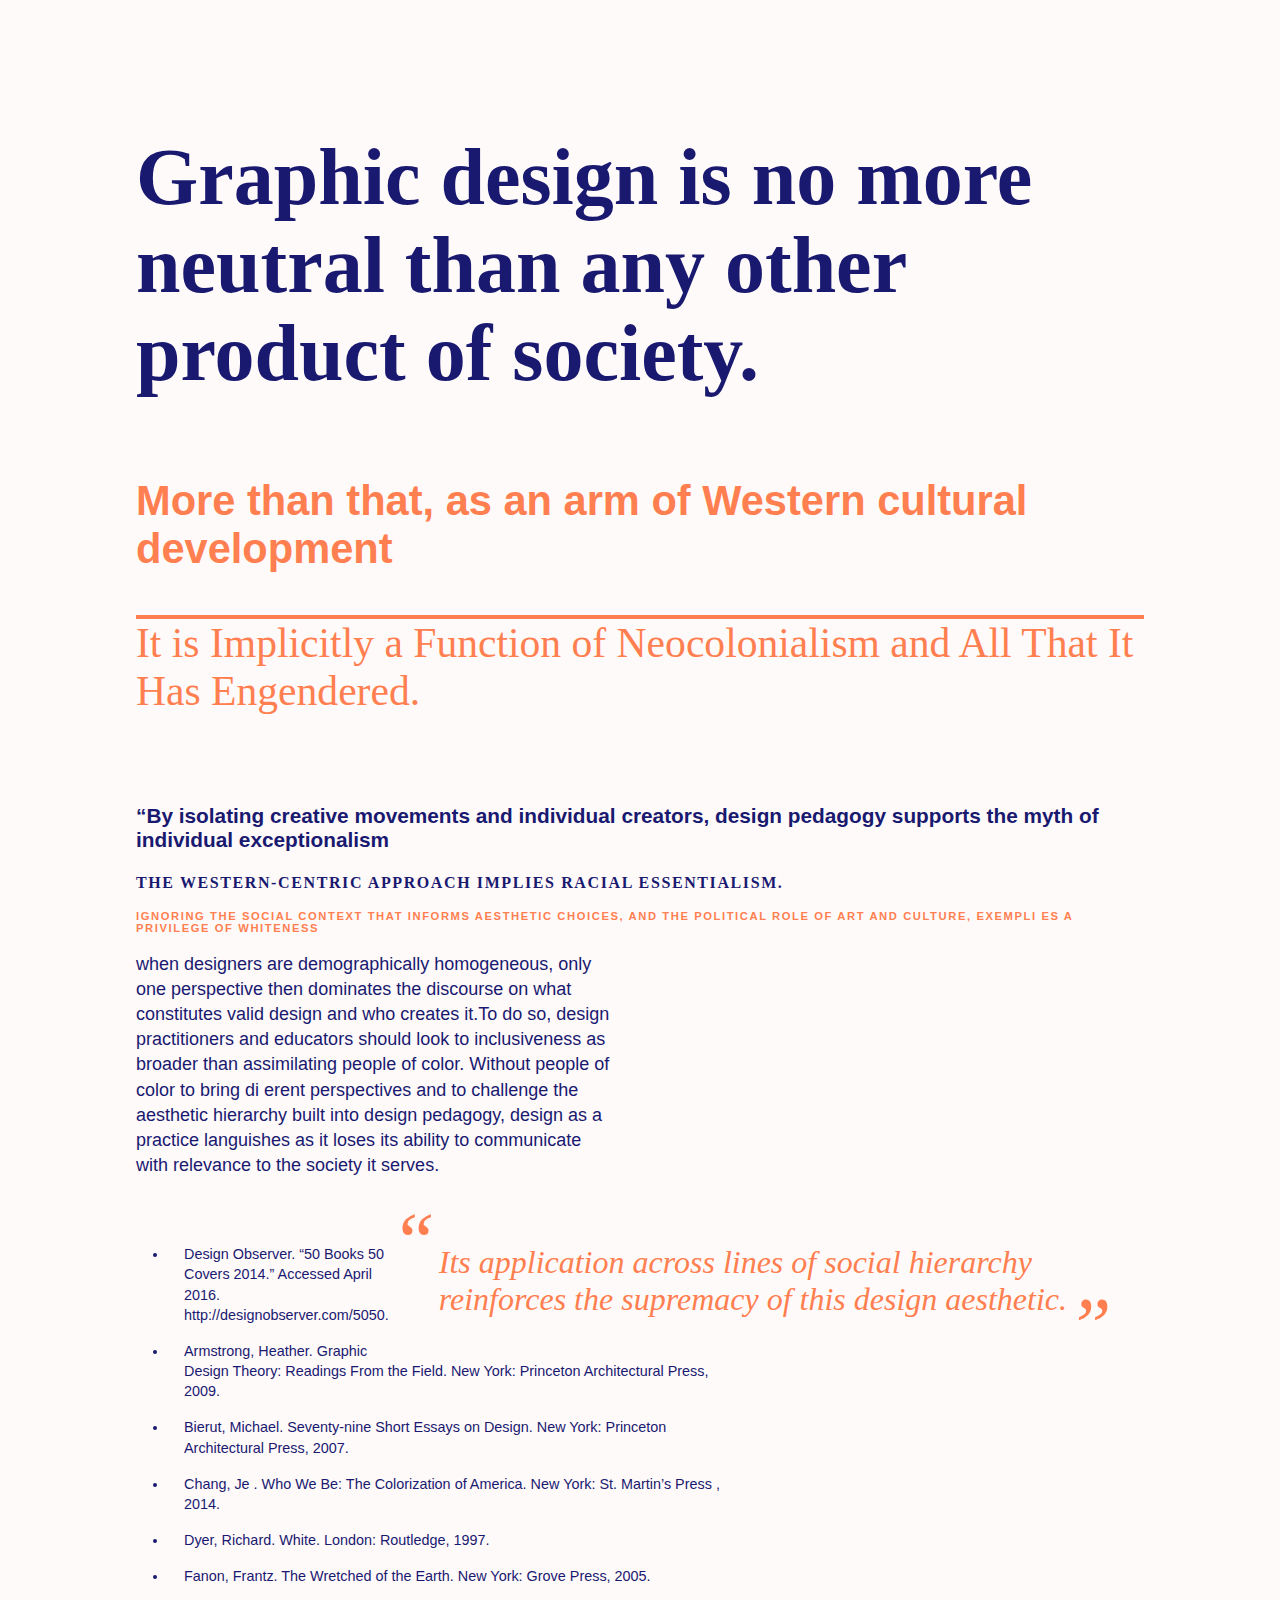
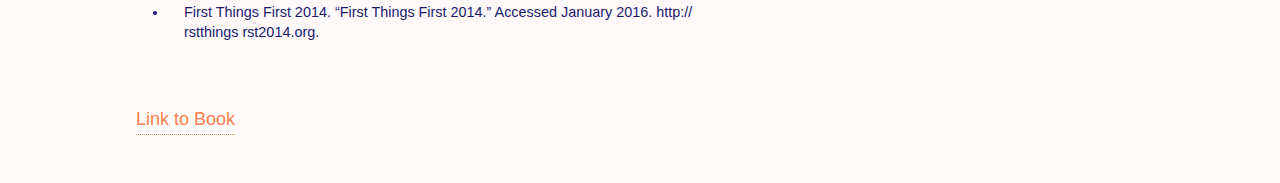
<file: index.html>
<!DOCTYPE html>
<html>
  <head>

    <title>First Project!</title>

    <!-- <link rel="stylesheet" type="text/css" href="style.css"> -->

    <style>

    .pagenum {
      position: absolute;
      right: 4px;
      text-indent: 0em;
      text-align: right;
      font-size: 70%;
      font-weight: normal;
      font-variant: normal;
      font-style: normal;
      letter-spacing: normal;
      line-height: normal;
      color: #acacac;
      border: 1px solid #acacac;
      background: #ffffff;
      padding: 1px 2px;
    }

    table {
      width:100%;
    }

    tr:hover {
      background: white;
    }

    body {
      font-family:sans-serif;
      font-size:18px;
      padding:5vh 10vw;
      background: snow;
      color:midnightblue;
    }

    h1,h2,h3,h4,h5,h6 {
      margin:0;
    }

    h1,h3,h5 {
      font-family:"Georgia", serif;
    }

    h1 {
      font-size:5rem;
      line-height: 1.1;
      margin:1em 0;

    }

    h2 {
      font-size:2.6rem;
      margin: 0;
      margin:1em 0;
      color:coral;

    }

    h3 {
      font-size:2.6rem;
      color:coral;
      margin:0em 0 1em 0;
      font-weight: normal;
      border-top: .1em solid;
      padding-bottom: 1em;
      display:inline-block;

    }

    h4 {
      font-size:1.3rem;
      margin: .3em 0 1em 0;
    }

    h5 {
      font-size:1rem;
      text-transform: uppercase;
      letter-spacing: .1rem;
      line-height: 1.3rem;
      margin:1em 0 1em 0;
    }

    h6 {
      font-size:.7rem;
      text-transform: uppercase;
      letter-spacing: .1rem;
      color:coral;

      margin:1em 0 1em 0;

    }

    p,li {
      line-height: 1.4;
    }

    p {
      max-width: 30rem;
    }

    ul {

    }

    li {
      font-size: .9rem;
      max-width: 34rem;
    }

    a {
      color:coral;
      text-decoration: none;
      padding-bottom: .3em;
      border-bottom: 1px dotted;
      transition: 300ms;
    }

    a:hover {
      color:midnightblue;
      padding-bottom: .6em;
      border-bottom: 1px solid;
    }

    blockquote {
      font-size: 2rem;
      font-family: serif;
      font-style: italic;
      margin-top: 3rem;
      color:coral;
      float:right;
      width:66%;
    }

    blockquote:before {
      content:"\201C";
      /*https://www.evotech.net/articles/testjsentities.html*/
      position: absolute;
      margin-left:-3rem;
      margin-top: -3rem;
      font-size: 5rem;
    }

    blockquote:after {
      content:"\201D";
      /*https://www.evotech.net/articles/testjsentities.html*/
      position: absolute;
      margin-right:-3rem;
      margin-top: 0rem;
      font-size: 5rem;
    }

    li {
      margin: 1rem 0 1rem 0;
      padding-left: 1rem;
    }

    ul {
      padding:2rem;
    }

    .highlight {
      border-bottom: .5rem solid;
      color:coral;
    }

    .chapter {
      margin-top:24em;
      margin-bottom:3em;
    }


    </style>

  </head>

  <body>

    <h1>Graphic design is no more neutral than any other product of society.</h1>

    <h2>More than that, as an arm of Western cultural development</h2>

    <h3>It is Implicitly a Function of Neocolonialism and All That It Has Engendered.</h3>

    <h4>“By isolating creative movements and individual creators, design pedagogy supports the myth of individual exceptionalism</h4>

    <h5>The Western-centric approach implies racial essentialism.</h5>

    <h6>Ignoring the social context that informs aesthetic choices, and the political role of art and culture, exempli es a privilege of whiteness</h6>

    <p>when designers are demographically homogeneous, only one perspective then dominates the discourse on what constitutes valid design and who creates it.To do so, design practitioners and educators should look to inclusiveness as broader than assimilating people of color. Without people of color to bring di erent perspectives and to challenge the aesthetic hierarchy built into design pedagogy, design as a practice languishes as it loses its ability to communicate with relevance to the society it serves.</p>

    <blockquote>Its application across lines of social hierarchy reinforces the supremacy of this design aesthetic.</blockquote>

    <ul>
      <li>Design Observer. “50 Books 50 Covers 2014.” Accessed April 2016. http://designobserver.com/5050.</li>
      <li>Armstrong, Heather. Graphic Design Theory: Readings From the Field. New York: Princeton Architectural Press, 2009.</li>
      <li>Bierut, Michael. Seventy-nine Short Essays on Design. New York: Princeton Architectural Press, 2007.</li>
      <li>Chang, Je . Who We Be: The Colorization of America. New York: St. Martin’s Press , 2014.</li>
      <li>Dyer, Richard. White. London: Routledge, 1997.</li>
      <li>Fanon, Frantz. The Wretched of the Earth. New York: Grove Press, 2005.</li>
      <li>First Things First 2014. “First Things First 2014.” Accessed January 2016. http:// rstthings rst2014.org.</li>
    </ul>

    <a href="book.html">Link to Book</a>

  </body>

</html>
</file>
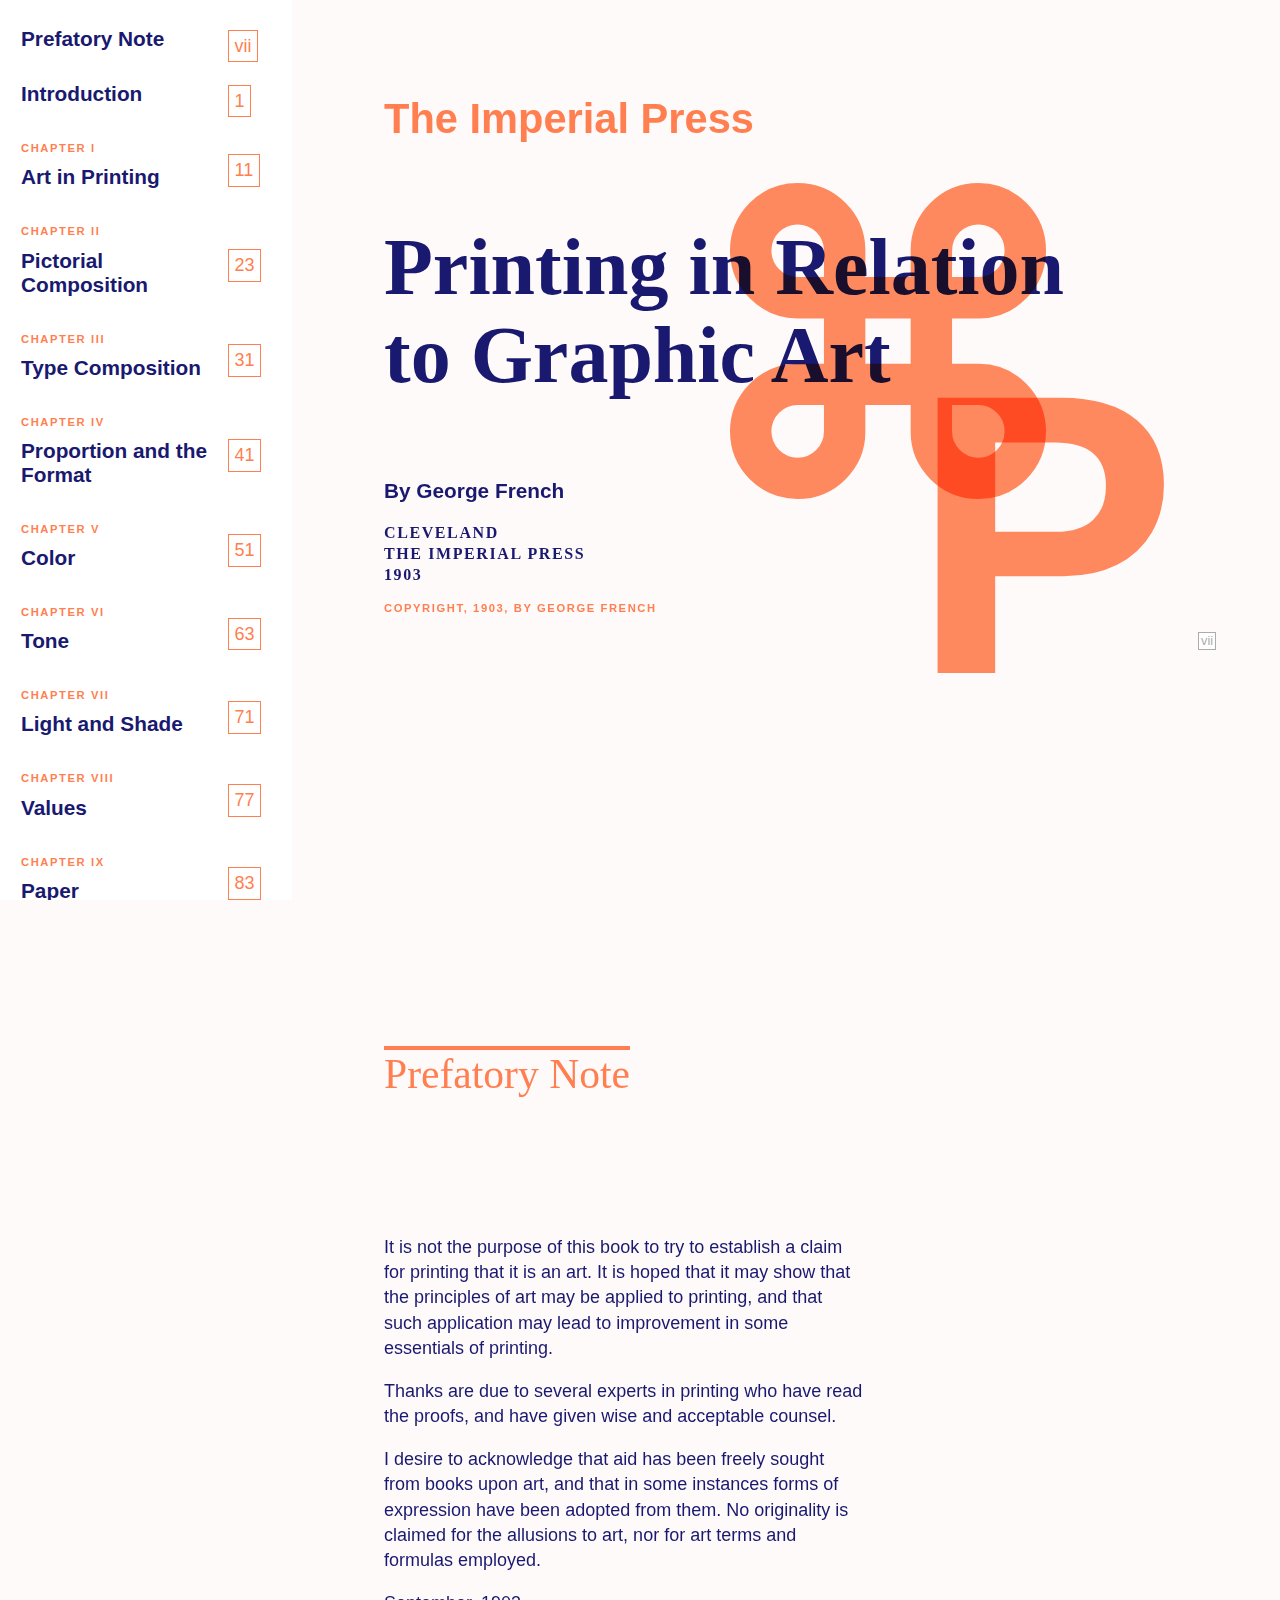
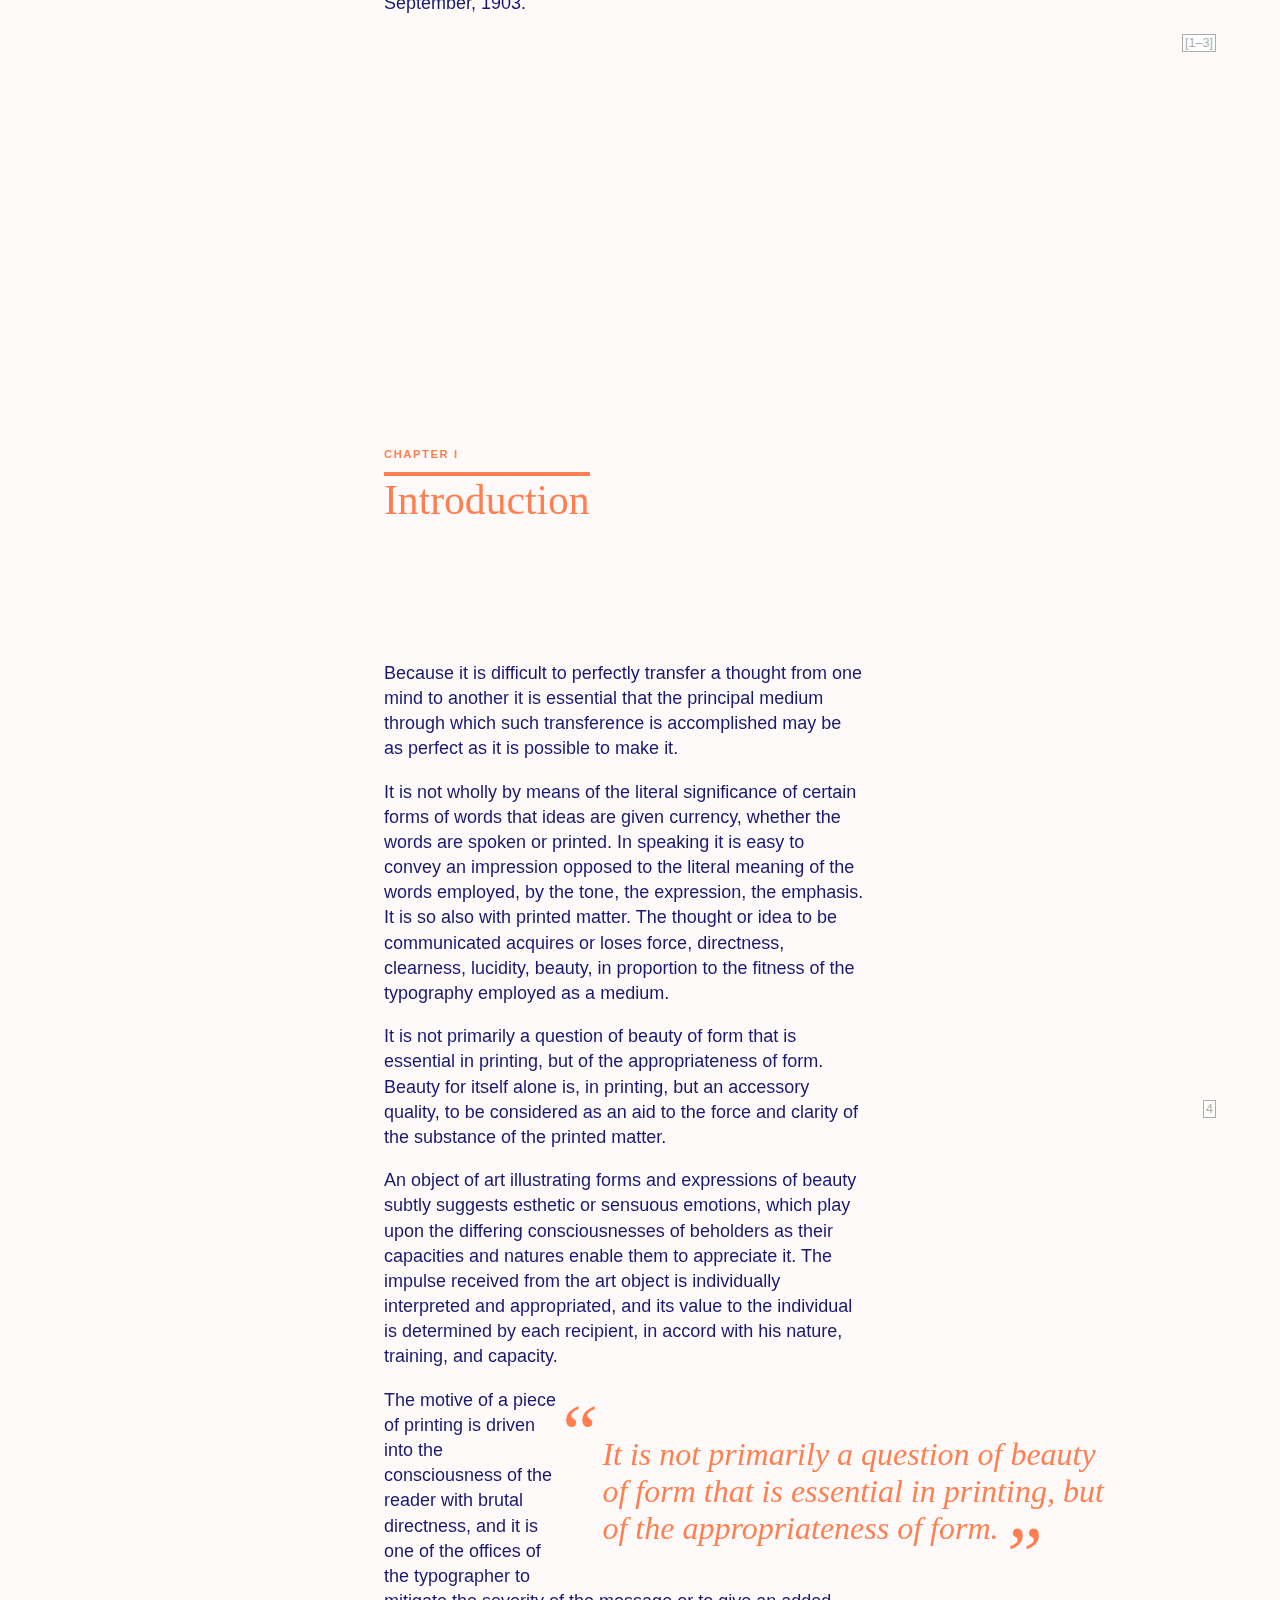
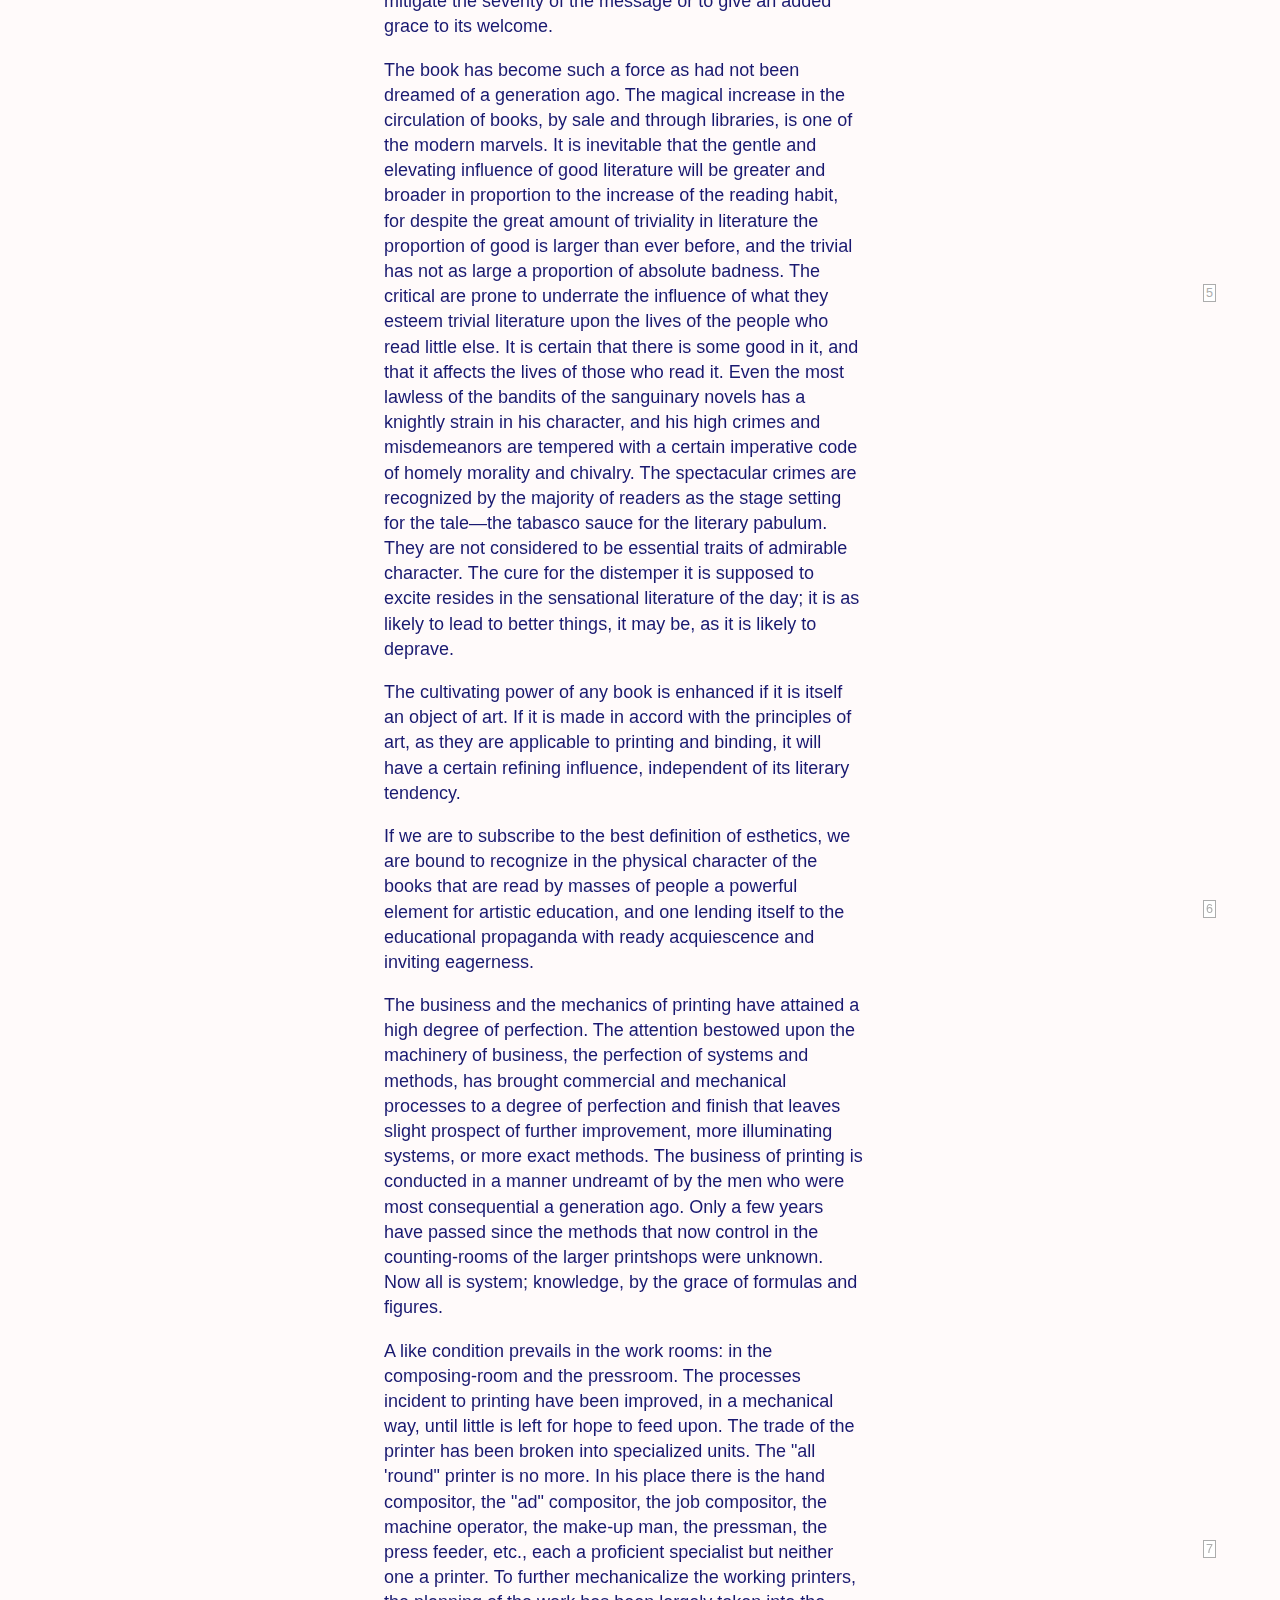
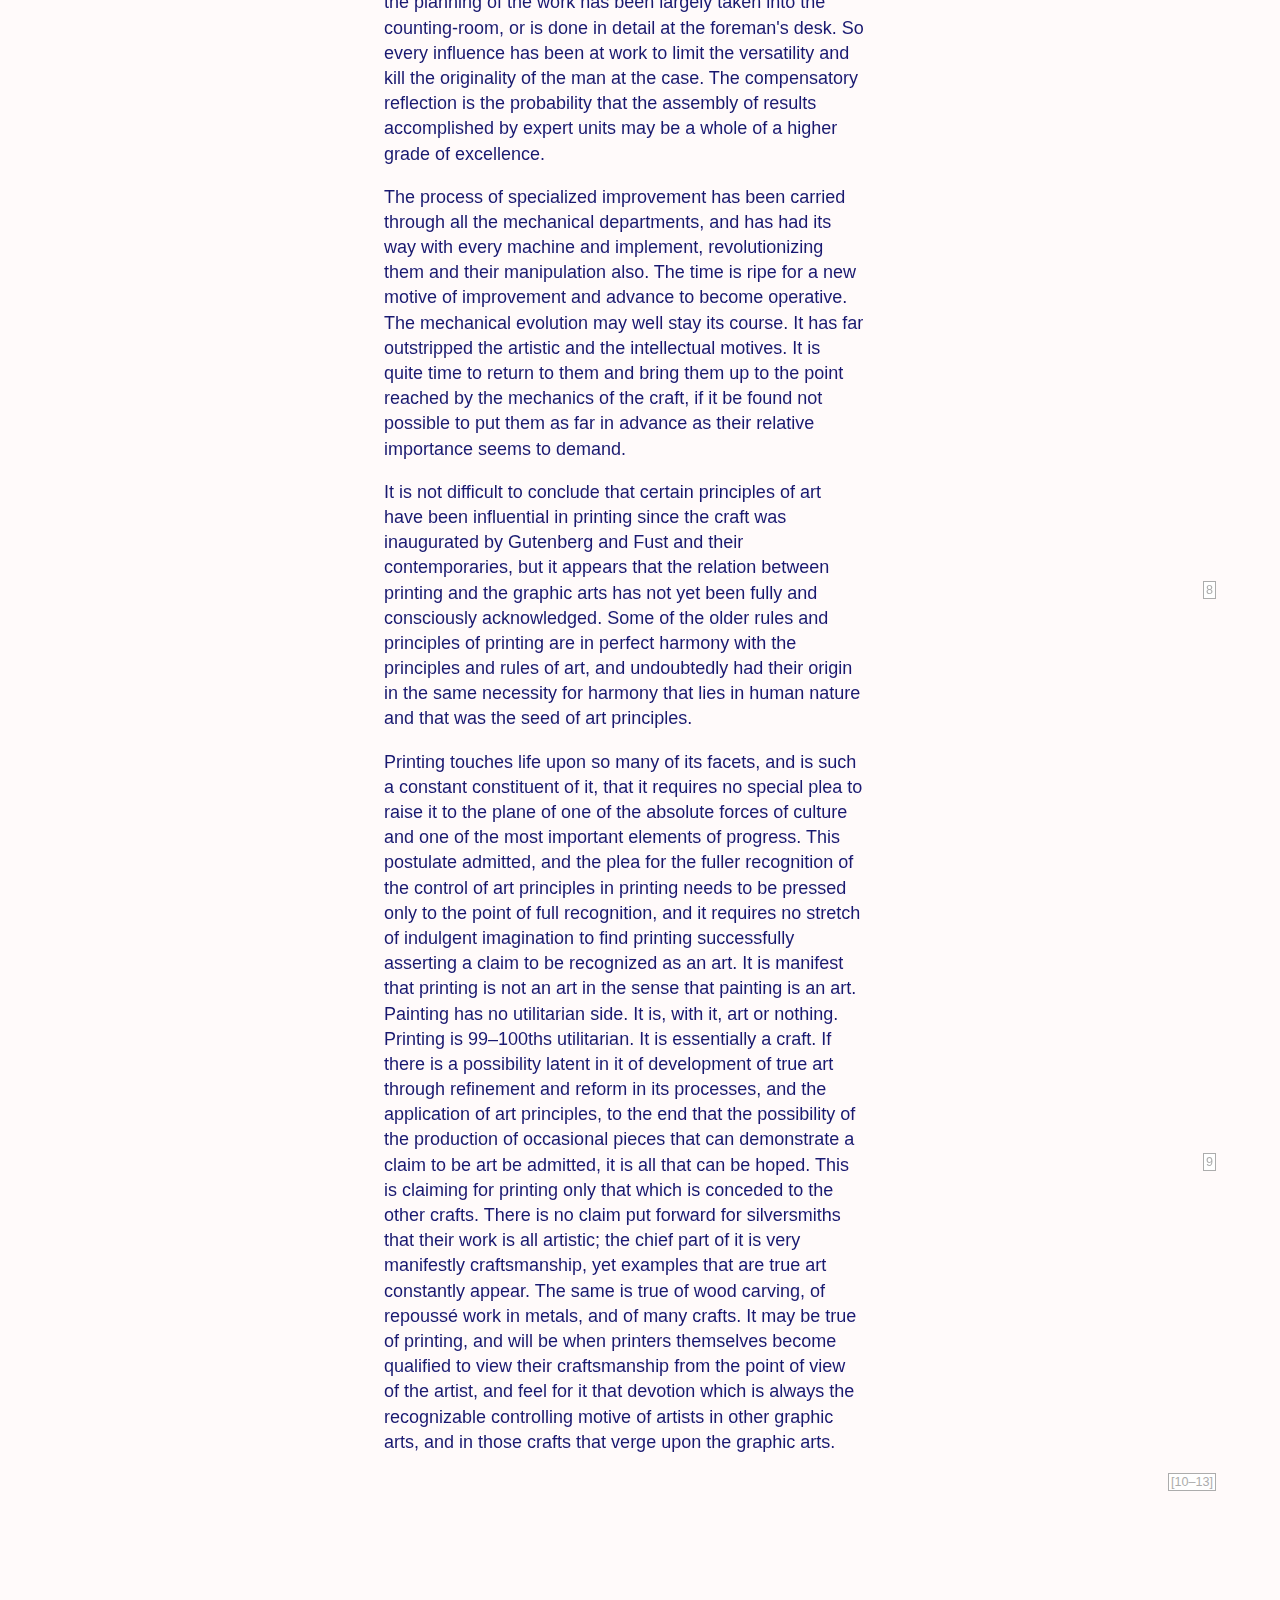
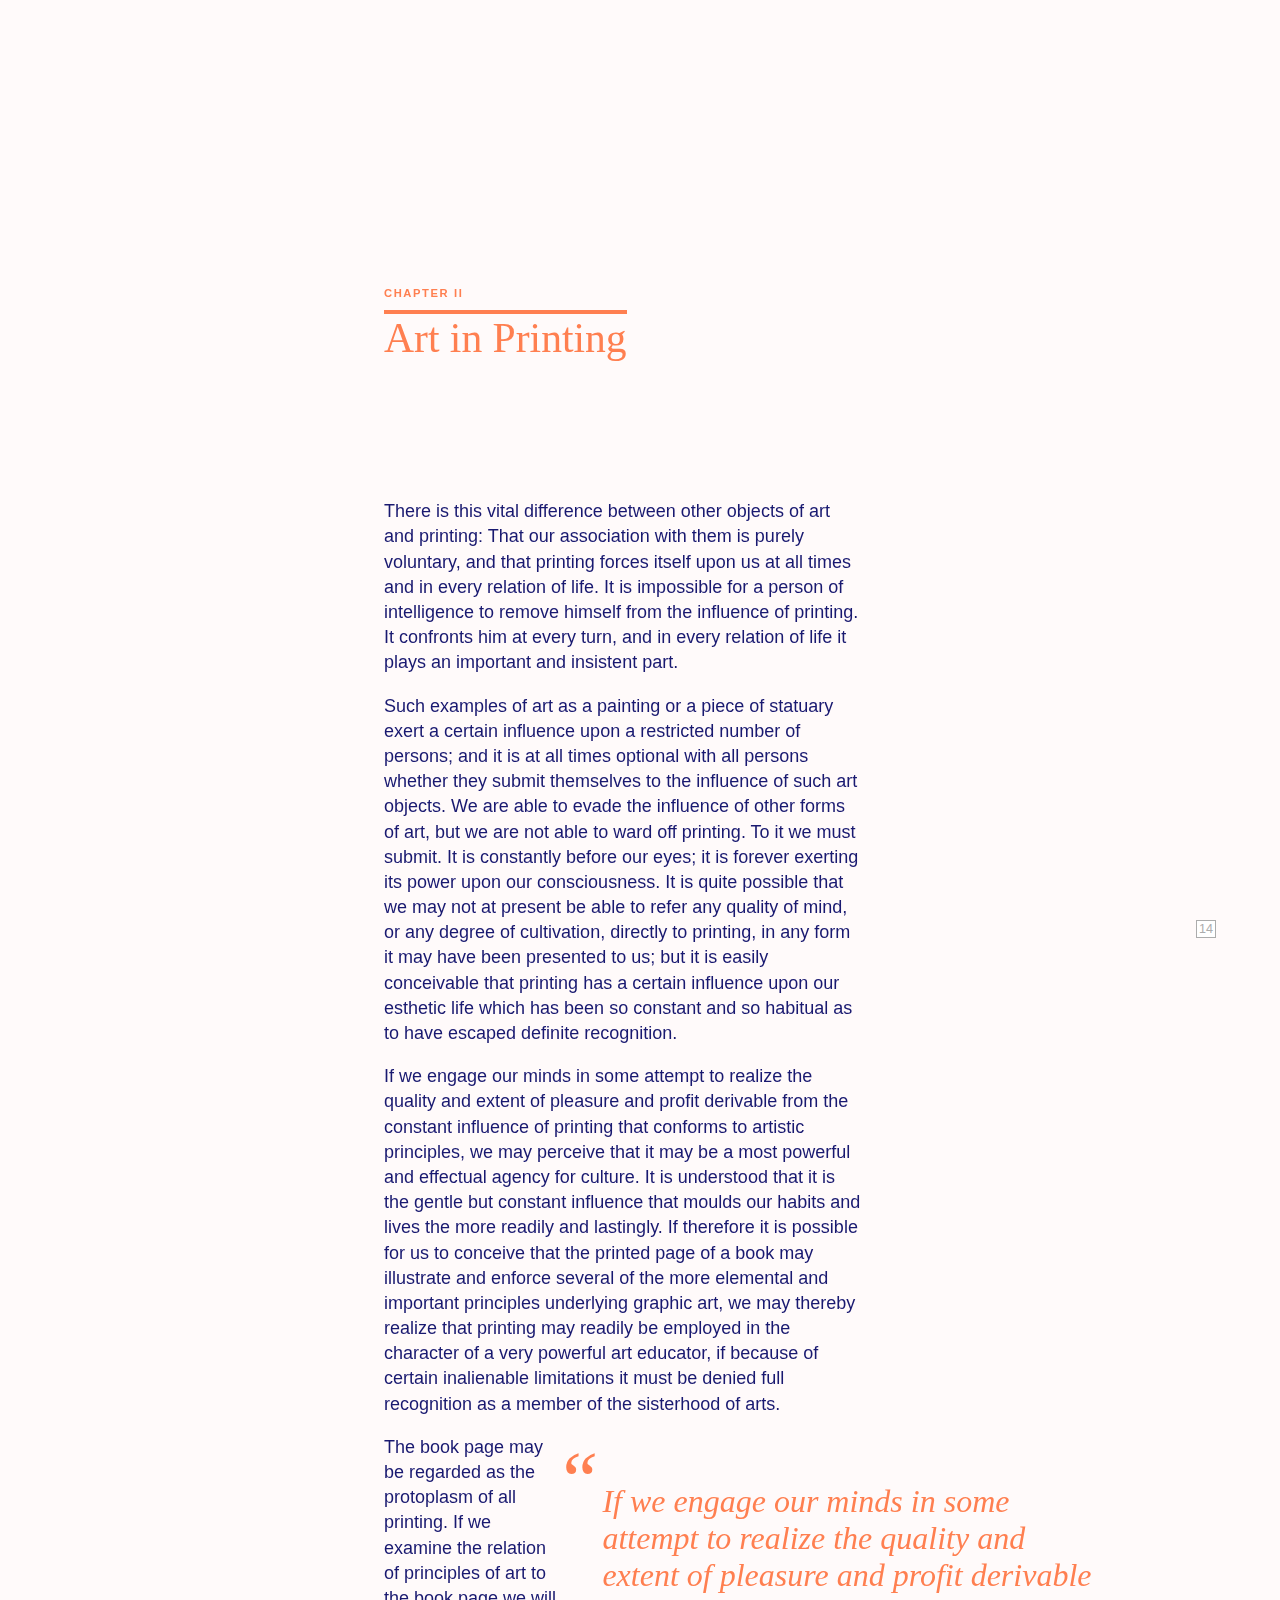
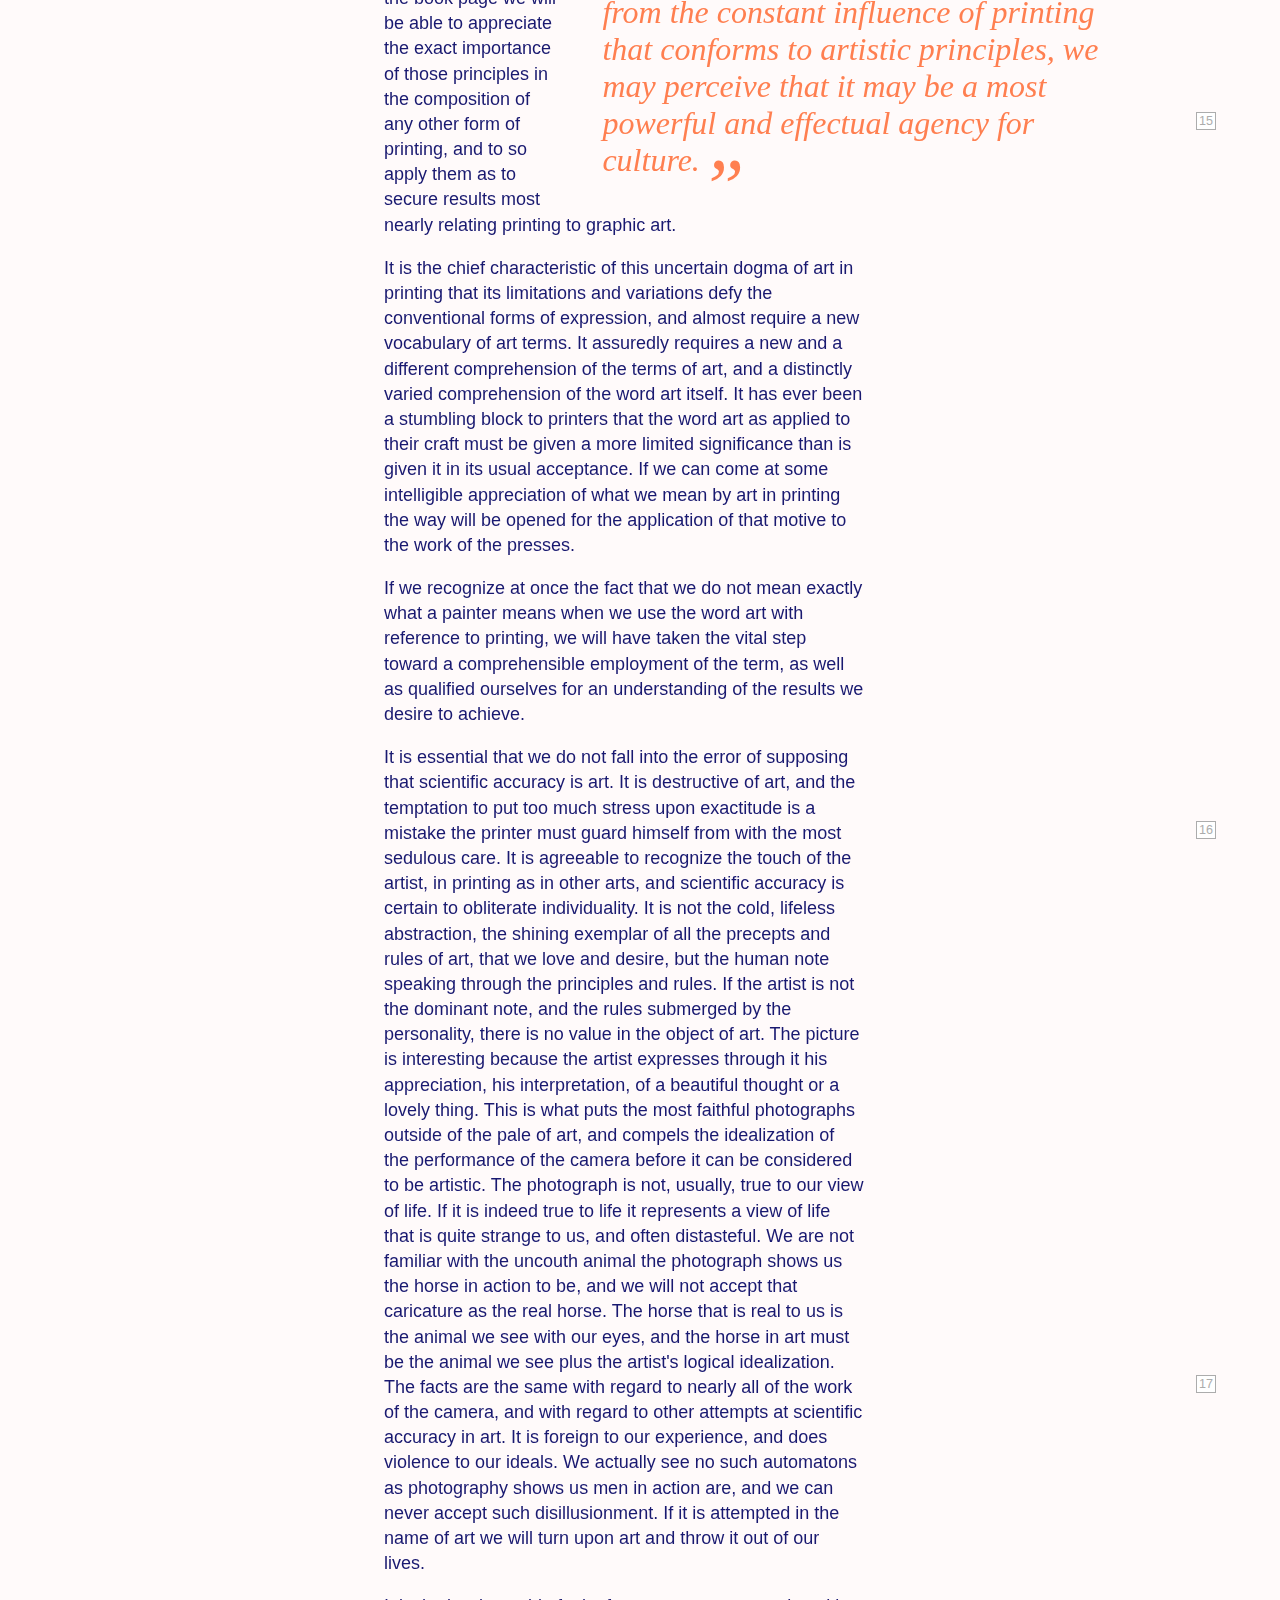
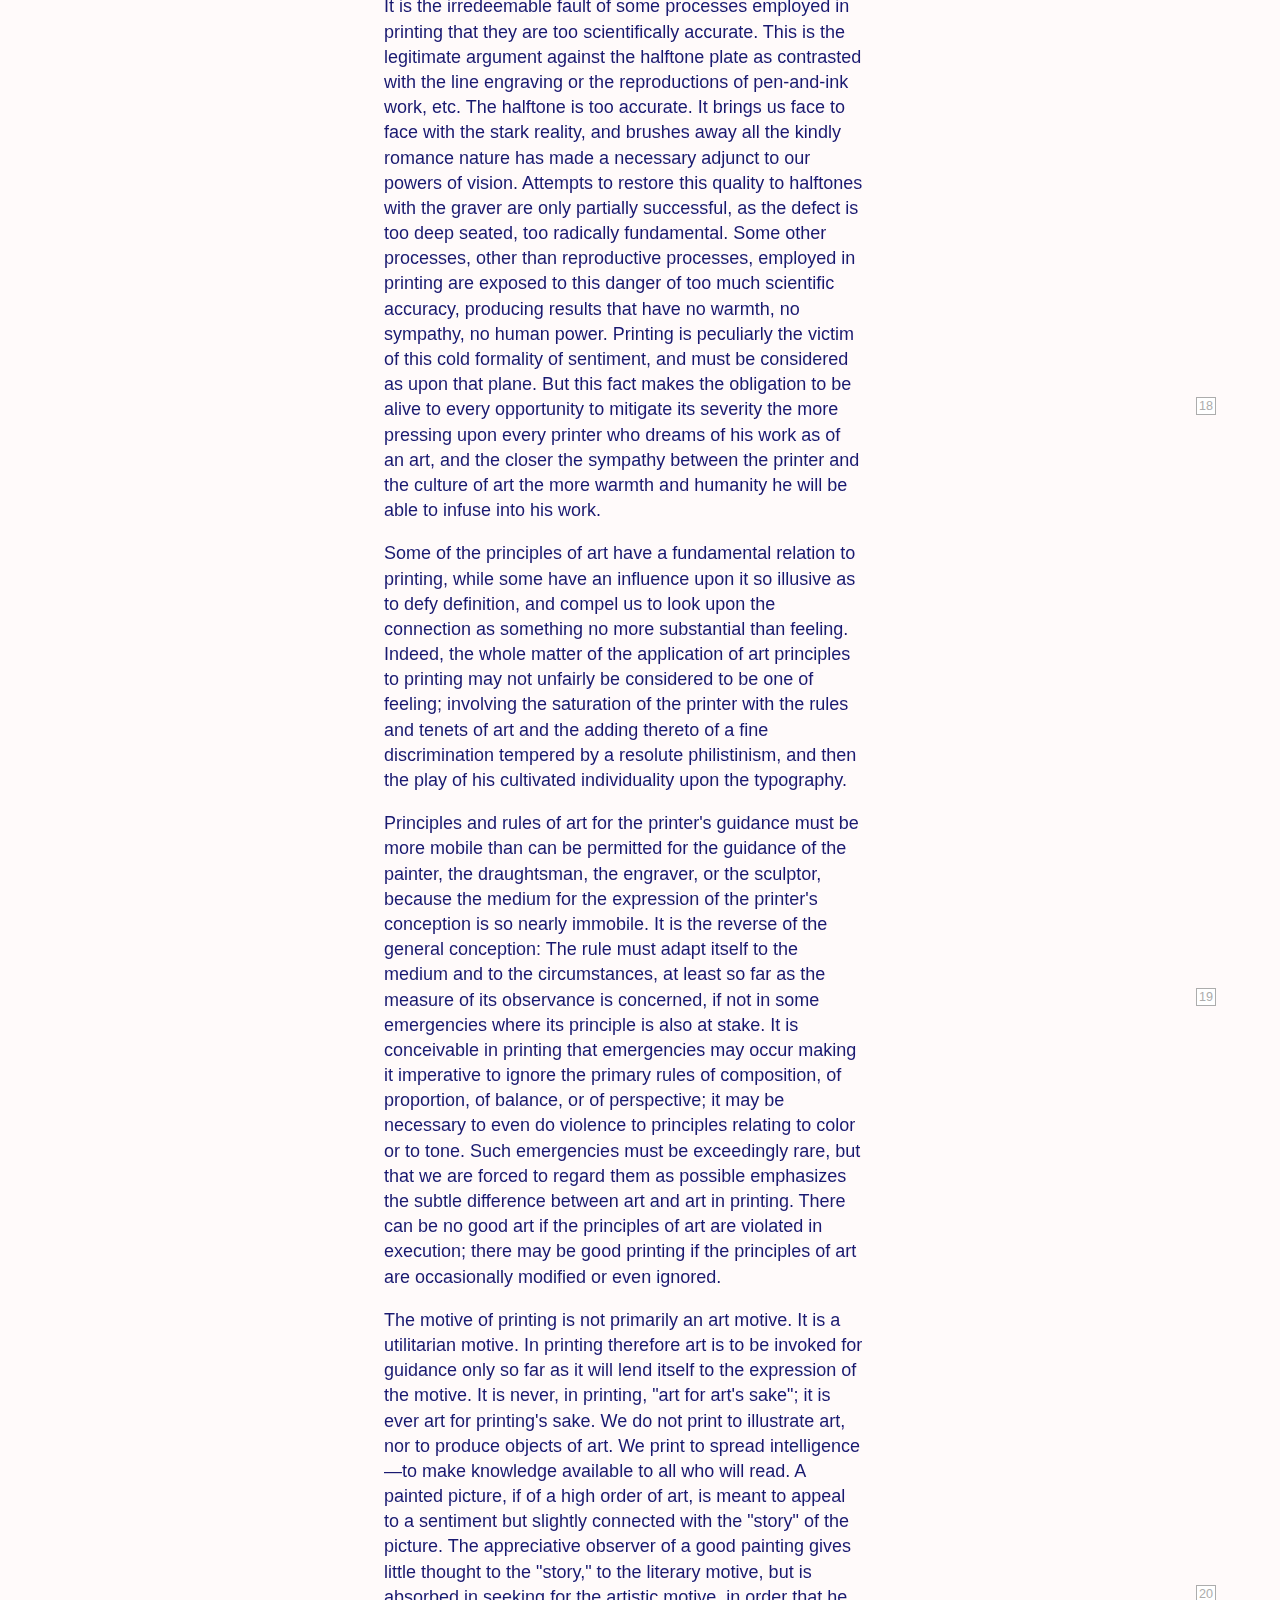
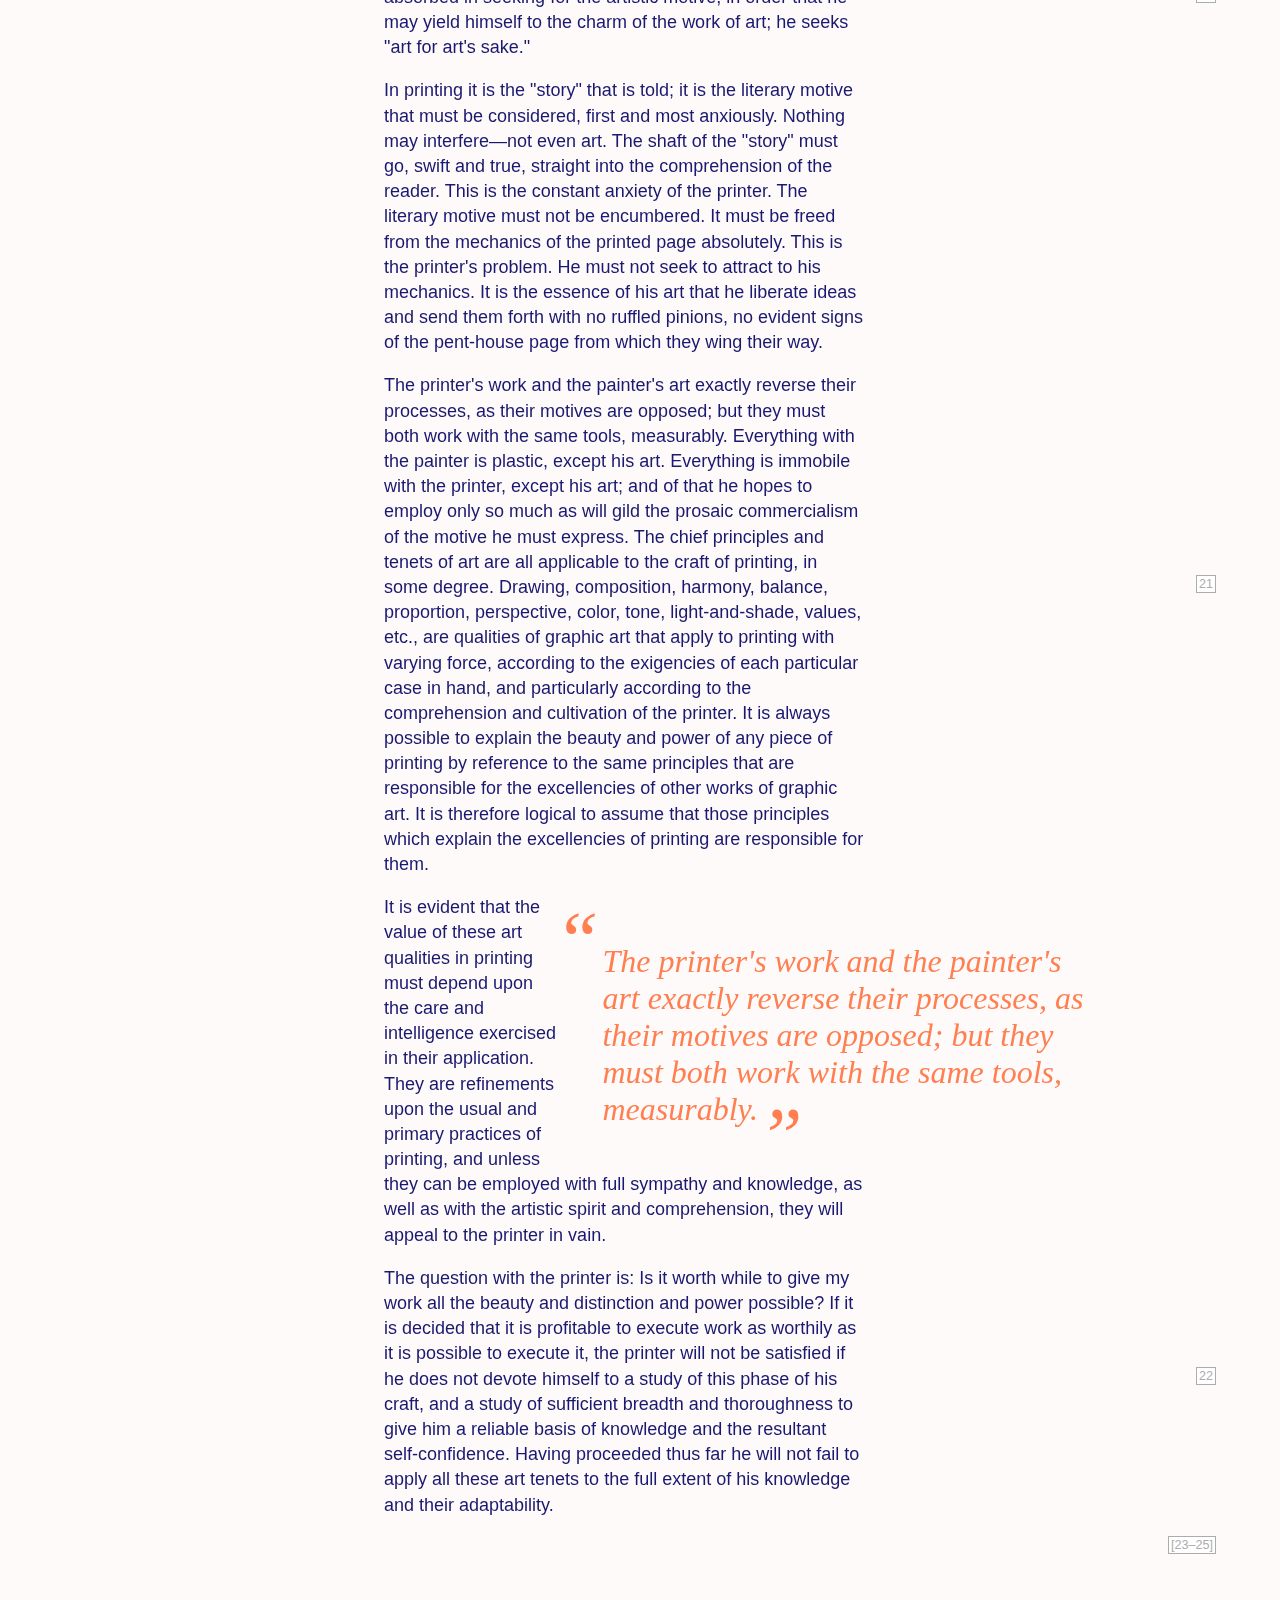
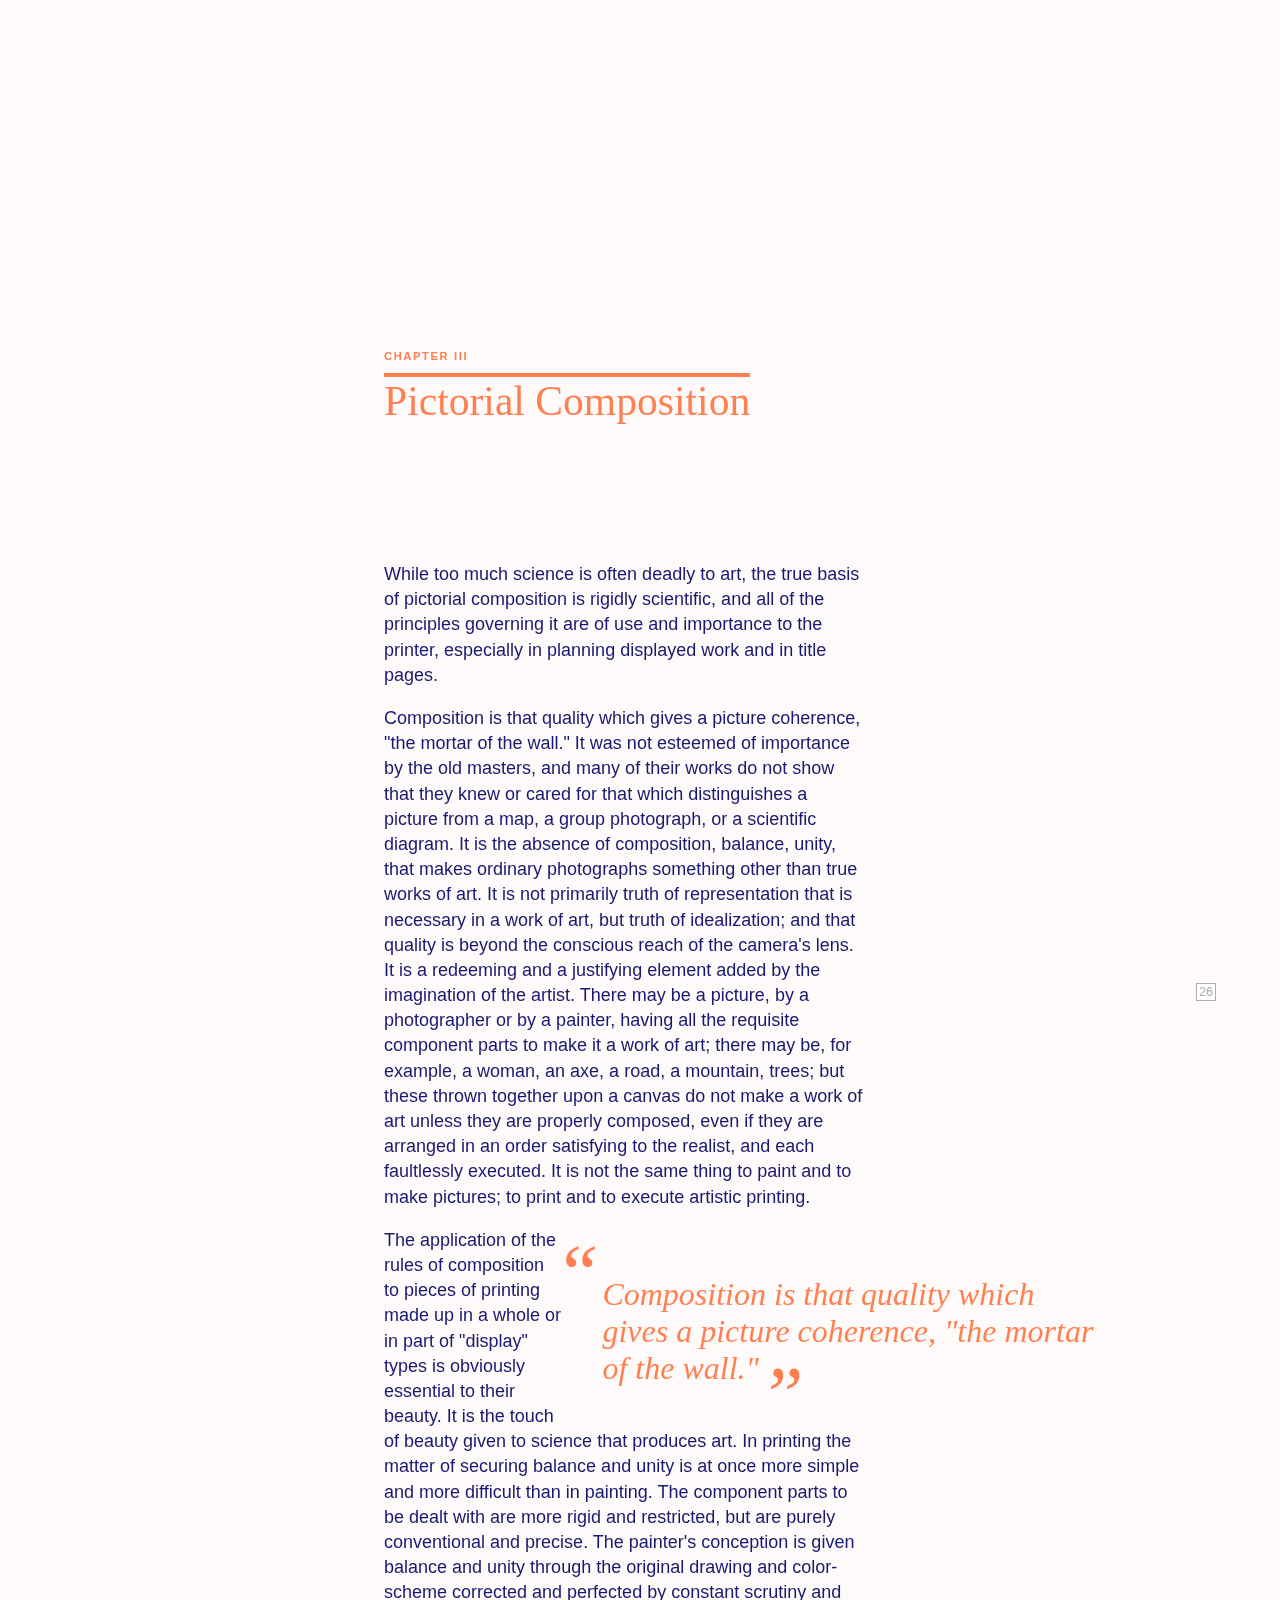
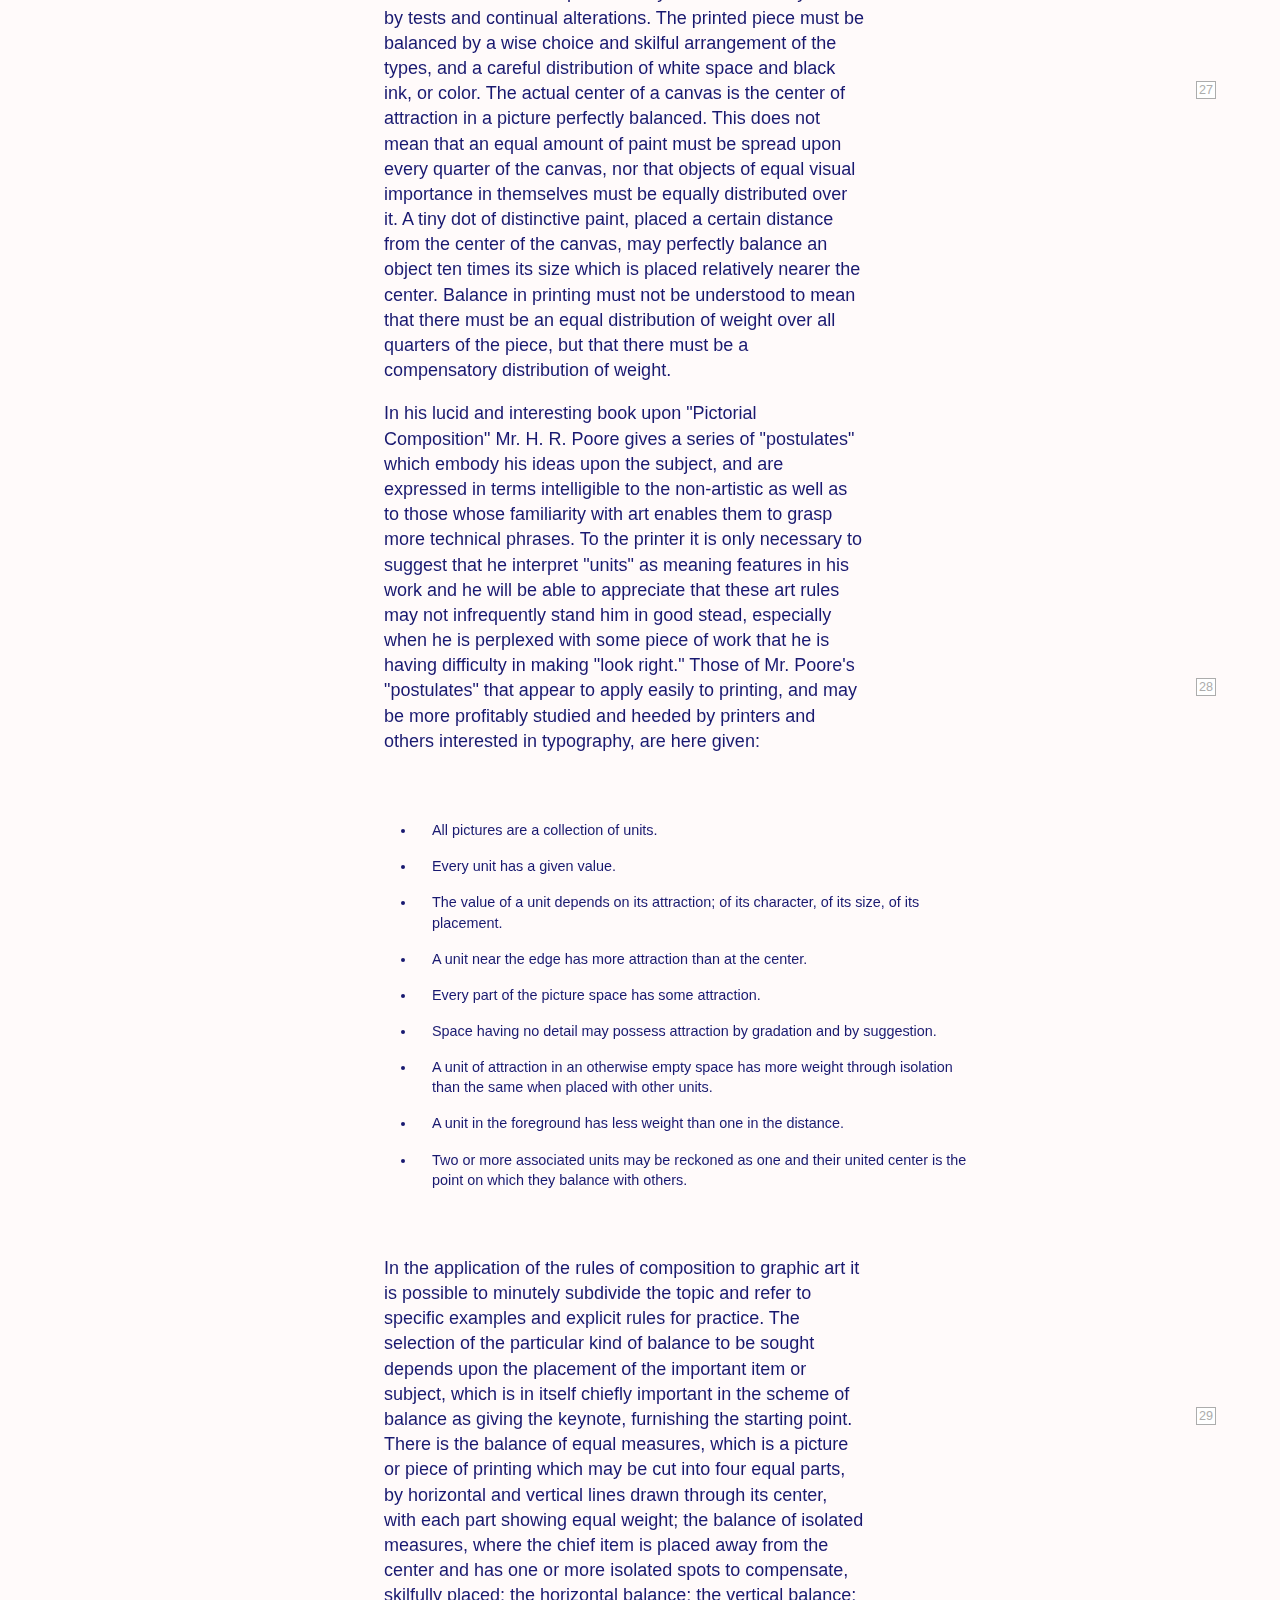
<file: book-style.html>
<!DOCTYPE html PUBLIC "-//W3C//DTD XHTML 1.0 Strict//EN" "http://www.w3.org/TR/xhtml1/DTD/xhtml1-strict.dtd">
<!-- saved from url=(0056)http://www.gutenberg.org/files/54349/54349-h/54349-h.htm -->
<html xmlns="http://www.w3.org/1999/xhtml" xml:lang="en" lang="en"><head><meta http-equiv="Content-Type" content="text/html; charset=UTF-8">

    <title>The Project Gutenberg eBook of Printing in Relation to Graphic Art, by George French</title>

    <!-- Place your Stylesheet Between HERE -->
      <link rel="stylesheet" type="text/css" href="style.css">
    <!-- and HERE -->

    <style type="text/css">
    /* Page-specific Styles */
    .pagenum {
      position: absolute;
      right: 5vw;
      text-indent: 0em;
      text-align: right;
      font-size: 70%;
      font-weight: normal;
      font-variant: normal;
      font-style: normal;
      letter-spacing: normal;
      line-height: normal;
      color: #acacac;
      border: 1px solid #acacac;
      background: #ffffff;
      padding: 1px 2px;
    }

    table {
      width:100%;
    }

   </style>

</head>

<body>








<h2>The Imperial Press</h2>


<h1>
Printing in Relation
to Graphic Art</h1>

<h4>
By George French</h4>


<h5>
Cleveland <br>
The Imperial Press<br>
1903
</h5>


<h6>
Copyright, 1903, by George French
</h6>


<div class="navigation">


  <table summary="Contents">
    <tbody>
    <tr>
      <td class="tdl"><h4>Prefatory Note</h4></td>
      <td class="tdr"><a href="#pref">vii</a></td></tr>
    <tr>
      <td class="tdl"><h4>Introduction</h4></td>
      <td class="tdr"><a href="#intro">1</a></td></tr>
    <tr>
      <td class="tdl2"><h6>Chapter I</h6>
      <h4>Art in Printing</h4>
      <td class="tdr"><a href="#ch_1">11</a></td></tr>

    <tr>
      <td class="tdl2"><h6>Chapter II</h6>
      <h4>Pictorial Composition</h4>
      <td class="tdr"><a href="#ch_2">23</a></td></tr>

    <tr>
      <td class="tdl2"><h6>Chapter III</h6>
      <h4>Type Composition</h4>
      <td class="tdr"><a href="#ch_3">31</a></td></tr>

    <tr>
      <td class="tdl2"><h6>Chapter IV</h6>
      <h4>Proportion and the Format</h4>
      <td class="tdr"><a href="#ch_4">41</a></td></tr>

    <tr>
      <td class="tdl2"><h6>Chapter V</h6>
      <h4>Color</h4>
      <td class="tdr"><a href="#ch_5">51</a></td></tr>

    <tr>
      <td class="tdl2"><h6>Chapter VI</h6>
      <h4>Tone</h4>
      <td class="tdr"><a href="#ch_6">63</a></td></tr>

    <tr>
      <td class="tdl2"><h6>Chapter VII</h6>
      <h4>Light and Shade</h4>
      <td class="tdr"><a href="#ch_7">71</a></td></tr>

    <tr>
      <td class="tdl2"><h6>Chapter VIII</h6>
      <h4>Values</h4>
      <td class="tdr"><a href="#ch_8">77</a></td></tr>

    <tr>
      <td class="tdl2"><h6>Chapter IX</h6>
      <h4>Paper</h4>
      <td class="tdr"><a href="#ch_9">83</a></td></tr>

    <tr>
      <td class="tdl2"><h6>Chapter X</h6>
      <h4>Style</h4>
      <td class="tdr"><a href="#ch_10">93</a></td></tr>

    <tr>
      <td class="tdl2"><h6>Chapter XI</h6>
      <h4>The Binding</h4>
      <td class="tdr"><a href="#ch_11">105</a></td></tr>

    <tr>
      <td class="tdl2"><h6>Chapter XII</h6>
      <h4>Specifications</h4>
      <td class="tdr"><a href="#ch_12">115</a></td></tr>
  </tbody></table>

</div>

<p><span class="pagenum"><a name="Page_vii" id="Page_vii">vii</a></span></p>

<div class="chapter">
<h3 id="pref">Prefatory Note</h3>
</div>

<p>It is not the purpose of this book to try to
establish a claim for printing that it is an art.
It is hoped that it may show that the principles
of art may be applied to printing, and that
such application may lead to improvement in
some essentials of printing.</p>

<p>Thanks are due to several experts in printing
who have read the proofs, and have given
wise and acceptable counsel.</p>

<p>I desire to acknowledge that aid has been
freely sought from books upon art, and that in
some instances forms of expression have been
adopted from them. No originality is claimed
for the allusions to art, nor for art terms and
formulas employed.</p>

<p>
September, 1903.</p>



<p><span class="pagenum"><a name="Page_1" id="Page_1">[1–3]</a></span></p>

<div class="chapter">
  <h6>Chapter I</h6>
<h3 id="intro">Introduction</h3>
</div>

<div class="p1">
<p class="in0 drop-cap"><span class="smcap">Because</span> it is difficult to perfectly
transfer a thought from
one mind to another it is essential
that the principal medium
through which such transference
is accomplished may be as perfect as it is possible
to make it.</p>

<p>It is not wholly by means of the literal significance
of certain forms of words that ideas
are given currency, whether the words are
spoken or printed. In speaking it is easy to
convey an impression opposed to the literal
meaning of the words employed, by the tone,
the expression, the emphasis. It is so also with
printed matter. The thought or idea to be communicated
acquires or loses force, directness,
clearness, lucidity, beauty, in proportion to the
fitness of the typography employed as a medium.</p>

<p>It is not primarily a question of beauty of
form that is essential in printing, but of the
appropriateness of form. Beauty for itself alone
is, in printing, but an accessory quality, to be<span class="pagenum"><a name="Page_4" id="Page_4">4</a></span>
considered as an aid to the force and clarity of
the substance of the printed matter.</p>

<p>An object of art illustrating forms and expressions
of beauty subtly suggests esthetic or
sensuous emotions, which play upon the differing
consciousnesses of beholders as their capacities
and natures enable them to appreciate
it. The impulse received from the art object is
individually interpreted and appropriated, and
its value to the individual is determined by each
recipient, in accord with his nature, training,
and capacity.</p>

<blockquote>It is not primarily a question of beauty of
form that is essential in printing, but of the
appropriateness of form.</blockquote>

<p>The motive of a piece of printing is driven
into the consciousness of the reader with brutal
directness, and it is one of the offices of the
typographer to mitigate the severity of the message
or to give an added grace to its welcome.</p>

<p>The book has become such a force as had
not been dreamed of a generation ago. The
magical increase in the circulation of books, by
sale and through libraries, is one of the modern
marvels. It is inevitable that the gentle and
elevating influence of good literature will be
greater and broader in proportion to the increase
of the reading habit, for despite the great
amount of triviality in literature the proportion
of good is larger than ever before, and the
trivial has not as large a proportion of absolute
badness. The critical are prone to underrate<span class="pagenum"><a name="Page_5" id="Page_5">5</a></span>
the influence of what they esteem trivial literature
upon the lives of the people who read
little else. It is certain that there is some good
in it, and that it affects the lives of those who
read it. Even the most lawless of the bandits
of the sanguinary novels has a knightly strain
in his character, and his high crimes and misdemeanors
are tempered with a certain imperative
code of homely morality and chivalry.
The spectacular crimes are recognized by the
majority of readers as the stage setting for the
tale—the tabasco sauce for the literary pabulum.
They are not considered to be essential
traits of admirable character. The cure for the
distemper it is supposed to excite resides in the
sensational literature of the day; it is as likely
to lead to better things, it may be, as it is likely
to deprave.</p>

<p>The cultivating power of any book is enhanced
if it is itself an object of art. If it is made
in accord with the principles of art, as they are
applicable to printing and binding, it will have
a certain refining influence, independent of its
literary tendency.</p>

<p>If we are to subscribe to the best definition
of esthetics, we are bound to recognize in the
physical character of the books that are read
by masses of people a powerful element for artistic
education, and one lending itself to the<span class="pagenum"><a name="Page_6" id="Page_6">6</a></span>
educational propaganda with ready acquiescence
and inviting eagerness.</p>

<p>The business and the mechanics of printing
have attained a high degree of perfection. The
attention bestowed upon the machinery of
business, the perfection of systems and methods,
has brought commercial and mechanical
processes to a degree of perfection and finish
that leaves slight prospect of further improvement,
more illuminating systems, or more exact
methods. The business of printing is conducted
in a manner undreamt of by the men who
were most consequential a generation ago. Only
a few years have passed since the methods that
now control in the counting-rooms of the larger
printshops were unknown. Now all is system;
knowledge, by the grace of formulas and
figures.</p>

<p>A like condition prevails in the work rooms:
in the composing-room and the pressroom.
The processes incident to printing have been
improved, in a mechanical way, until little is
left for hope to feed upon. The trade of the
printer has been broken into specialized units.
The "all 'round" printer is no more. In his
place there is the hand compositor, the "ad"
compositor, the job compositor, the machine
operator, the make-up man, the pressman, the
press feeder, etc., each a proficient specialist<span class="pagenum"><a name="Page_7" id="Page_7">7</a></span>
but neither one a printer. To further mechanicalize
the working printers, the planning of the
work has been largely taken into the counting-room,
or is done in detail at the foreman's
desk. So every influence has been at work to
limit the versatility and kill the originality of
the man at the case. The compensatory reflection
is the probability that the assembly of
results accomplished by expert units may be a
whole of a higher grade of excellence.</p>

<p>The process of specialized improvement has
been carried through all the mechanical departments,
and has had its way with every machine
and implement, revolutionizing them and their
manipulation also. The time is ripe for a new
motive of improvement and advance to become
operative. The mechanical evolution may well
stay its course. It has far outstripped the artistic
and the intellectual motives. It is quite
time to return to them and bring them up to
the point reached by the mechanics of the craft,
if it be found not possible to put them as far
in advance as their relative importance seems
to demand.</p>

<p>It is not difficult to conclude that certain
principles of art have been influential in printing
since the craft was inaugurated by Gutenberg
and Fust and their contemporaries, but
it appears that the relation between printing<span class="pagenum"><a name="Page_8" id="Page_8">8</a></span>
and the graphic arts has not yet been fully and
consciously acknowledged. Some of the older
rules and principles of printing are in perfect
harmony with the principles and rules of art,
and undoubtedly had their origin in the same
necessity for harmony that lies in human nature
and that was the seed of art principles.</p>

<p>Printing touches life upon so many of its facets,
and is such a constant constituent of it, that
it requires no special plea to raise it to the
plane of one of the absolute forces of culture
and one of the most important elements of
progress. This postulate admitted, and the plea
for the fuller recognition of the control of art
principles in printing needs to be pressed only
to the point of full recognition, and it requires
no stretch of indulgent imagination to find
printing successfully asserting a claim to be recognized
as an art. It is manifest that printing
is not an art in the sense that painting is an art.
Painting has no utilitarian side. It is, with it,
art or nothing. Printing is 99–100ths utilitarian.
It is essentially a craft. If there is a possibility
latent in it of development of true art through
refinement and reform in its processes, and
the application of art principles, to the end
that the possibility of the production of occasional
pieces that can demonstrate a claim to
be art be admitted, it is all that can be hoped.<span class="pagenum"><a name="Page_9" id="Page_9">9</a></span>
This is claiming for printing only that which
is conceded to the other crafts. There is no
claim put forward for silversmiths that their
work is all artistic; the chief part of it is very
manifestly craftsmanship, yet examples that
are true art constantly appear. The same is
true of wood carving, of repoussé work in metals,
and of many crafts. It may be true of printing,
and will be when printers themselves become
qualified to view their craftsmanship from
the point of view of the artist, and feel for it
that devotion which is always the recognizable
controlling motive of artists in other graphic
arts, and in those crafts that verge upon the
graphic arts.</p>



<p><span class="pagenum"><a name="Page_10" id="Page_10">[10–13]</a></span></p>

<div class="chapter">
  <h6>Chapter II</h6>
<h3 id="ch_1">Art in Printing</h3>
</div>

<div class="p1">
<p>There is this vital difference
between other objects of art
and printing: That our association
with them is purely
voluntary, and that printing
forces itself upon us at all times and in every
relation of life. It is impossible for a person of
intelligence to remove himself from the influence
of printing. It confronts him at every
turn, and in every relation of life it plays an
important and insistent part.</p>

<p>Such examples of art as a painting or a piece
of statuary exert a certain influence upon a
restricted number of persons; and it is at all
times optional with all persons whether they
submit themselves to the influence of such art
objects. We are able to evade the influence of
other forms of art, but we are not able to ward
off printing. To it we must submit. It is constantly
before our eyes; it is forever exerting
its power upon our consciousness. It is quite
possible that we may not at present be able
to refer any quality of mind, or any degree of<span class="pagenum"><a name="Page_14" id="Page_14">14</a></span>
cultivation, directly to printing, in any form it
may have been presented to us; but it is easily
conceivable that printing has a certain influence
upon our esthetic life which has been so constant
and so habitual as to have escaped definite
recognition.</p>

<p>If we engage our minds in some attempt to
realize the quality and extent of pleasure and
profit derivable from the constant influence of
printing that conforms to artistic principles, we
may perceive that it may be a most powerful
and effectual agency for culture. It is understood
that it is the gentle but constant influence
that moulds our habits and lives the more
readily and lastingly. If therefore it is possible
for us to conceive that the printed page of a
book may illustrate and enforce several of the
more elemental and important principles underlying
graphic art, we may thereby realize
that printing may readily be employed in the
character of a very powerful art educator, if because
of certain inalienable limitations it must
be denied full recognition as a member of the
sisterhood of arts.</p>

<blockquote>If we engage our minds in some attempt to
realize the quality and extent of pleasure and
profit derivable from the constant influence of
printing that conforms to artistic principles, we
may perceive that it may be a most powerful
and effectual agency for culture.</blockquote>

<p>The book page may be regarded as the protoplasm
of all printing. If we examine the relation
of principles of art to the book page we
will be able to appreciate the exact importance
of those principles in the composition of any<span class="pagenum"><a name="Page_15" id="Page_15">15</a></span>
other form of printing, and to so apply them
as to secure results most nearly relating printing
to graphic art.</p>

<p>It is the chief characteristic of this uncertain
dogma of art in printing that its limitations
and variations defy the conventional forms of
expression, and almost require a new vocabulary
of art terms. It assuredly requires a new
and a different comprehension of the terms of
art, and a distinctly varied comprehension of
the word art itself. It has ever been a stumbling
block to printers that the word art as
applied to their craft must be given a more
limited significance than is given it in its usual
acceptance. If we can come at some intelligible
appreciation of what we mean by art in printing
the way will be opened for the application
of that motive to the work of the presses.</p>

<p>If we recognize at once the fact that we do
not mean exactly what a painter means when
we use the word art with reference to printing,
we will have taken the vital step toward a comprehensible
employment of the term, as well
as qualified ourselves for an understanding of
the results we desire to achieve.</p>

<p>It is essential that we do not fall into the error
of supposing that scientific accuracy is art.
It is destructive of art, and the temptation to
put too much stress upon exactitude is a mistake<span class="pagenum"><a name="Page_16" id="Page_16">16</a></span>
the printer must guard himself from with
the most sedulous care. It is agreeable to recognize
the touch of the artist, in printing as
in other arts, and scientific accuracy is certain
to obliterate individuality. It is not the cold,
lifeless abstraction, the shining exemplar of all
the precepts and rules of art, that we love and
desire, but the human note speaking through
the principles and rules. If the artist is not the
dominant note, and the rules submerged by
the personality, there is no value in the object
of art. The picture is interesting because the
artist expresses through it his appreciation, his
interpretation, of a beautiful thought or a lovely
thing. This is what puts the most faithful
photographs outside of the pale of art, and compels
the idealization of the performance of the
camera before it can be considered to be artistic.
The photograph is not, usually, true to
our view of life. If it is indeed true to life it represents
a view of life that is quite strange to us,
and often distasteful. We are not familiar with
the uncouth animal the photograph shows us
the horse in action to be, and we will not accept
that caricature as the real horse. The horse that
is real to us is the animal we see with our eyes,
and the horse in art must be the animal we see
plus the artist's logical idealization. The facts
are the same with regard to nearly all of the<span class="pagenum"><a name="Page_17" id="Page_17">17</a></span>
work of the camera, and with regard to other
attempts at scientific accuracy in art. It is foreign
to our experience, and does violence to
our ideals. We actually see no such automatons
as photography shows us men in action are,
and we can never accept such disillusionment.
If it is attempted in the name of art we will
turn upon art and throw it out of our lives.</p>

<p>It is the irredeemable fault of some processes
employed in printing that they are too
scientifically accurate. This is the legitimate argument
against the halftone plate as contrasted
with the line engraving or the reproductions
of pen-and-ink work, etc. The halftone is too
accurate. It brings us face to face with the stark
reality, and brushes away all the kindly romance
nature has made a necessary adjunct to
our powers of vision. Attempts to restore this
quality to halftones with the graver are only
partially successful, as the defect is too deep
seated, too radically fundamental. Some other
processes, other than reproductive processes,
employed in printing are exposed to this danger
of too much scientific accuracy, producing
results that have no warmth, no sympathy, no
human power. Printing is peculiarly the victim
of this cold formality of sentiment, and must
be considered as upon that plane. But this fact
makes the obligation to be alive to every<span class="pagenum"><a name="Page_18" id="Page_18">18</a></span>
opportunity to mitigate its severity the more
pressing upon every printer who dreams of his
work as of an art, and the closer the sympathy
between the printer and the culture of art the
more warmth and humanity he will be able to
infuse into his work.</p>

<p>Some of the principles of art have a fundamental
relation to printing, while some have
an influence upon it so illusive as to defy definition,
and compel us to look upon the connection
as something no more substantial than
feeling. Indeed, the whole matter of the application
of art principles to printing may not
unfairly be considered to be one of feeling; involving
the saturation of the printer with the
rules and tenets of art and the adding thereto
of a fine discrimination tempered by a resolute
philistinism, and then the play of his cultivated
individuality upon the typography.</p>

<p>Principles and rules of art for the printer's
guidance must be more mobile than can be
permitted for the guidance of the painter, the
draughtsman, the engraver, or the sculptor, because
the medium for the expression of the
printer's conception is so nearly immobile. It
is the reverse of the general conception: The
rule must adapt itself to the medium and to
the circumstances, at least so far as the measure
of its observance is concerned, if not in some<span class="pagenum"><a name="Page_19" id="Page_19">19</a></span>
emergencies where its principle is also at stake.
It is conceivable in printing that emergencies
may occur making it imperative to ignore the
primary rules of composition, of proportion,
of balance, or of perspective; it may be necessary
to even do violence to principles relating
to color or to tone. Such emergencies must be
exceedingly rare, but that we are forced to regard
them as possible emphasizes the subtle
difference between art and art in printing. There
can be no good art if the principles of art are
violated in execution; there may be good printing
if the principles of art are occasionally modified
or even ignored.</p>

<p>The motive of printing is not primarily an
art motive. It is a utilitarian motive. In printing
therefore art is to be invoked for guidance
only so far as it will lend itself to the expression
of the motive. It is never, in printing,
"art for art's sake"; it is ever art for printing's
sake. We do not print to illustrate art, nor to
produce objects of art. We print to spread intelligence—to
make knowledge available to
all who will read. A painted picture, if of a high
order of art, is meant to appeal to a sentiment
but slightly connected with the "story" of the
picture. The appreciative observer of a good
painting gives little thought to the "story," to
the literary motive, but is absorbed in seeking<span class="pagenum"><a name="Page_20" id="Page_20">20</a></span>
for the artistic motive, in order that he may
yield himself to the charm of the work of art;
he seeks "art for art's sake."</p>

<p>In printing it is the "story" that is told;
it is the literary motive that must be considered,
first and most anxiously. Nothing may
interfere—not even art. The shaft of the
"story" must go, swift and true, straight into
the comprehension of the reader. This is the
constant anxiety of the printer. The literary
motive must not be encumbered. It must be
freed from the mechanics of the printed page
absolutely. This is the printer's problem. He
must not seek to attract to his mechanics. It
is the essence of his art that he liberate ideas
and send them forth with no ruffled pinions,
no evident signs of the pent-house page from
which they wing their way.</p>

<p>The printer's work and the painter's art exactly
reverse their processes, as their motives
are opposed; but they must both work with the
same tools, measurably. Everything with the
painter is plastic, except his art. Everything is
immobile with the printer, except his art; and
of that he hopes to employ only so much as
will gild the prosaic commercialism of the motive
he must express. The chief principles and
tenets of art are all applicable to the craft of
printing, in some degree. Drawing, composition,<span class="pagenum"><a name="Page_21" id="Page_21">21</a></span>
harmony, balance, proportion, perspective,
color, tone, light-and-shade, values, etc.,
are qualities of graphic art that apply to printing
with varying force, according to the exigencies
of each particular case in hand, and
particularly according to the comprehension
and cultivation of the printer. It is always possible
to explain the beauty and power of any
piece of printing by reference to the same principles
that are responsible for the excellencies
of other works of graphic art. It is therefore
logical to assume that those principles which
explain the excellencies of printing are responsible
for them.</p>

<blockquote>The printer's work and the painter's art exactly
reverse their processes, as their motives
are opposed; but they must both work with the
same tools, measurably.</blockquote>

<p>It is evident that the value of these art qualities
in printing must depend upon the care
and intelligence exercised in their application.
They are refinements upon the usual and primary
practices of printing, and unless they can
be employed with full sympathy and knowledge,
as well as with the artistic spirit and comprehension,
they will appeal to the printer in
vain.</p>

<p>The question with the printer is: Is it worth
while to give my work all the beauty and distinction
and power possible? If it is decided
that it is profitable to execute work as worthily
as it is possible to execute it, the printer will
not be satisfied if he does not devote himself<span class="pagenum"><a name="Page_22" id="Page_22">22</a></span>
to a study of this phase of his craft, and a study
of sufficient breadth and thoroughness to give
him a reliable basis of knowledge and the resultant
self-confidence. Having proceeded thus
far he will not fail to apply all these art tenets
to the full extent of his knowledge and their
adaptability.</p>



<p><span class="pagenum"><a name="Page_23" id="Page_23">[23–25]</a></span></p>

<div class="chapter">
  <h6>Chapter III</h6>
<h3 id="ch_2">Pictorial Composition</h3>
</div>

<div class="p1">
<p>While too much science is
often deadly to art, the true
basis of pictorial composition
is rigidly scientific, and
all of the principles governing
it are of use and importance to the printer,
especially in planning displayed work and in
title pages.</p>

<p>Composition is that quality which gives a
picture coherence, "the mortar of the wall."
It was not esteemed of importance by the old
masters, and many of their works do not show
that they knew or cared for that which distinguishes
a picture from a map, a group photograph,
or a scientific diagram. It is the absence
of composition, balance, unity, that makes ordinary
photographs something other than true
works of art. It is not primarily truth of representation
that is necessary in a work of art,
but truth of idealization; and that quality is beyond
the conscious reach of the camera's lens.
It is a redeeming and a justifying element added
by the imagination of the artist. There may<span class="pagenum"><a name="Page_26" id="Page_26">26</a></span>
be a picture, by a photographer or by a painter,
having all the requisite component parts to
make it a work of art; there may be, for example,
a woman, an axe, a road, a mountain,
trees; but these thrown together upon a canvas
do not make a work of art unless they are
properly composed, even if they are arranged
in an order satisfying to the realist, and each
faultlessly executed. It is not the same thing
to paint and to make pictures; to print and to
execute artistic printing.</p>

<blockquote>Composition is that quality which gives a
picture coherence, "the mortar of the wall."</blockquote>

<p>The application of the rules of composition
to pieces of printing made up in a whole or in
part of "display" types is obviously essential
to their beauty. It is the touch of beauty given
to science that produces art. In printing the
matter of securing balance and unity is at once
more simple and more difficult than in painting.
The component parts to be dealt with are
more rigid and restricted, but are purely conventional
and precise. The painter's conception
is given balance and unity through the
original drawing and color-scheme corrected
and perfected by constant scrutiny and by tests
and continual alterations. The printed piece
must be balanced by a wise choice and skilful
arrangement of the types, and a careful distribution
of white space and black ink, or color.
The actual center of a canvas is the center<span class="pagenum"><a name="Page_27" id="Page_27">27</a></span>
of attraction in a picture perfectly balanced.
This does not mean that an equal amount of
paint must be spread upon every quarter of
the canvas, nor that objects of equal visual importance
in themselves must be equally distributed
over it. A tiny dot of distinctive paint,
placed a certain distance from the center of the
canvas, may perfectly balance an object ten
times its size which is placed relatively nearer
the center. Balance in printing must not be understood
to mean that there must be an equal
distribution of weight over all quarters of the
piece, but that there must be a compensatory
distribution of weight.</p>

<p>In his lucid and interesting book upon "Pictorial
Composition" Mr. H. R. Poore gives
a series of "postulates" which embody his ideas
upon the subject, and are expressed in terms
intelligible to the non-artistic as well as to those
whose familiarity with art enables them to
grasp more technical phrases. To the printer
it is only necessary to suggest that he interpret
"units" as meaning features in his work
and he will be able to appreciate that these art
rules may not infrequently stand him in good
stead, especially when he is perplexed with
some piece of work that he is having difficulty
in making "look right." Those of Mr. Poore's
"postulates" that appear to apply easily to<span class="pagenum"><a name="Page_28" id="Page_28">28</a></span>
printing, and may be more profitably studied
and heeded by printers and others interested
in typography, are here given:</p>

<ul>
<li>All pictures are a collection of units.</li>

<li>Every unit has a given value.</li>

<li>The value of a unit depends on its attraction;
of its character, of its size, of its placement.</li>

<li>A unit near the edge has more attraction than
at the center.</li>

<li>Every part of the picture space has some attraction.</li>

<li>Space having no detail may possess attraction
by gradation and by suggestion.</li>

<li>A unit of attraction in an otherwise empty
space has more weight through isolation than
the same when placed with other units.</li>

<li>A unit in the foreground has less weight
than one in the distance.</li>

<li>Two or more associated units may be reckoned
as one and their united center is the point
on which they balance with others.</li>
</ul>

<p>In the application of the rules of composition
to graphic art it is possible to minutely subdivide
the topic and refer to specific examples
and explicit rules for practice. The selection of
the particular kind of balance to be sought depends
upon the placement of the important
item or subject, which is in itself chiefly important
in the scheme of balance as giving the keynote,<span class="pagenum"><a name="Page_29" id="Page_29">29</a></span>
furnishing the starting point. There is the
balance of equal measures, which is a picture
or piece of printing which may be cut into four
equal parts, by horizontal and vertical lines
drawn through its center, with each part showing
equal weight; the balance of isolated measures,
where the chief item is placed away from
the center and has one or more isolated spots
to compensate, skilfully placed; the horizontal
balance; the vertical balance; the formal
balance; the balance by opposition of light and
dark measures; balance by gradation; balance
of isolation, and other varieties of balance more
technical and more especially adapted to the
painter's uses. Each of these variants of the
basic rules of composition may be of special
value to the printer, if he studies the subject
sufficiently to gain a clear comprehension of
how each applies in printing.</p>

<blockquote>In the application of the rules of composition
to graphic art it is possible to minutely subdivide
the topic and refer to specific examples
and explicit rules for practice.</blockquote>

<p>This is one of the art subjects that the practical
printer may deem of too slight consequence
to merit his careful attention. But if it is
desired to produce printing of power—power
to pleasurably attract the eye of those persons
who possess either an instinctive or a cultivated
taste for art—it is essential that the work adhere
closely to the rules governing pictorial
composition. The eye is a relentless judge.
Here, as in all printing, the esthetic motive<span class="pagenum"><a name="Page_30" id="Page_30">30</a></span>
is identical with the business consideration.
There is a double motive for the best printing,
the esthetic and the business motive, and it is
impossible to separate them, or consider either
apart from the other. It is unnecessary to attempt
to evade the force and meaning of the
new appreciation of the basis of good printing,
as it leads so surely to financial as well as esthetic
betterment, and should be congenial to
the tastes of every printer who has advanced in
his craft beyond the standards of the wood-sawyer.</p>



<p><span class="pagenum"><a name="Page_31" id="Page_31">[31–33]</a></span></p>

<div class="chapter">
  <h6>Chapter IV</h6>
<h3 id="ch_3">Type Composition</h3>
</div>

<div class="p1">
<p>The composition of type is the
first task an apprentice is required
to undertake when he
goes to "learn the trade," and
his ideas regarding its importance
rarely rise above the level of the drudgery
of his early days at the case. But little of the
effort to improve the quality of printing has as
yet extended back to this primary proceeding,
the setting of the type, yet in this fundamental
operation lies the possibility for very great improvement
and distinction, and for lamentable
failure.</p>

<p>Progress in typography has been slower, and
it has reached a less advanced position, than
have other branches of the printing craft. Presswork
for example has become so nearly perfect
as to leave little room for the exercise of the
critic's art; and the choice and manipulation of
paper leaves little hope for radical advance.
Type is set as it was set one, two, three generations
ago, for the most part. A few printers
have given this subject special study, and are<span class="pagenum"><a name="Page_34" id="Page_34">34</a></span>
executing book pages that are the wonder and
despair of the craft. Their distinction has been
rather easily won. It is quite possible to detect
the source of it, and not difficult to draw the
same results from the same fount.</p>

<p>It has become a habit to accept the composed
page of type as the foundation upon
which to erect a fine piece of printing. The
real foundation lies somewhat further back.
There can scarcely be distinction in a printed
piece unless its source is in the successive steps
of progress that antedate the composition of
the type. The final artistic result must be clearly
conceived in the mind of the printer before
he drops one type into the stick. His scheme
must be fully developed, and it must be consistent
in all its details.</p>

<p>The type for a piece of printing should be
selected to give adequate expression to the literary
motive, to properly emphasize the subject
matter, with the view to the production of
a handsome and worthy piece of printing. To
secure this latter quality in printing is the primary
object of the typesetter, and therein lies
the proof of his skill and of his taste. Whether
the type selected is the best possible for a
given piece of work may be a debatable question,
but however it succeeds or fails in this
particular, the printer may manipulate it in<span class="pagenum"><a name="Page_35" id="Page_35">35</a></span>
such a manner as will result in a consistent and
artistic example of typography. He may use
the sizes which should be in conjunction; he
may avoid the common anachronism of lower-case
and capital-letter lines in the same piece;
he may place his white space so that it will not
only be agreeably proportioned to the black or
other color of the print but so that it will be
as important an element of strength as the ink-covered
surface; he may adjust the margins.</p>

<p>These points are all vital, but none of them
more so than the use of lower-case and capital-letter
lines in conjunction. The capital letters
of the ordinary font of type do not lend themselves
gracefully to the making of complete
words. They are not designed for such work.
The lower-case letters are designed to stand together,
but it is impossible to combine many
capital letters without making noticeable gaps
and breaks and some awkward connections. But
the objection to capital-letter lines in conjunction
with lower-case lines does not rest chiefly
upon this point. There are fonts of type from
which capital-letter lines scarcely subject to the
criticism suggested may be set. The objection
is not urged against capital-letter lines in a prohibitive
sense, but because their intrusion in a
company of lower-case lines destroys harmony.
A like deplorable effect is produced by the use<span class="pagenum"><a name="Page_36" id="Page_36">36</a></span>
of inharmonious series of type for the same
piece of typography. The war of styles of type
is as destructive to artistic effect as the poorest
execution can be. In the old days the apprentice
was taught to alternate lower-case and capital-letter
lines in job printing, and avoid using
two lines of the same series in conjunction.</p>

<p>No one of the small refinements which are
now being applied to composition has worked
so radical an improvement as the newer ideas
relative to spacing, and the perception that the
spacing between words, the leading between
lines, and the degree of blackness of the face
of the letter, must have a balanced relation.
This has operated to abolish the conventional
em quadrat after the period, and to produce a
page of type-matter which lends itself readily
to securing tone and optical comfort.</p>

<p>The activity and the fecundity of the type
founders in producing new type faces has operated,
in the first instance, to furnish new excuse
for discord. Then a reaction began, and the
liberality of the founders in making complete
lines and elaborate series of type faces is suggesting
uniformity in scheme and supplying
material for consistent execution. The elaborate
specimen books are scarcely a temptation
to restraint however, nor do they tempt to classicism.
Too much type at the hand of the printer<span class="pagenum"><a name="Page_37" id="Page_37">37</a></span>
is a positive detriment. Until quite recently a
very large proportion of the new faces had no
warrant for existence. They were abortions,
based upon the fantastic ideas of designers who
exhibited little knowledge of art or of history.
The more recent product of the foundries is
much more creditable, and it appears that the
designing of type has been taken in hand by
artists of capacity, who are actuated by motives
worthy of their ambitions and guided by historical
research that is true in aim if not always
profound.</p>

<p>The typographic tendency is distinctly toward
better things. It lags, however. It is not
on the level of the other processes of printing.
We are yet compelled to admit that presswork
is far ahead of composition in development, as
is the facility for compounding and handling
inks and the selection and the manipulation
of paper.</p>

<p>In this vitally fundamental matter we have
made little real progress. The disciples of better
things are not honored with a following.
They are regarded with mild interest by a few
of the more progressive ones, with distinct disapproval
by the many conservatives, and with
utter indifference by the mass. Yet they will
win. That there is impending a considerable reform
in the composition of type is certain, and<span class="pagenum"><a name="Page_38" id="Page_38">38</a></span>
the reform will consist in the general adoption
of the refinements now practiced by a few: In
a closer study of the matter of spacing and leading,
with a view to bringing the tone of the
page up to near the artistic requirements; in a
better balance between body type and chapter
and page headings; in a better, more consistent
and uniform management of the folio; in
order that those features may be actually the
guiding and subsidiary features in typography
that they assuredly are in the literary scheme of
the book.</p>

<p>The time is coming when a book page will
be planned to harmonize with and express the
literary motive; to promote ease and pleasure
in reading; and to satisfy the innate sense of
artistic harmony which is felt and appreciated
by the cultivated reader, even if, as must often
be the fact, he is quite unconscious of the existence
of such a demand.</p>

<p>It is upon a basis somewhat like this that
books should be planned: Make one page that
meets the requirements of art and of the literary
motive, and base the book upon it. Such is
not the general custom. It is more the fashion
to fix the size of the book and accommodate the
page to the arbitrary scheme, forcing the type
and the format to adequate proportions. There
are books that are artistically ruined by the use<span class="pagenum"><a name="Page_39" id="Page_39">39</a></span>
of type of an inharmonious face, or that may
be one size too small or too large; there are
many books that are, typographically, abortions,
because of neglect to conform to certain
very simple tenets of art, when they might as
easily have been exemplars of artistic motives
and a comfort and delight to each cultivated
reader.</p>

<p>It is doubtless because these neglected essentials
are so simple and so easily incorporated
that it is so difficult to obtain recognition
and currency for them. But we may rejoice that
books are beginning to receive some of this
kind of attention, even in the big printing factories,
where books are made very much as
barrels of flour are turned out of the great
northwestern mills, or as bags of grain are
discharged from the modern reapers marching
in clattering procession over the horizon-wide
wheat townships.</p>



<p><span class="pagenum"><a name="Page_40" id="Page_40">[40–43]</a></span></p>

<div class="chapter">
  <h6>Chapter V</h6>
<h3 id="ch_4">Proportion and the Format</h3>
</div>

<div class="p1">
  <p>It is a delicate and essential matter
to fix upon the length of the
type page, and a difficult question
to fix the margins. There is
a mass of literature bearing upon
these matters, but they cannot in every case be
decided according to arbitrary rules. It is usually
safe to be guided by the usual rules in proportioning
a page of type, and in placing the
page upon the paper. A thorough understanding
of the principles of art as they may be
applied to printing will suggest occasional infractions
of mechanical rules in the interests of
good art. Exactly what is to be the procedure
in every instance cannot be formulated into
rules, but it is always possible to explain justifiable
infractions of rules by reference to principles
of art. When it is found impossible to
thus justify departures from rule, precedent
or convention, it is evident that art would have
gained if the rules had been adhered to.</p>

<p>The treatment of the format of a book has
become somewhat of a moot question, though<span class="pagenum"><a name="Page_44" id="Page_44">44</a></span>
it is evident that the advocates of the strictly
conventional method are gradually drawing
practical printers into agreement with them,
and that their opponents rely upon the spirit
of philistinism for their chief justification, confining
their arguments largely to contradiction
unfortified by either logic or precedent. Philistinism
is not entirely evil, but the present is
not a time of such slavish conformity as to
clothe it with the appearance of a virtue. Protest
is the instinctive spirit of today. In printing
there is too much of it. We need more conformity,
if conformity be interpreted not to
mean blind adherence to precedent but a large
and active faith in the saving virtue of demonstrable
principles.</p>

<p>Proportion, balance, in a limited sense composition
as understood in art, and optics must
be considered in adjusting the format of a book.
The size and shape of the book must determine
the exact dimensions of the page and the
margins. The leaf of the ordinary book which is
generally approved is fifty per cent longer than
it is wide. This proportion is often varied, and
for different reasons, but it may be accepted as
a standard.</p>

<p>The margins of a correctly printed book are
not equal. The back margin is the narrowest,
the top a little wider than the back, the front<span class="pagenum"><a name="Page_45" id="Page_45">45</a></span>
still wider, and the bottom, or tail margin, the
widest of all. Why this scheme for margins has
grown to be authoritative, and adopted by good
bookmakers, is not entirely clear. Nearly all
the literature upon the subject is devoted to attempts
to justify the custom instead of explaining
its origin. The best justification that can
now be offered is the evident fact that the custom
is agreeable to publishers, to authors, and
to discriminating readers.</p>

<p>It is often alleged that there is some law of
optics that is in agreement with the custom,
but it might be difficult to establish such a claim
though it is not necessary to attempt to refute
it. We are accustomed to this arrangement of
the margins in the best books, and that to which
we have become accustomed requires no defense,
scarcely an explanation. It is certain that
the format of a book appeals to us as right only
where this arrangement of unequal margins
is strictly observed. It is easy to imagine that
our eyes rest more contentedly upon the pair
of pages before them when those pages incline
toward the top of the leaves and toward each
other. The eye of the bookish person is undeniably
better satisfied if the margins are proportioned
as specified. There may be grounds for
doubting the claim that the reasons for such
satisfaction are optical; there are some plausible<span class="pagenum"><a name="Page_46" id="Page_46">46</a></span>
arguments to support such a contention. It is
a question for oculists.</p>

<p>The other reasons for the evolution of the
book format into its present form are logical.
If they do not lead to the conclusion that art
has been served and justified in full they assuredly
do not lead to a contrary conclusion.
The early paper makers produced a sheet that
was uneven in shape and variable in size, and
the pressman was compelled to make large allowance
on the front and tail margins. The
back and top margins could be reckoned, as
when the sheet was folded by the print they
would be uniform. The front and tail margins
were made wide enough to allow for the unevenness
of the paper and for the trim. It was
inevitable that the allowance should be too
great, and that to preserve the proper form and
proportion for the book the front and tail margins
should occasionally be left wider than the
back and head margins. This, it may be imagined,
did much to fix the present custom.
The ancient handmade papers were thicker
on the fore edge of the sheet than in the center,
and as the bookbinder could not beat the
edges flat they had to be trimmed off.</p>

<p>In the old days books were taken more seriously
than they now are, and studious readers
desired to annotate their copies of favorite<span class="pagenum"><a name="Page_47" id="Page_47">47</a></span>
books. The front and tail margins were used
for this purpose, and they were therefore given
their larger proportion of the sheet. In the fifteenth
century this motive for wide margins
was recognized by all printers, and many of
them went so far as to provide printed annotations
for all four of the margins.</p>

<p>There were other motives for fixing the
margins as we have them. Whether the optical
and the artistic motives, purely as such, may
explain the modern format more logically than
the historical motives do, may be debatable.
The question is not vitally important. We wish
to see the format of our books made as the
best practice makes it, whether our taste is inherited
as a habit or is acquired through our
artistic cultivation.</p>

<p>Accepting therefore the dictum as it stands,
without pressing an inquiry as to its authority
or its legitimacy, it remains something of a
problem to fix the margins and place the page
of a book. When all suggestions and rules are
considered it will be found that it is not often
that the ordinary book page will submit gracefully
to variation of the rule that the length be
determined by cutting the page into two triangles,
the hypotenuse of either of which shall
be twice the width of the page. The page-heading
should be included in this measurement,<span class="pagenum"><a name="Page_48" id="Page_48">48</a></span>
but if the folio is placed at the foot, either in
bare figures or enclosed within brackets, it need
not be included. This formula must often be
disregarded, especially when the book is not to
be proportioned in conventional dimensions.
No other form is as satisfactory however, and
it is quite within the bounds of the practice of
the better bookmakers to consider it as the
approved conventional page. Whenever it is
varied the guide must be a general sense of
appropriateness, having consideration for all
the other varied elements.</p>

<p>There are other rules. One that was much
in vogue at one time, and is esteemed now by
some good printers, makes the type page one-half
more in length than its width. This rule
is restricted in its application. It will not do
for a quarto page, nor for a broad octavo. Another
rule provides that the sum of the square
inches on the back and top margins shall be
one-half the sum of the square inches on the
front and tail margins. This is difficult to apply
in practice, for obvious reasons, except as
a test to determine the correctness of margins
already fixed.</p>

<p>The margins must be adjusted with the intent
to make the two pages lying exposed to
view properly harmonize with the book leaf,
and adjust themselves to the tyrannical optical<span class="pagenum"><a name="Page_49" id="Page_49">49</a></span>
demands of the eyes of the reader. This requires
a very strict and careful adherence to
rules well understood by good printers, as well
as a courageous disregard of those rules when
the exigencies of the case demand it. There are
many other things to consider. The general
character and purpose of the book must be
taken into account, the size of type, and whether
it is to be leaded or set solid, the quality and
weight of paper, etc. A bible, guide book, or
directory, need not have wide margins, nor a
book printed on small type and thin paper; and
a book the type for which is not leaded should
be given less margin than is allowed for a page
of leaded type. While the same general scheme
for margins is applicable to nearly all good
books, of whatever shape and size, when the
contents and object do not dominate the physical
character, it is obvious that the dimensions
cannot in all cases be fixed according to the same
formulas. A quarto page must have wider margins
than an octavo, but they must bear a like
relative proportion to each other. A quarto
page must be proportioned differently than an
octavo; it must be shorter by about one-seventh.</p>

<blockquote>The general
character and purpose of the book must be
taken into account, the size of type, and whether
it is to be leaded or set solid, the quality and
weight of paper, etc.</blockquote>

<p>The width of the margins must in some degree
depend upon the amount of white in the
page of type, upon the tone of the type page.
This involves the character of the type face<span class="pagenum"><a name="Page_50" id="Page_50">50</a></span>
quite as much as the spacing and leading given
it, as some type faces have such light lines as
to give the page a very light tone, even when
the type is set solid and the spacing is close,
other types have such heavy lines as to demand
wide spacing, leading, and wide margins,
to bring the tone down to a proper degree of
grayness.</p>

<p>Consideration of all these questions affecting
the format, and especially the margins, of
a proposed book lead to the conclusion that it
is good practice to select the paper as the first
step in the planning of a book that is intended
to be made upon artistic lines, and upon this
foundation to build the typography and the
binding, according to the rules of harmony and
of proportion.</p>



<p><span class="pagenum"><a name="Page_51" id="Page_51">[51–53]</a></span></p>

<div class="chapter">
  <h6>Chapter VI</h6>
<h3 id="ch_5">Color</h3>
</div>

<div class="p1">
  <p>In art, color is not essential to
some forms and processes, as engraving,
etching, charcoal work,
and the various forms of crayon
work; and in printing, it is absent
from the large percentage of work done
in black and white.</p>

<p>This limitation of the application of the
word "color" in printing is quite arbitrary.
If we speak in the strictest sense we must consider
that black and white work is color work.
White is the concentration of all the rays of
the solar spectrum, the epitome of all colors;
while black is the appearance of the substance
that most nearly rejects all reflections of the
spectrum colors; and black and white are as
truly colors as are red, violet, vermilion, or any
of the other brilliant tints. Yet as it is usual
to allude to black and white as some other
qualities than color, and as they affect us so differently,
it is deemed to be more convenient
to consider them in relation to light and shade,
tone, and values, and to confine the meaning of<span class="pagenum"><a name="Page_54" id="Page_54">54</a></span>
"color" to the tints shown by the spectrum.
This is not an insignificant distinction when
employed in relation to printing, as much of
the beauty and power of the plainly printed
book page is due to the apportionment of black
and white—black type and white paper. So
when we speak of color in printing it must be
understood that the word is not used in its
broadest, nor in its most exact, sense; but in
an arbitrarily restricted sense, applying exactly
as it is applied by printers in actual practice.</p>

<p>The printer's understanding of color, his
appreciation of its usefulness and power, is approaching
toward the high esteem in which it
is held by the painter. He is coming to know
that it is a high quality of his work, and that
by it he is able to suggest several other qualities
that are vital, such as lights, shadows, perspectives,
etc.</p>

<p>There are no explicit rules for the guidance
of the printer in the use of color. There are
certain fundamental principles, and many rules
deduced from them, a thorough acquaintance
with which will enable him to avoid serious
blunders and greatly aid him in the working out
of a scheme; but that sense of rightness which
the successful artist or craftsman occasionally
experiences, cannot be won by the mere following
of the letter and the spirit of rules. How<span class="pagenum"><a name="Page_55" id="Page_55">55</a></span>
true this is becomes apparent when the work
of the best printers is examined with intelligent
care, and it seems absolute when the meager
list of great painter colorists is reviewed:
Titian, Giorgione, Tintoretto, Paul Veronese,
Rubens, Velasquez, Delacroix, and a few with
less claim to the title. All that is known about
color has been absorbed by hundreds of artists;
yet out of a great army of successful students
there have come so few good colorists that their
names can be spoken in ten seconds.</p>

<p>To effectively deal with color a fair understanding
of what science is able to tell of its
essential properties and powers is necessary as
a basis. To this may be added such of the deductions
and rules as have been formulated by
the great painters and the students.</p>

<p>The important starting point is this: To realize
that color is not a material existence, not
a substance, not a fixed fact equally appreciable
by all and equally demonstrable to all. It is a
sensation; and a sensation not of the same force
or quality for different individuals. Of itself it
depends upon the waves of the ether in space;
for us it depends upon the power and truth
of our eyes. One may truthfully see a color that
is quite another thing to another person, if there
should chance to be a difference radical enough
or defects serious enough in the eyes of either.<span class="pagenum"><a name="Page_56" id="Page_56">56</a></span>
The laws governing light are of great importance
to the colorists. There are subtleties that
have important practical application which
cannot be guessed otherwise than by direct
reference to science. In no other way can a
printer know for example what colors are complementary
or what effect a certain color will
have upon another when they are used together.</p>

<p>There are many curious facts about color
which do not appear to be regulated by laws
at all similar to those we are accustomed to apply
in other matters; that there is this universal
and radical difference is of great importance to
those who use color in printing. It is interesting
to realize that color is produced by light
waves, the different colors by waves of different
lengths, or greater frequency; that red appears
to the eye when the light wave is 1/39000 of an
inch in length, or when the frequency of the
vibration is 392 quadrillions per second, by the
American system of enumeration. It may be
also of practical money value to the printer to
know such facts, and to always be conscious of
a fact more likely to be of practical use, namely,
that the sensation of color is produced upon our
sensory nerves in a manner closely analogous
to that which produces the sensation of harmony:
by ether waves set in motion in a different
way. These sensory nerves are the most<span class="pagenum"><a name="Page_57" id="Page_57">57</a></span>
easily entered avenues to our pleasurable sensations;
far more delicate and responsive than
the different brain organs to the more obvious
consciousnesses, as personal regard and literary
appreciation, etc.</p>

<p>The printer handling color is making an
appeal of the most subtle and delicate nature,
vastly more so than is made by the type matter
that may form the body of the piece of printing
he is embellishing with color.</p>

<blockquote>There are many curious facts about color
which do not appear to be regulated by laws
at all similar to those we are accustomed to apply
in other matters; that there is this universal
and radical difference is of great importance to
those who use color in printing.</blockquote>

<p>There are three primary colors—red, yellow,
and blue—and three composite colors, which
can be formed by mixings of primary colors—green,
orange, and violet. It is of importance
to the printer to know which of these colors
are complementary and which uncomplementary.
Complementary colors are those that may
be used in close conjunction without one unfavorably
affecting the other. This is the secret
of complementary, or harmonious, colors: Will
they make white if mixed? This means a natural
and perfect union of the light rays reflected
from the color scheme upon the eye's retina,
and so passed along to the sensory nerves—the
telegraph line from the physical world to the
appreciative brain. It appears that those complementary
color schemes which can be perfectly
justified are such as reflect light rays nearest
like the rays that show us white. Red and<span class="pagenum"><a name="Page_58" id="Page_58">58</a></span>
green, the two most pronounced and vigorous
colors, are complementary. When mixed in the
proper proportions they produce white, but this
does not mean that they weaken each other
when otherwise used; when placed side by side
they enhance each other's power and brilliancy
by reflection. Their very intimate relation is
further shown by the fact that red, by itself, is
bordered by a faint halo of green, and green by
a tinge of red. Yellow and indigo also make
white by mixing, and easily reveal traces of each
other when properly manipulated. This interchange
between complementary colors is carried
still further: The shadow of a color does not
show the color itself, but the complementary
color to which it is most nearly related.</p>

<p>There is a curious law of optical mixture to
deal with—that tendency of the eye to unify
the color scheme which changes colors when
used in combination upon a piece of printing
or upon a canvas. This sometimes so changes
the expected effect of a color scheme that has
been carefully studied as to render it inadvisable
to use it. It is generally found that optical
mixture verifies the taste and judgment of
the colorist who has been faithful to the complementary
color laws, and helps him to a harmony,
rather than condemns his work. Optical
mixture is too nearly a mere name for a<span class="pagenum"><a name="Page_59" id="Page_59">59</a></span>
manifestation of the relation of complementary
colors to trouble the printer, though a consciousness
of it and its effect may at times aid
him in producing some delicate effects.</p>

<p>The reasons for desiring reliable knowledge
of these qualities of colors are clear. Brilliancy
is obtained by using complementary colors side
by side, because each gives to the other its
favorable halo of color; and dulness of coloring
follows the use of uncomplementary colors side
by side because each partially kills the other
with its unfavorable halo of color.</p>

<p>Careful observance of this law of colors will
not give perfect harmony to the color scheme,
but it will give one of the more important elements
of harmony. But there is an important
exception to be noted. The law of contrast claims
attention, though it cannot produce harmony.
Strong effects may be obtained by ignoring
these rules relative to harmony, or by boldly
employing pronounced discords and seeking
to so mitigate the discord as to tempt the
attention to divide itself between the contrasting
colors. Red and blue in the national flag
are so tempered with pure white as to subdue
their fierce antagonism. And so it may be with
other examples—there must be either some
overpowering sentiment or some skilful expedient,
like breaking the main colors into lower<span class="pagenum"><a name="Page_60" id="Page_60">60</a></span>
tints, to ease the transit from one to the other.
A good piece of color work need not be composed
of different colors. It may be composed
of different shades of the same color, or of tints
very nearly related. This requires a good workable
knowledge of perspective and of that rather
elusive and indefinite quality known in painting
as "values"; which chiefly means that each
tint employed in a piece of work shall be placed
as it would appear in nature and shall properly
harmonize with every shade or color in the
piece. Such a composition as this is difficult for
a letter-press printer, less so for a lithographer,
with exactly the kind of delicate manœuvering
that delights some painters. It involves such
fine discriminations as are necessary to show the
difference between a white handkerchief and
white snow, between a gray house and a gray
sky, between a green tree and a green mountain,
between a carnation pink and a pink muslin
gown.</p>

<p>It is well to appreciate the difference between
color and colors, and to recognize the fact that
good color does not necessarily alone mean the
degree of brightness or contrast, but is oftener
found in accordance, mellowness and richness.
Color does not always mean bright color. There
is beginning to be seen some low keyed color
work, simple in color composition. It is a good<span class="pagenum"><a name="Page_61" id="Page_61">61</a></span>
sign. It is only the masters who are able to
successfully cope with the high keyed compositions,
and the masters are, as they ever were,
scarce.</p>

<p>The wise choose, when there is a choice, such
harmonies as may be indicated by mahogany
wood and Cordova leather; Indian red instead
of brick red, peacock blue instead of sky blue,
olive green instead of grass green; golden
browns, garnet reds, Egyptian yellows, deep
tones of brown, green, and orange. These colors
are not gay, flippant nor flimsy; they are dignified
and good style; they have a quality of
beauty inherent in them—a depth; and they
may be in keeping with a motive in the printed
piece that means something other and better
than a shock to the color sense.</p>



<p><span class="pagenum"><a name="Page_62" id="Page_62">[62–65]</a></span></p>

<div class="chapter">
  <h6>Chapter VII</h6>
<h3 id="ch_6">Tone</h3>
</div>

<div class="p1">
  <p>No quality of printing is of more
general importance than tone.
It has great weight as a purely
artistic attribute, and it has a
great physiological value. If the
tone of a page of print is not right—if it does
not conform very closely to the standard set up
by the rules of art—it will not be "easy" reading,
and will severely try eyes that are not absolutely
normal and perfectly strong. Here as
elsewhere, and as is the unvarying rule, the art
standard is the standard required by hygiene
and common sense.</p>

<p>It is of the greatest importance that a printed
page shall be toned, with respect to the proportion
of visible white paper and black type,
in strict accord with the requirements of art,
which are identical with the rules that guard
healthy eyesight.</p>

<p>Tone in painting has a radically different
meaning in America from the meaning attached
to the term in England and in France, and it
appears to be less important. The American<span class="pagenum"><a name="Page_66" id="Page_66">66</a></span>
meaning of the word tone as an element in
painting is that it refers to the dominant color
of a picture; that is, as one would note that the
prevailing color of a certain picture is red, of
another yellow, of another blue. This makes
of tone a mere descriptive adjective of small
value as an aid to a critical estimate or as a guide
in creation. To the printer, this meaning of the
term would bar it out of his curriculum. The
English understanding of tone is quite different,
and it appears more worthy of acceptance. It is,
at all events, the meaning that must be accepted
by printers if they are to derive any benefit from
a study of tone as a possible aid in their craft.
The English consider tone to be "the proper
diffusion of light as it affects the intensities of
the different objects in the picture; and the
right relation of objects or colors in shadow to
the parts of them not in shadow and to the
principal light."</p>

<p>It is easier, and may be clearer, to think of
tone in a piece of type composition, or in a
black-and-white engraving prepared for printing,
somewhat as we think of tone in music.
And we find upon getting further into the subject
that it is expedient to take advantage of
the extreme comity at present existing between
England and America and let the two meanings
of tone merge into a more general one for<span class="pagenum"><a name="Page_67" id="Page_67">67</a></span>
the benefit and use of the printer in practice.
The painter's estimate of the tone of a painting
may be understood by applying a test cited by
a writer upon art: "If the canvas were placed upon
a revolving pin and whirled rapidly around,
the coloring would blend into a uniform tint."
The color tone of a painting must then be the
dominant color, modified by the subordinate
colors. If the color tone be yellow for example,
as it is in some of the good work of Dutch
artists, there must be enough yellow so that it
will be a yellow blur if the piece is spun rapidly
around.</p>

<p>In black-and-white printing tone must mean
depth of color, and diffusion of color, and the
tone can scarcely be otherwise than some shade
of gray. If it is advantageous to strive for a certain
harmony between literary motive and type
motive an appreciation of the technical meaning
of tone and the utilization of the unique
test suggested may be of great assistance to the
printer of black-and-white work.</p>

<p>The printer has to consider the tone of his
piece in a different light than the painter. The
latter has only his canvas to take account of,
and he works his canvas to its edge. The printer
has his page of type and his margins. This
blends the question of tone in a very practical
way with questions bearing upon the format—with<span class="pagenum"><a name="Page_68" id="Page_68">68</a></span>
the question of proportion for example,
and with the important question of the balance
of the margins; and while the determination
of the tone of the type page itself, irrespective
of the margins, involves one weighty question
in optics, the placing of the type page upon
the leaf involves another, quite different in nature
but none the less important from an artistic
point of view.</p>

<p>It is easily perceived that the element of tone
is of considerable importance in what is erroneously
called "plain" composition, the black-and-white
book page. In color printing it is
apparent that the knowledge of tone is of more
practical importance, as colored printed pieces
should show a decided preponderance of that
tone which best illustrates or translates the idea
that the piece is conceived for the purpose of
expressing. It may be important that a certain
piece emphatically presents to the eye a certain
shade of red. It must be just enough given over
to the red to produce the effect required—no
more, no less. There must be red everywhere,
but not too much. The simple test will show
the printer whether he is overloading his piece
with the dominant color or whether he has not
yet used enough. The color scheme must be
keyed to the required pitch of color, as a piece
of music written in a certain key must be kept<span class="pagenum"><a name="Page_69" id="Page_69">69</a></span>
free from notes belonging to another key. But
not absolutely free, of necessity; short notes of
another key, and very few of them, may be introduced.
So a touch of a radically different color
may be thrust into a composition without ruining
it, as a bit of brick red or small patch of
blue in a monotone, or a little green or yellow
in a red composition, but not enough to show
plainly when we apply the whirling test.</p>

<p>This more obvious meaning of the term tone
seems to be applicable to printing, at least to
the extent of informing and modifying the mind
of the printer. The more important significance
of the term in painting means but little to the
printer, as it deals in modifications and gradations
in color not practicable in typography,
and applying, so far as printing in general is
concerned, to engravings.</p>



<p><span class="pagenum"><a name="Page_70" id="Page_70">[70–73]</a></span></p>

<div class="chapter">
  <h6>Chapter VIII</h6>
<h3 id="ch_7">Light and Shade</h3>
</div>

<div class="p1">
  <p>Light and shade means nearly
the same as the English idea of
tone, to the printer, as it has to
do with the distribution of light
and shadow in such a manner as
will best illustrate the motive of the painter.
This important element in graphic art has its
value for the printer. It is only necessary to note
the part played by light and shade—"light-tone"—in
any work of art to conceive how important
is its office in good printing, particularly
in the printing of the modern process engravings.
Some of the older Japanese and Chinese
paintings are nearly devoid of light and shade,
and are therefore given that appearance of flatness
and false perspective which is their distinctive
characteristic. Egyptian and Assyrian
wall painting, and many Italian paintings of
the medieval period, lack this quality, and they
sharply emphasize its importance in graphic
art. In nature it is more important than in art.
We can recognize no form except by the aid
of light and shade, neither a grain of sand nor<span class="pagenum"><a name="Page_74" id="Page_74">74</a></span>
a mountain, nor any other physical thing. It
is probable that every piece of good printing
owes some of its excellence to this element of
light and shade; and as directly to tone. Light
and shade has reference to the proper proportion
of light to shadow, and of shadow to light;
not to the proper proportion of light to shade
in a composition. That is tone. Is there light
enough to supplement the shadow, and thus
bring the object illustrated into such reasonable
harmony with nature as to warrant us in accepting
it as a faithful picture of nature? Does the
composition, in other words, appear natural to
an untrained vision?</p>

<p>It is the persistent study of this question of
light and shade which has rescued the halftone
engraving from the pit of oblivion into which
it seemed destined to fall during its early days,
and placed it in the forefront of illustrative processes.
Probably the halftone of today, which
in competent hands is a superb and exact recorder
of nature, is not strikingly better in any
other detail than it was in its early days except
the one quality of light and shade. This variety
of illustration was as flat and as expressionless
as a Chinese painting until artist, engraver, and
printer conspired to give it expression and verisimilitude
by working up its capacity to bring
light and shade fully and broadly to its task.<span class="pagenum"><a name="Page_75" id="Page_75">75</a></span>
There can be no rule that will apply to this employment
of light and shade. Rules there are,
but they apply with truth only to one experience—that
which prompted their formulation.
The eye of the printer is the guide. This is the
reason why he should study this question, and
others of similar artistic value, from the point
of view of the artist, not from the viewpoint of
the printer.</p>



<p><span class="pagenum"><a name="Page_76" id="Page_76">[76–79]</a></span></p>

<div class="chapter">
  <h6>Chapter IX</h6>
<h3 id="ch_8">Values</h3>
</div>

<div class="p1">
  <p>The quality in a painting which
is known as "values" may quite
easily be regarded by the printer
as signifying to him the same
as tone. Careful study will show
him that there is a difference, and also that
value is a vital element in his work which has
for him a real significance. Value may not unfairly
be considered to be an element of tone.
It relates to the intensity of light; not the brilliancy
of color, but the capacity that resides in
color to reflect light. In color printing the value
of the most common colors ranks with yellow
first, then orange, green, red, blue, and violet.
That is, yellow is capable of reflecting more light
from the same quantity of sunlight than any
other color, and violet less than any other color.
Scientists have reckoned that chrome yellow
reflects 80 per cent of light, green 40 per cent,
etc. These figures serve no very practical purpose,
because the reflecting power of any tint
is dependent upon the other colors employed.
Colors are dependent upon each other for their<span class="pagenum"><a name="Page_80" id="Page_80">80</a></span>
value as well as for their intensity and their harmony.
It is not difficult to treat this matter of
value in a mathematical way, as is suggested by
Prof. J. C. Van Dyke: "Let the chrome yellow
with its 80 per cent of light represent a sunset
sky in the background; let the green with its
40 per cent represent the grass in the immediate
foreground; and let the orange-red with
its 60 per cent represent the sail of a Venetian
fishing vessel upon the water of the middle distance.
Now we have the three leading pitches
of light in the three planes of the picture," and
the problem would stand thus: 40:60::60:80
and the result will indicate the relative power
of the value in the picture.</p>

<p>Interesting, but not especially useful, the
"practical" printer says. No, not unless there
is recognizable in this, as in all that has been
said about art in printing, the subtle relation
between the vital elements of graphic art and
those refinements of knowledge and practice
which tend to bring printing nearer to the arts.
The connection is there, and is evident to the
seeing eye. In nature and in life the sense of
values is of such importance that without it
objects would not have relative positions; all
would be a jumble of shades and tones, objects
and colors; we would stumble, as we could not
see depressions; we would grasp an arm or the<span class="pagenum"><a name="Page_81" id="Page_81">81</a></span>
empty air, when we attempted to seize a hand;
we could not judge distances. It is upon the
extent and the thoroughness of the printer's
knowledge of this question of values that the
degree of refinement and truth he is able to
impart to a certain class of work depends, and
hence its money value to him and its intrinsic
value to his patrons.</p>



<p><span class="pagenum"><a name="Page_82" id="Page_82">[82–85]</a></span></p>

<div class="chapter">
  <h6>Chapter X</h6>
<h3 id="ch_9">Paper</h3>
</div>

<div class="p1">
  <p>Paper is as important an artistic
or esthetic element in the well-made
book as it is as a technical
element; and it is likewise to be
regarded from the point of view
of the optician and the physiologist.</p>

<p>It is possible to select a paper for any book
that will lend itself to the artistic scheme of the
book. It has not long been possible to do this.
The product of the skilled paper maker has
more than quadrupled, in artistic variety, during
the few years last past, until it is now the fault
of its designer if a book intended to be harmoniously
artistic is not as true to its motive in
paper as in typography or binding. But it is evident
that paper for a book cannot be selected
without reference to the typography, the plates,
and other mechanical features. A grade of paper
that would be appropriate for the printing of
a rugged-faced type (like Caslon) upon, would
not do at all for a conventional type, such as the
Scotch face, it might be discovered, even though
the paper, in texture and finish, seemed to be<span class="pagenum"><a name="Page_86" id="Page_86">86</a></span>
peculiarly appropriate for the literary motive.
There are certain type faces which may be printed
upon paper that is milk white, and certain
other faces that lend themselves more readily
to the production of harmonious tonal effects
when the paper has a "natural" tint, or is thrown
strongly toward a brown color. Either of these
combinations, or any similar combination, may
harmonize unfavorably with the literary motive,
or with the scheme for proportion and
balance, or with the tone and values element,
and though admirable in itself have to be finally
rejected.</p>

<p>The weight and texture of the paper have to
be considered as minutely and as carefully, and
with the same principles in full view. A delicate
and shy literary motive must not be given
the massive dignity of heavy handmade paper
and large and strong type. Such a scheme is
harrowing to a sensitive reader's nerves and
rudely subversive of the more obvious and
elemental artistic principles.</p>

<p>It is a complex and an involved process to
select the proper paper for a given piece of
printing, and the rightful decision of either of
the component elements involves the rightful
decision with reference to each of the others.
It is impossible to consider the question of paper
apart from a consideration of the typography,<span class="pagenum"><a name="Page_87" id="Page_87">87</a></span>
the illustrations, the format, and the binding;
and it is not possible to consider either of these
elements apart from the literary motive, which
must always be the foundation of the structure.</p>

<p>Paper is one of the group of coördinately
important elements in a piece of artistic printing,
and only one, and never otherwise than
strictly coördinate. It may not be considered by
itself, unless possible disaster be consciously
and deliberately invited.</p>

<p>Therefore before the specifications for a book
or other piece of printing are otherwise fixed, it
is necessary to decide upon the paper to be used.
It is one of the elements of printing over which
the printer exercises no control except the liberty
of choice. He can choose the paper he wishes
to use, but he cannot adapt it. He can adapt his
typographic plan and his color scheme, and adjust
them to the paper in such fashion as will
result in harmony for the completed work, but
his paper he is obliged to take as the paper-maker
furnishes it. For this reason, and because
the paper is actually a foundation element in
printing, it is necessary that printers know about
paper, and that those who essay to execute work
of a high standard be familiar with its history,
composition, and methods of manufacture.</p>

<p>Too much importance will not be likely to
be attached to the history of paper, for it runs<span class="pagenum"><a name="Page_88" id="Page_88">88</a></span>
parallel with the record of the advance of civilization
and learning, and it has been an indispensable
factor in that advance. When we note
the important part played by paper in the complicated
scheme of our twentieth century lives,
we may gain some faint appreciation of its place
and relative importance as a factor of life. As a
factor in printing it has been customary to place
paper first in the list. It is a safe practice, though
the versatility of the paper makers is yearly
making it less essential to do so. Yet, when all
the progress in paper making has been considered,
it paradoxically remains that the selection
of paper by the printer is not the simple
matter it was only a few years ago.</p>

<p>With the progress of the art of printing during
the last quarter of the nineteenth century
there has come complexity in all its branches.
Type has been wondrously multiplied, inks
are in greater profusion, and varieties of paper
have rapidly multiplied. The good printer of
today needs to know the history of the evolution
of type, ink, and paper, if he hopes to be
able to cope successfully with the problems
facing him.</p>

<blockquote>When we note
the important part played by paper in the complicated
scheme of our twentieth century lives,
we may gain some faint appreciation of its place
and relative importance as a factor of life.</blockquote>

<p>One reason for this particularity of knowledge
is the tendency of the laity to study the
technical phases of printing. Type founders
have courted the attention of large consumers<span class="pagenum"><a name="Page_89" id="Page_89">89</a></span>
of printed matter and of large advertisers, and
the lay knowledge of type has led to a like
result regarding paper. So that it at present
happens that the printer's patron is able to
dictate the style of typography he desires, and
the quality and tint of paper he prefers. This
predicates knowledge on the part of the printer;
and in the case of paper it necessitates expert
knowledge. Type is type, speaking somewhat
loosely, and, whatever the crotchet a consumer
of printing may get into his head it is not likely
to cost more than about so much a pound. It is
otherwise with paper, and generally it is more
the color, texture, and appearance the patron
wishes than the intrinsic value, and the printer
must make a choice that shall satisfy the artistic
exigencies of the case, as well as consider its
financial aspects. One paper may be unsuited
for a particular piece of work, and another of
the same tint, weight, and price may be exactly
suitable; and the reason may lie in so obscure
a cause as the peculiar process of manufacture,
or the chemical nature of material used by certain
paper mills, or a slight variation in finish
that may affect ink in a different manner.</p>

<p>A bright and observing printer inevitably becomes
more or less versed in paper. He handles it
continually, and cannot avoid recognizing certain
more evident differences. What is learned<span class="pagenum"><a name="Page_90" id="Page_90">90</a></span>
in this way is good knowledge, but it takes a
long time to get a comprehensive acquaintance
with paper, and there has not in the meantime
been built up that flawless reputation for good
work which all printers regard as the very best
capital.</p>

<p>The printer who knows about paper knows
about its history, its composition, and the methods
of manufacture. To him wood-pulp paper
is not all the same, and he knows what he means
when he speaks of "all rag" or "handmade."
He knows that paper made wholly of wood
varies in goodness according as it is made by
this or that process—mechanical wood, soda,
or sulphite; and knows that "all rags" may be
all cotton, or all linen, or a combination of rags,
or a combination of wood and rags, or indeed
all wood, or some vegetable fiber not specified.
It is not the mere exhibition of this sort of
knowledge that particularly signifies; it is that
it adds greatly to the printer's power to execute
good work, as it places him in a position to
select the most suitable paper, and insures his
reputation. It enables him to execute a piece of
work intended to endure a long time in a manner
that will preserve its beauty, so that it will
not fade or turn a dirty brown or yellow color,
as well as to make his paper play its legitimate
rôle as the most important inflexible art element<span class="pagenum"><a name="Page_91" id="Page_91">91</a></span>
he will usually find it necessary to deal with.
A knowledge of paper in this thorough sense
is even more desirable if a printer presumes
to arrogate to himself the title and qualities of
an artist. It is scarcely too radical to assert that
the esthetics of printing depend for exemplification
more upon paper than upon typography.
It has been said that type, ink, and paper
go to the making of good printing. This formula
may be reversed and made to read paper,
ink, and type, since so much of the effect of
decorative printing depends upon the paper
and the ink. If these two harmonize properly
it remains that the type must not interfere but
must play the negative rôle of conformity. It
is the paper that is selected first, then the ink,
and lastly the typography is brought into the
scheme. Typography, as an ornate art, has
dwindled, and the skilled constructor of wonderful
effects with types and rule is no longer
esteemed in the job room. The arbiter of style
sits in the counting-room, and turns the leaves
of the paper and type specimen books before
the critical eyes of the patron. The job is built
upon a paper sample, and the designer sees it
completed in his mind before he sends it to the
compositor.</p>



<p><span class="pagenum"><a name="Page_92" id="Page_92">[92–95]</a></span></p>

<div class="chapter">
  <h6>Chapter XI</h6>
<h3 id="ch_10">Style</h3>
</div>

<div class="p1">
  <p>Style is that subtle atmosphere
pervading literary, artistic and
handicraft work that suggests the
cultivated personality of the author.
It is not a usual nor a clear
conception of style to consider the term as
applicable to inferior work. The word, as used
to designate quality, has come to mean positive
and recognizable merit, and generally also that
indefinite but powerfully distinctive merit indicating
individuality.</p>

<p>The word is used somewhat in this sense,
though more broadly, in descriptive art nomenclature,
as when the style of a Rubens or of a
Titian is spoken of; and in art it often appears
that the word is used more commonly to designate
a school or a genre of painting, than to
point to the work of any particular person of
the present or the recent past. Yet it is noted
that whenever an artist is able to attract favorable
attention through the exercise of talents
markedly his own, he is at once credited with
a style that is distinctively and peculiarly his.<span class="pagenum"><a name="Page_96" id="Page_96">96</a></span>
It is quite fair and just therefore to consider
that style in printing means that quality of
beauty or distinction which is to be directly
referred to the printer, rather than those meritorious
qualities that owe their existence to careful
following of established rules and principles,
concerning which all printers have, or may have,
a working knowledge. There are some printers
whose work is so redolent of a peculiar style as
to be recognizable to observing persons; and
such work has a quality that may almost be said
to be narrow. The possessor of a style pronounced
enough to have attracted attention is
also usually limited in his range; is, in fact, an
exponent of his own peculiar style and is but
little else.</p>

<p>Style does not absolutely involve excellence;
only a distinctive individuality. That individuality
may produce printed work that may be
wholly bad, or it may be the hall mark of a
supreme excellence. This is the technical meaning
of the word. In usage the word style is
generally understood to imply excellence, and
a high grade and peculiarly distinctive excellence.
The derivation of the word is suggestive
of the accepted appreciation of its scope.
It is the Latin name for an iron pen, but it has
come to signify not only the art that wields
the pen but it is applied to the whole range of<span class="pagenum"><a name="Page_97" id="Page_97">97</a></span>
the productive activities of man; to music,
painting, architecture, sculpture, dancing, acting,
tennis and baseball playing; to burglary
and picking of pockets, and to printing.</p>

<p>In printing, style is an element of value, and
may be accorded as careful attention as is given
to the type outfit, to the presses, or to the employes.
We can perhaps think of half a dozen
printers who have made great reputations and
considerable fortunes through having a style
that appealed singularly to purchasers of printed
matter. What is there in the work of Mr.
De Vinne's press that gives the name a distinct
value? Why do publishers announce in their
advertisements that certain books are printed
by De Vinne? Mr. De Vinne's style is valuable
to him and to the publishers who employ
him to make books for them.</p>

<p>Probably there is not an intelligent printer
who may read this who does not recognize the
value of style in printing, and who does not,
more or less seriously, struggle to acquire for
himself a distinctive style, and chiefly because
he knows that the possession of a style that
appeals to the buyers of printed matter is almost
the only sure means of gaining new clients and
holding old ones, and obtaining profit-making
prices. While there are many printers who will
be inclined to scout the idea that the possession<span class="pagenum"><a name="Page_98" id="Page_98">98</a></span>
of a style of their own would be of financial
advantage to them, it is a fundamental element
in success. There needs must be some diggers
of ditches, hewers of wood and drawers of water,
and it is probably true that the great bulk of
printing will continue to be done by workmen,
a small proportion of it by artisans, and an
almost infinitesimal portion by artists. Nevertheless,
there is a gravitation toward the artisan
class, and from it to the sparse company of the
artist printers.</p>

<p>"The only way," says an acute literary critic,
"to get a good style is to think clearly." That
is in literature.</p>

<p>In printing, the only way to get a good style
is to know thoroughly. Yet it is not all to know.
The knowledge must be expressed, and it must
be expressed in a manner agreeable to those to
whom printed matter is to appeal. They do not
always know the point of view of the printer,
even if he has a style that is admirable. So his
style must, after all, be subordinate to clearness
and comprehensibility.</p>

<p>In a piece of printing it is necessary to bring
out "the extreme characteristic expression" of
the central motive. That is, if the piece of printing
is intended to promote the sale of a certain
substance or article it is desirable that all
the suggestive power residing in the types be<span class="pagenum"><a name="Page_99" id="Page_99">99</a></span>
brought into play to drive the motive home.
This is however a secondary quality of style.
The primary quality is that which attracts the
eye, and style for the printer may be limited
to those qualities that do most attract the eye
quickly and agreeably.</p>

<p>The secondary literary constituent of style,
which is harmony, takes first rank in printing.
The three essentials of printing style may be
generalized as knowledge, harmony, and expressiveness.
In literature they are thought,
expressiveness, and harmony, or melody, as
some have it. The greatest of these is, of course,
knowledge—knowledge of the fundamentals
which go to the making of the best printing.</p>

<p>It is not possible to teach style. It is almost
as impossible to acquire style. This seems like
a paradox, but a paradox is not always a symbol
of hopelessness. Style must be born in a
man—style in any art or profession. "Style,"
a writer has recently said, "is gesture—the gesture
of the mind and of the soul." We can eliminate
the last clause, and call style in printing
the gesture of the mind, the evidence of the
amount and degree of knowledge possessed by
the mind, tempered, arranged, given distinction,
by the born talent, aptitude, or whatever
it may be termed, which is the seed germ of
style. We do not hesitate to accept the obvious<span class="pagenum"><a name="Page_100" id="Page_100">100</a></span>
theory that artists are born, not made. Some
claim for printing that it is an art. Why then
should we hesitate to admit that a printer capable
of cultivating and expressing a genuine
style must depend upon something other than
mere knowledge; something deeper and more
subtle than knowledge, which is able to mould
knowledge into style?</p>

<p>Style, in the highest sense, is given to but
few, and we cannot hope that printers will be
more favored, in proportion, than the practitioners
of other graphic arts. But they may be
as highly favored, if they avail themselves of the
opportunities for culture that are open to them,
as they are open to other artists, and not otherwise.
While it is not to be expected that the
printing art will produce Morrises or Bradleys
with great profuseness, it is to be frankly admitted
that in the grade next below—the grade
of talent, that is, as distinguished from the grade
of genius—there is not found the high average
of attainment among printers that rules in other
graphic arts. The reason is as obvious as the
fact: Printers are not students, in the sense that
painters, etchers, engravers, illustrators, and
even photographers, are students. Printers (the
progressive ones) have in recent years become
close observers and good imitators, but there
are few who have attempted to qualify themselves<span class="pagenum"><a name="Page_101" id="Page_101">101</a></span>
for original work by thorough study of
those principles of graphic art that vitally control
printing. The artist, in any other line than
printing, comes to the practice of his art only
after prolonged study and mastery of the principles
and the laws governing it. Not so with the
printer.</p>

<blockquote>Style, in the highest sense, is given to but
few, and we cannot hope that printers will be
more favored, in proportion, than the practitioners
of other graphic arts.</blockquote>

<p>The time has arrived when eminence in printing
means much more than good work along
existing lines. It means a radical departure and
the full recognition of the power and value of
art in printing. We have been rather hesitant
in accepting this word, art, as applying legitimately
to printing, and we have been hesitating
merely because we have seen the term so freely
and ignorantly applied to work that merited no
better name than archaic; to work that, while
it usually possessed the common virtues of good
mechanical execution, was wholly deficient in
those qualities which fairly entitled it to be called
artistic. But we must put away this prejudice
against an innocent and needed term, and boldly
reclaim it from the philistines. We must reinstate
in the public mind, and in our own minds,
the thing and the name that fittingly describes
the thing. We must make art printing mean art
printing.</p>

<p>Style should be the goal of the printer who
cherishes hopes of distinction or of wealth.<span class="pagenum"><a name="Page_102" id="Page_102">102</a></span>
We have said that style is born in a man, not
acquired by him. This is true, if we consider the
highest development of style. But we are all
capable of greatly improving our style by study.
We cannot improve upon it in any other way.
It is almost useless for us to observe the good
work of others, for this purpose. We must go
beyond that. The first step is to keenly realize
the need. We are on a par with every other person
who wishes to truly understand any art. We
cannot arrive at that understanding by merely
wishing it. There is no understanding of art
except through study of art.</p>

<p>We may spend a lifetime looking at the great
paintings of the world and then know so little
about them as to appreciate but a tithe of the
rich store of culture and pleasure they hold in
reserve for us. We may cultivate a taste for paintings
by putting ourselves frequently under their
influence, as we may build up a taste for literature
by strenuous reading. But knowledge, as
distinguished from acquaintance, gives us a very
different conception of a painting, or a piece of
sculpture, or an example of any form of art, and
reveals to us new beauties. So it is in printing.
We cannot do good color printing unless we
understand color as an artist understands it; we
cannot get the best results from a halftone engraving
unless we understand tone, light and<span class="pagenum"><a name="Page_103" id="Page_103">103</a></span>
shade, and values, as an artist understands them.
We are not sure of our ground with regard to a
page of plain type matter unless we know something
conclusive about the fundamentals of art.</p>

<p>We cannot take one pronounced step toward
acquiring style until we realize the need,
the vital need, of a good foundation knowledge
of art—not in a historical sense, but in a technical
sense—for the technique of printing that
is better than good.</p>



<p><span class="pagenum"><a name="Page_104" id="Page_104">[104–107]</a></span></p>

<div class="chapter">
  <h6>Chapter XII</h6>
<h3 id="ch_11">The Binding</h3>
</div>

<div class="p1">
  <p>It is a pity that bookbinding and
printing have drifted so far apart,
since they are so intimately related.
A good book cannot be produced
without the coöperation
of both crafts, and that coöperation ought to be
of a much closer nature. The printing and the
binding of a book should be done by artists or
craftsmen actuated by a unity of purpose and
effort similar to the unity that must prevail in
the book if it is to express anything worthy.
In the production of books of a high excellence
it is necessary that the binding shall chord with
the general nature as expressed through the
printing and as fixed by the literary body. This
result can only be assured if the printers and
the binders work in close harmony. When it is
manifestly present in the book of today it is
necessary to assume that the agreeable result
follows the effects of some influence outside of
printers and binders, brought strongly to bear
upon each, rather than the result of a harmonious
understanding of the artistic proprieties<span class="pagenum"><a name="Page_108" id="Page_108">108</a></span>
of the case by either the printer or the binder.
Binding has a double significance: It is essentially
artistic, and emphatically a mechanical
process. In its artistic phase it rivals printing;
it is considered to be quite apart from printing,
in fact, since there is a pretty decided cult in
binding that takes no cognizance of typography
or of literary character. With this collector's
estimate of bindings we are not here concerned.
The desire to cheapen production has led to
serious deterioration in the quality of binding,
of the ordinary library editions of books, during
the past century. Machine methods, unobjectionable
when used upon very cheap books but
disastrous to the lasting quality of library books,
have obtained an undesirable vogue, and they
are so capable of cleverly simulating good work
that they have been a very active agent in the
decay of good binding practice. The results of
the more recent binding methods are extremely
lamentable, and those results have but partially
made themselves manifest. The next generation,
and the generations after the next, will
suffer for the sins of the binders of the books
issued during the last half of the nineteenth
century. The twentieth century may achieve no
more creditable record, but the sinning will be
in the light and will not be due to ignorance.
The English Society of Arts charged a special<span class="pagenum"><a name="Page_109" id="Page_109">109</a></span>
committee with the task of investigating the
cause of the decay in bindings, and the report
of this committee may be one impulse urging
publishers to require better workmanship and
better methods. This committee formulated five
specifications against prevailing methods, each
of which constitutes a defect of a radical nature
recognizable and curable only by bookbinders
or experts in bookbinding. Books are, this committee
found, sewn on too few and too thin cords;
the slips are pared down too much and are not
always firmly enough laced into the boards; the
use of hollow backs is condemned; headbands
are not sufficiently strong to hold the leather of
the back against the strain of taking the book
from the shelf; leather used is often far too thin;
leather is wetted and stretched to such a point
that little strength is left to resist wear and tear.</p>

<p>It must be noted in extenuation that at least
one of the counts in this indictment may be
partially condoned, upon the ground that the
fault crept into bookbinding practice with the
intent to facilitate the reading of the book and
not to cheapen its production. The hollow back
was adopted for the twofold purpose of allowing
the book to be opened easily and flatly and
to preserve the tooling and gilding on the back.
This form of back need not be always reckoned
as bad. It is quite possible to bind a book well<span class="pagenum"><a name="Page_110" id="Page_110">110</a></span>
and use the hollow back, and it is extremely
easy to use the hollow back to cover sins that
ought not to be condoned in a binding.</p>

<p>The life of a book depends upon its binding.
The leading idea in planning a binding for a
good book should therefore be to strive for
strength, durability, and convenience. To beautify
a book in its binding should be the secondary
motive. But the idea of beauty, through
harmony and the application of elementary art
precepts, may always be considered with the
strictly utilitarian processes, and the book may
be brought into close accord with the requirements
of art without any strain for art efforts
being apparent nor any economical or mechanical
purpose being strained or perverted. This
can be effected by arranging the binding to tone
with the literary and typographic motives, and
studying to have all details harmonious—such
as the lettering on the side and back; the design
of the stamp for the cover, if there be a stamp;
the material for the cover, its texture and its
color, etc.</p>

<blockquote>The hollow back
was adopted for the twofold purpose of allowing
the book to be opened easily and flatly and
to preserve the tooling and gilding on the back.</blockquote>

<p>It is manifestly impossible to put into print
specific directions for the binding of a book to
bring it within the meaning of the term "artistic"
while it does not depart from the ordinary
in quality or form. It is quite easy to perceive
however that for a book of a certain literary<span class="pagenum"><a name="Page_111" id="Page_111">111</a></span>
quality a binding consisting of a buckram back
and paper sides is exactly appropriate, while a
cloth binding with a gilt stamp is obviously not
harmonious. If the title-stamp on the back of
a book is made of type unlike that used for the
title-page there is a jarring note that might easily
have been avoided. The motive of a book
should extend its influence to, and envelope,
every process necessary for its completion; it
should be as apparently in control of every
detail of the visible binding as of the typography,
the format, and the paper. It produces
an agreeable impression upon the reader if he
discovers this artistic unity in a book he hopes
to extract literary profit or enjoyment from—if
the typography, the format, the paper, and
the binding all tone to the same key, and that
key in harmony with the literary motive.</p>

<p>This much of art is possible for all bindings.
When they rise above this mere expression of
harmony, of unity, there is a widely different
question involved. Then there must be art for
art's sake, rather than art for the book's sake;
and of bindings that are in and of themselves
works of art we have for the present nothing
to say.</p>

<p>As to exactly what constitutes a proper binding
for a given book there may be differences
of opinion, especially if the inquiry be pushed<span class="pagenum"><a name="Page_112" id="Page_112">112</a></span>
so far as to involve questions of art, or questions
concerning the artistic qualities of harmony
and unity. There are however certain
broad lines which may be indicated within which
worthy bindings must be brought, leaving plenty
of latitude for individuality in taste and in
judgment. What these basic requirements are
is perfectly known to practical bookbinders
and to publishers; to many printers as well.
They should be as familiar to the lay mind, and
every book should have printed somewhere in
it a clear statement of the specifications of its
binding. Its typography is visible; so is its format
and its paper. The vital parts of its binding
are concealed, from the expert as from the tyro,
and every purchaser of an ordinary book stands
to lose heavily if the foundations of its binding
are not honestly laid.</p>

<p>The specifications for the binding of a fine
book should show, then, that the cover material
is all leather of some one of the approved
sorts and properly manufactured, sheets carefully
folded, single leaves guarded round the
sections next to them, all plates guarded, guards
sewn through, and no pasting or overcasting;
end papers sewn on and made of good paper,
board papers of good quality of paper or vellum;
edges to be trimmed and gilt before sewing,
or left uncut; sewing to be with ligature silk<span class="pagenum"><a name="Page_113" id="Page_113">113</a></span>
around five bands of best sewing cord; back to be
as nearly flat as possible without forcing it and
without danger of its becoming concave in use;
boards to be of the best black millboard, and
the five bands laced in through two holes; headbands
to be worked with silk on strips of vellum
or catgut or cord, with frequent tiedowns,
and "set" by pieces of good paper or leather
glued at head and tail; lettering to be legible,
in harmony with the typography of the book
or with the decorations; decorations such as may
be wished.</p>

<p>These skeletonized specifications may be
modified in some particulars if they are to be
applied to grades of books below the best, but
great care and good judgment must be exercised
to guard against an extent of deterioration
which will bring the book below its standard of
utility and beauty. For library books, for example,
the covers may be half leather or any of
the several serviceable cloths; the end papers
may dispense with the board papers; the edges
may be cut guillotine and colored instead of gilt,
or the top only may be gilt; the sewing may be
done with unbleached thread and the tapes may
be reduced to four of unbleached linen; the
boards may be of split gray stock or of strawboard
with black board liner, and the tapes may
be attached to portion of waste sheet inserted<span class="pagenum"><a name="Page_114" id="Page_114">114</a></span>
between the boards; the headbands may be
omitted and cord substituted, or they may be
worked with thread or vellum.</p>



<p><span class="pagenum"><a name="Page_115" id="Page_115">[115–117]</a></span></p>

<div class="chapter">
  <h6>Chapter XIII</h6>
<h3 id="ch_12">Specifications</h3>
</div>

<p>The paper in this book is French handmade,
16 × 20–29, imported by the Japan Paper
Company of New York, and catalogued as
No. 333.</p>

<p>The type is a liberal modification of the Caslon,
12 point. It was designed and cast by the
Boston branch of the American Type Founders
Company, and had never been used until
set for this book.</p>

<p>The binding is according to the specifications
of the Society of Arts, of London. The sheets
are folded with special care, end papers are made
with zigzag and sewn on, edges are uncut, signatures
are sewn with unbleached thread over
three unbleached linen tapes, back left nearly
square, boards of the best black millboard, covers
of imported marbled paper, and the backs
of art vellum, with paper label. The binding
was executed by the regular force of workmen
and in the regular routine of commercial work.</p>

<p>The composition of the type was by a journeyman
and an apprentice, and the presswork
was done on a half super royal Colt's Armory<span class="pagenum"><a name="Page_118" id="Page_118">118</a></span>
press. No attempt has been made to execute
the work in other than the ordinary manner,
with ordinary appliances and ordinary workmen.
All the material is such as is regularly
carried in stock by dealers.</p>



<h5>This edition consists of 935 numbered Copies printed at the imperial press
Cleveland, Ohio, in November, 1903, of which this is number <a id="edition"></a>506</p></h5>



<h6>This eBook is for the use of anyone anywhere in the United States and
most other parts of the world at no cost and with almost no
restrictions whatsoever. You may copy it, give it away or re-use it
under the terms of the Project Gutenberg License included with this
eBook or online at <a href="www.gutenberg.org">www.gutenberg.org</a>. If you are not located in the
United States, you'll have to check the laws of the country where you
are located before using this ebook.</h6>




</body>

</html>
</file>
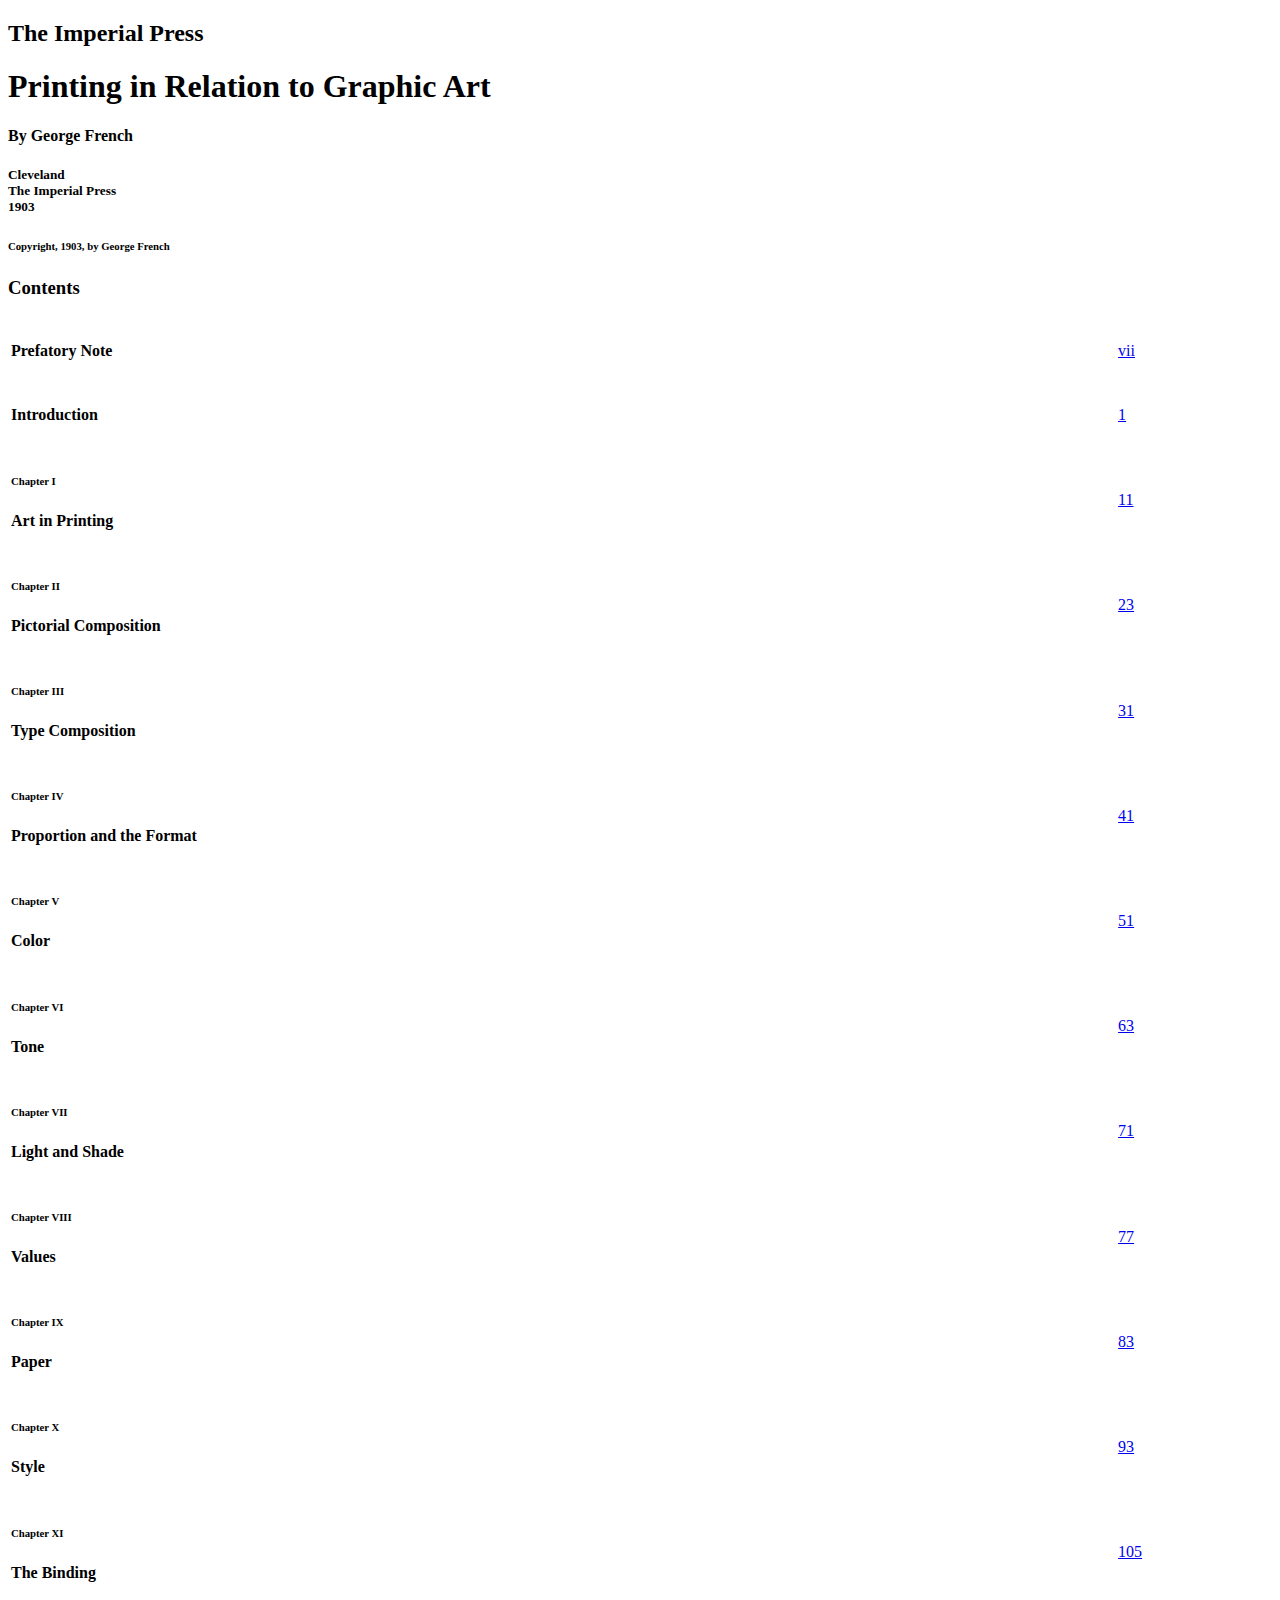
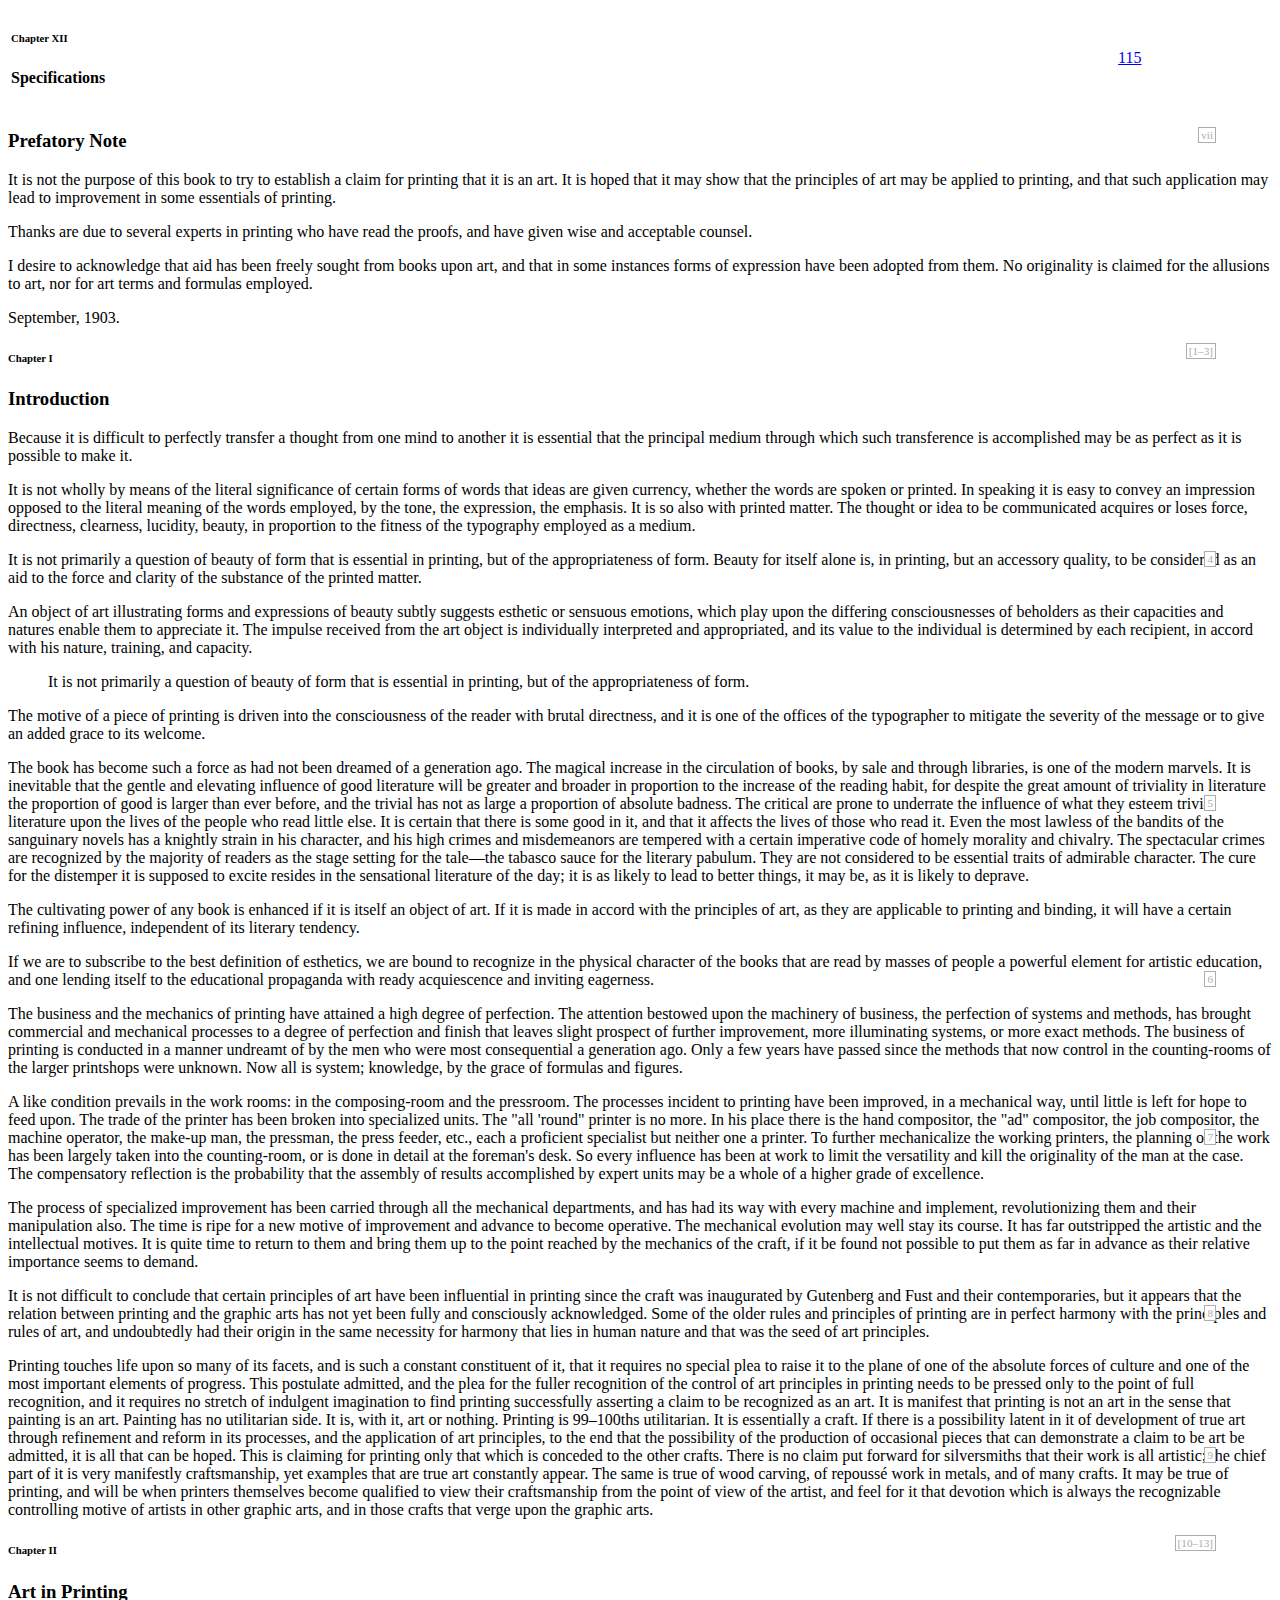
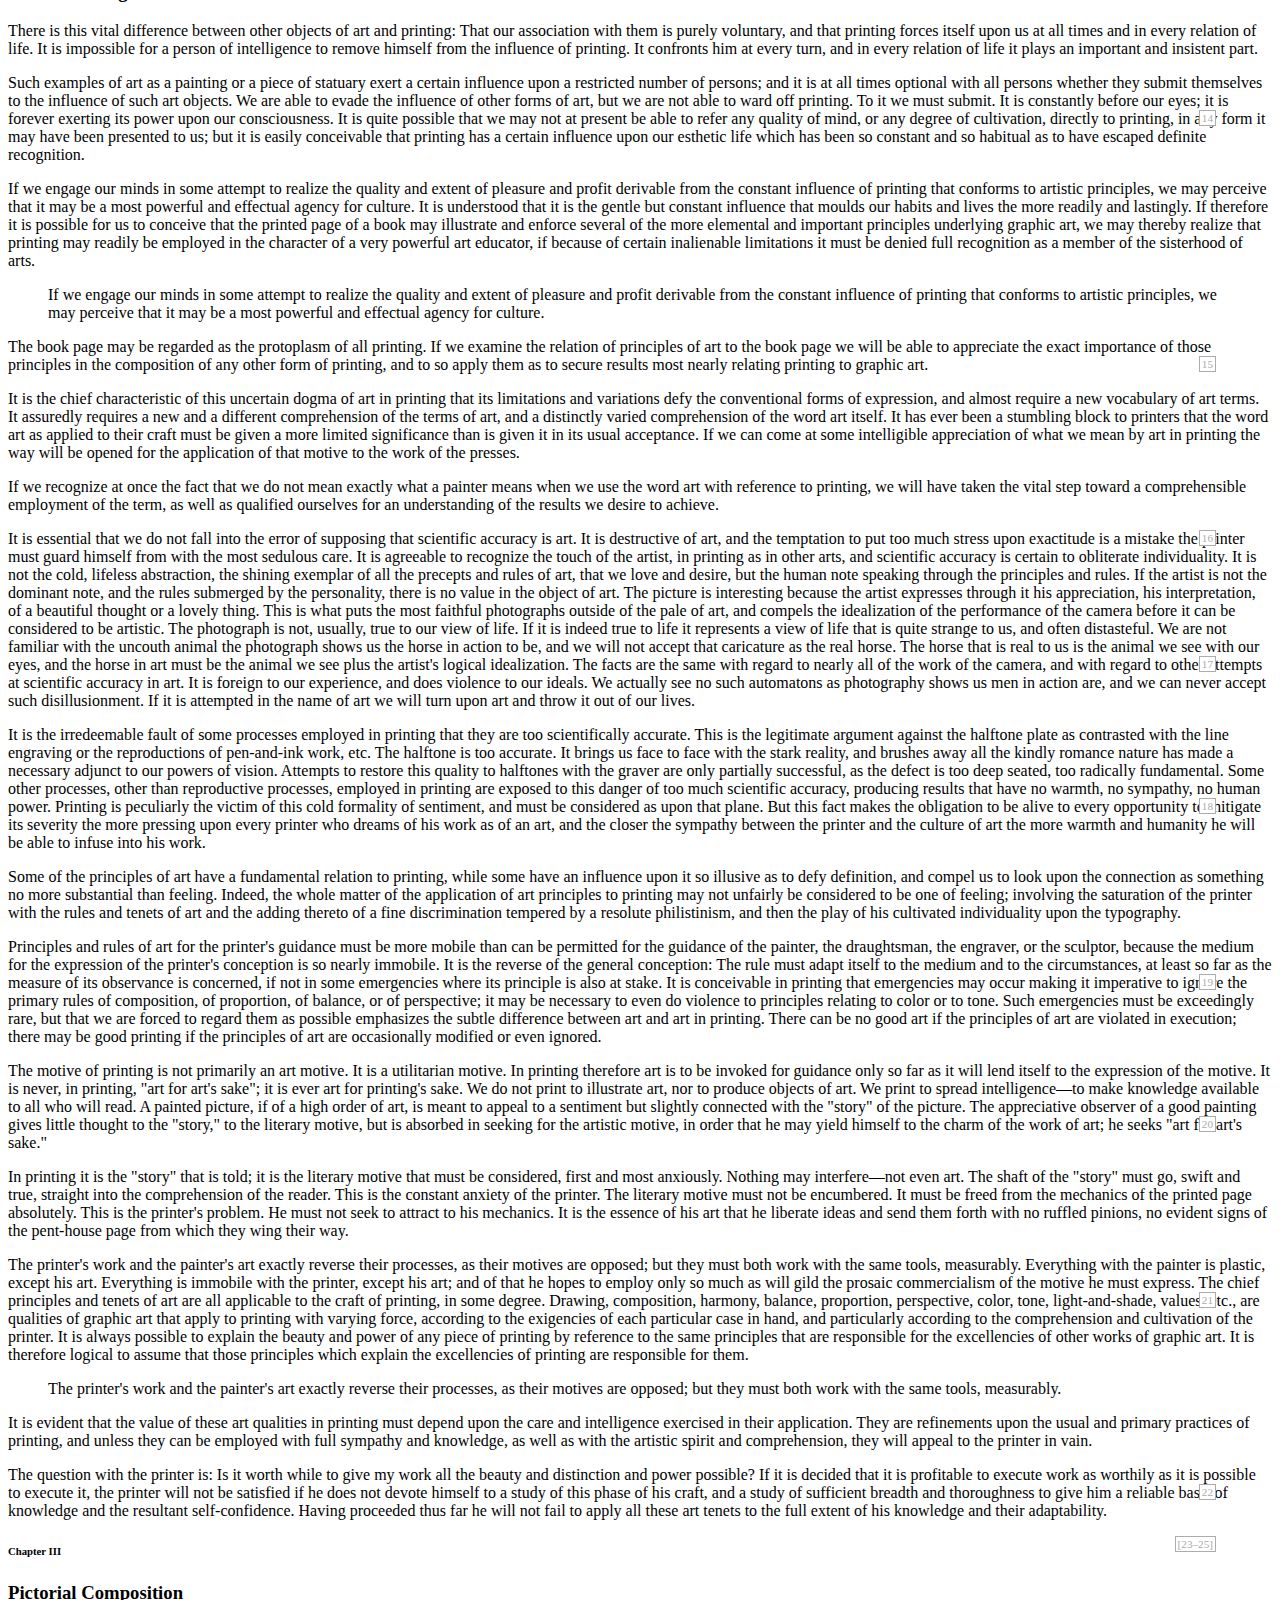
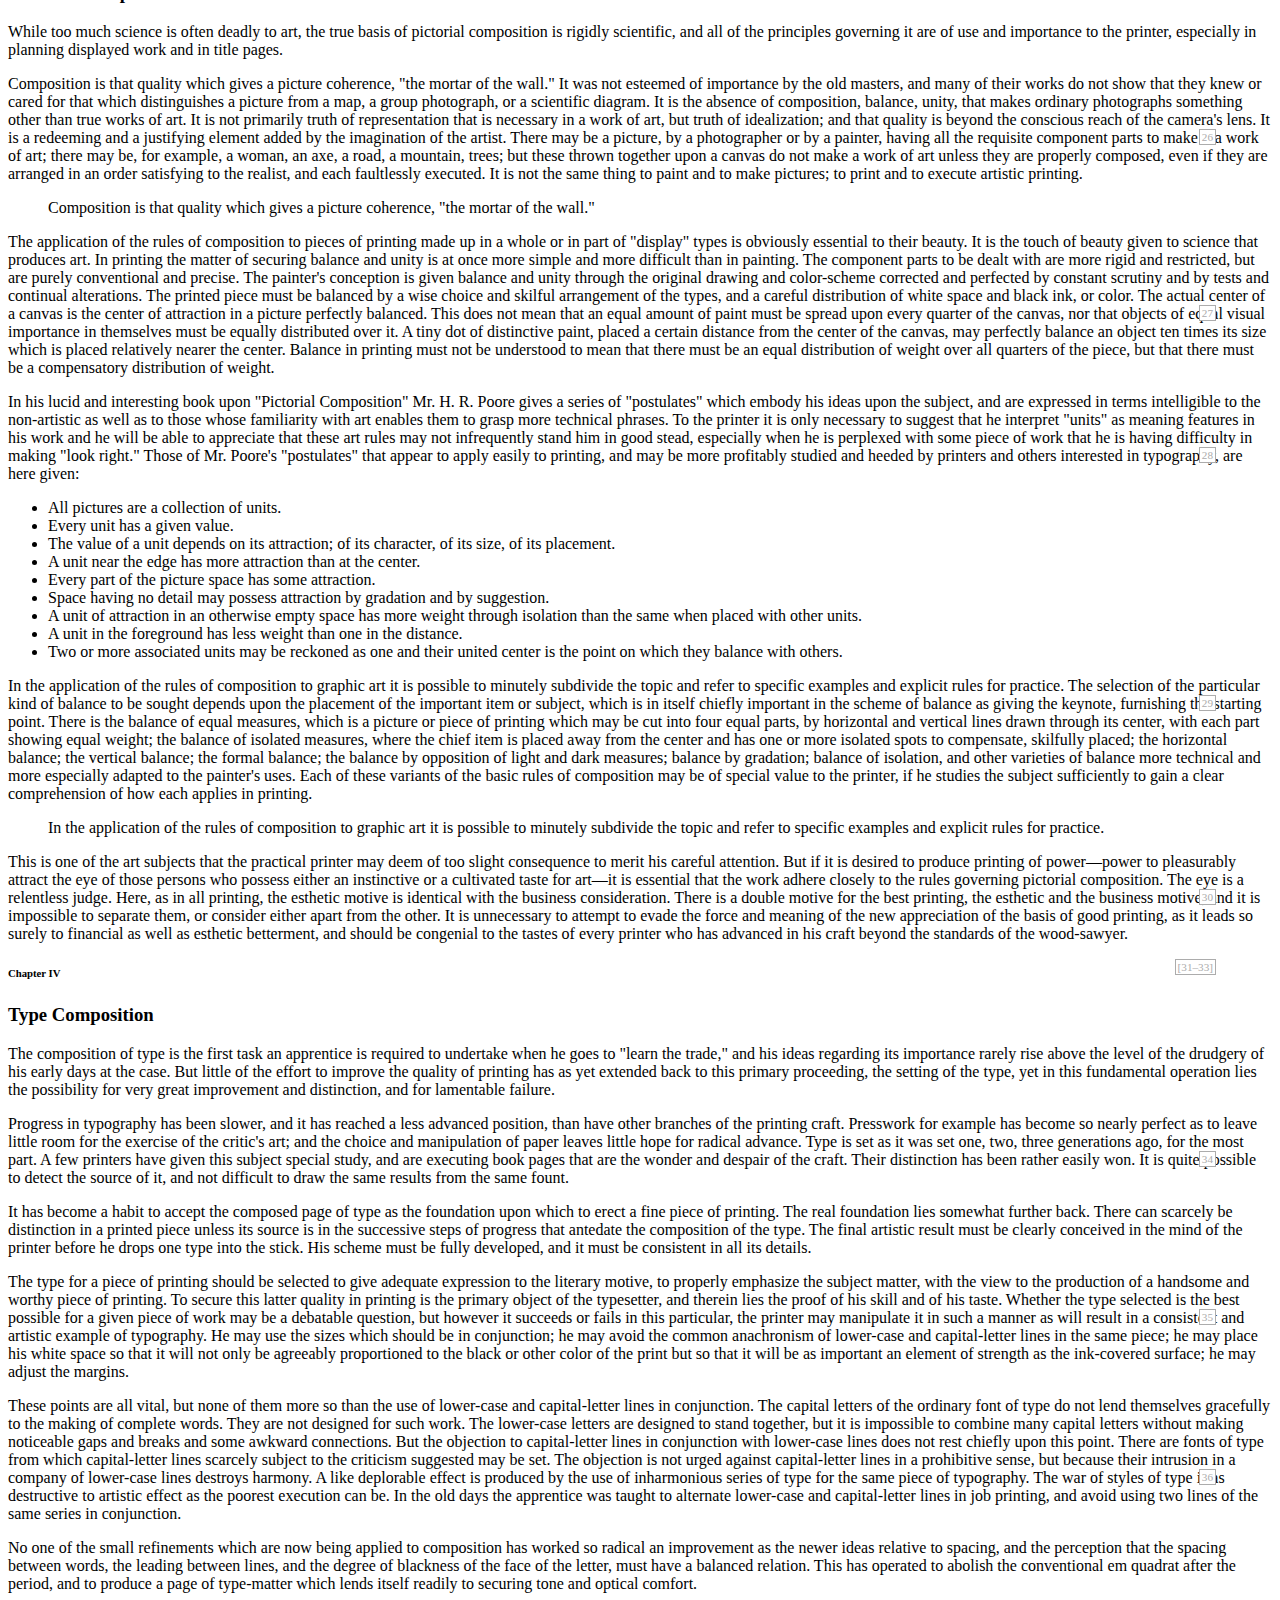
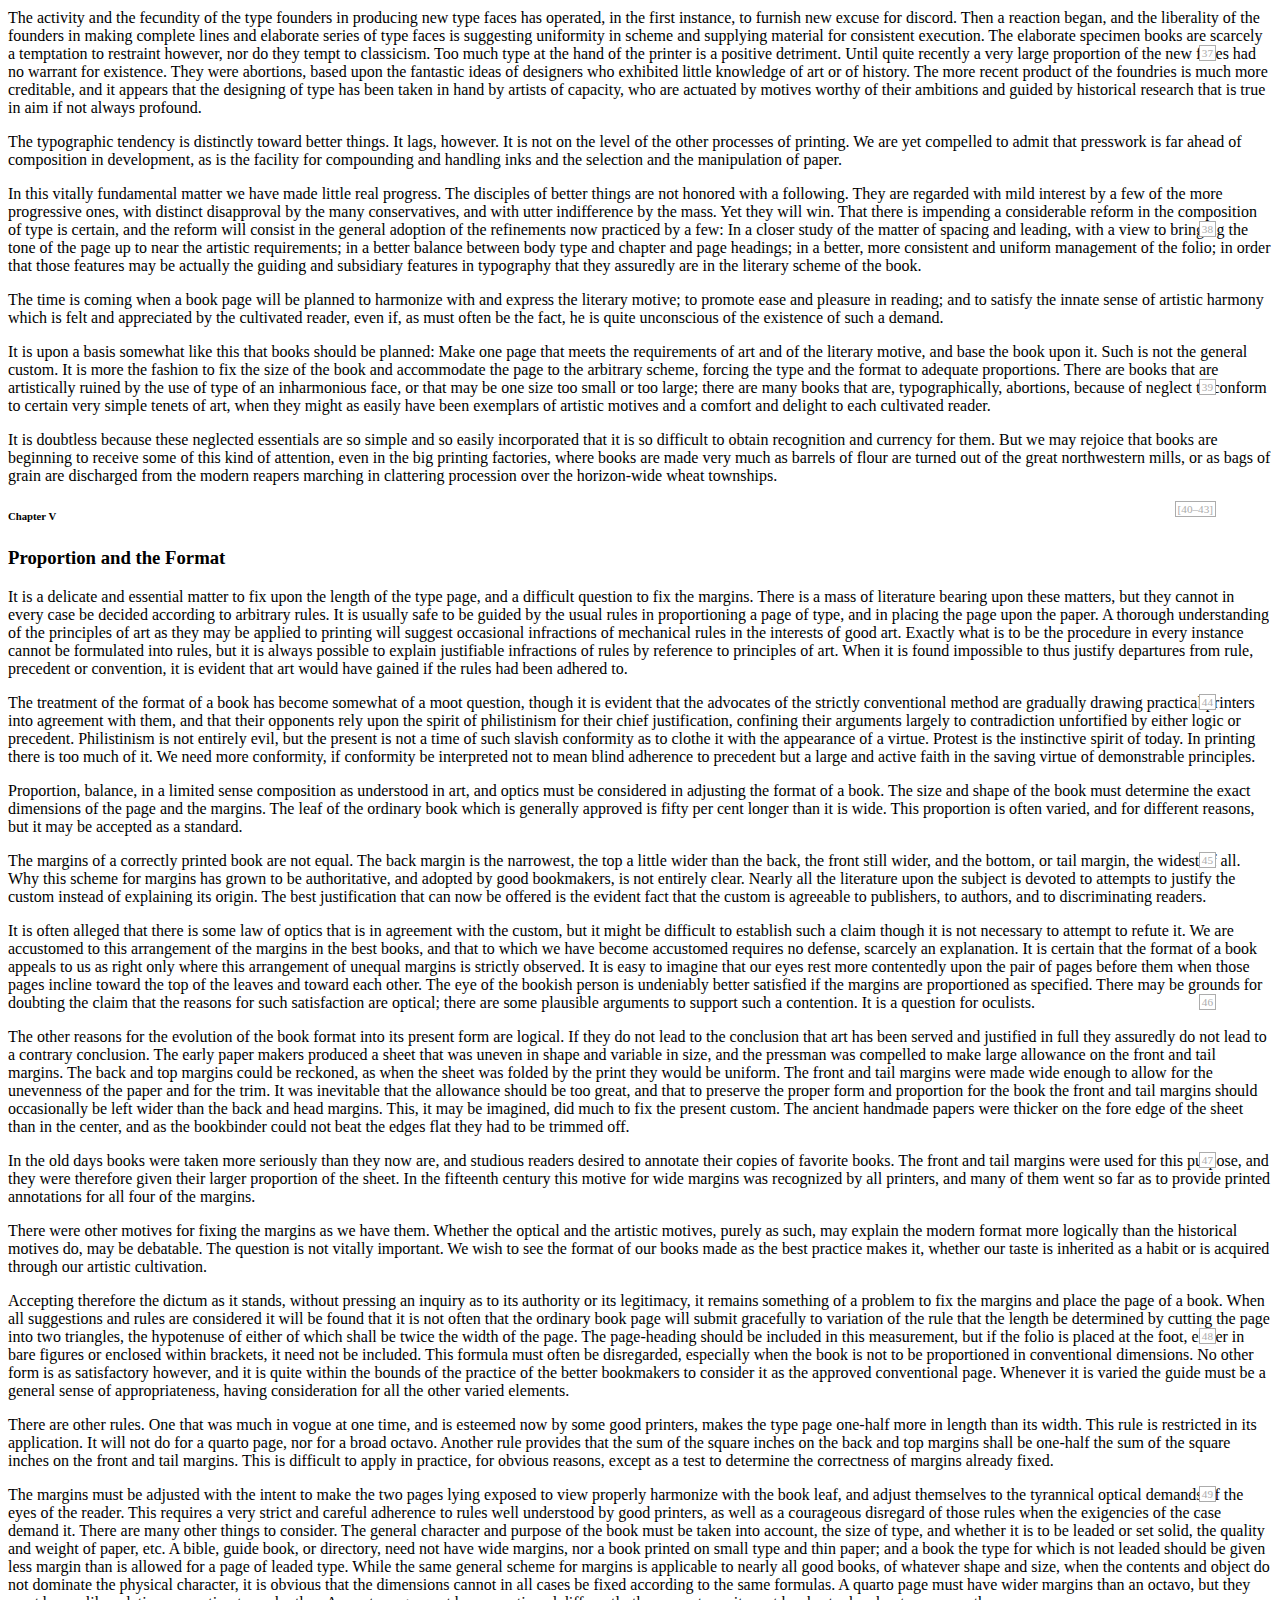
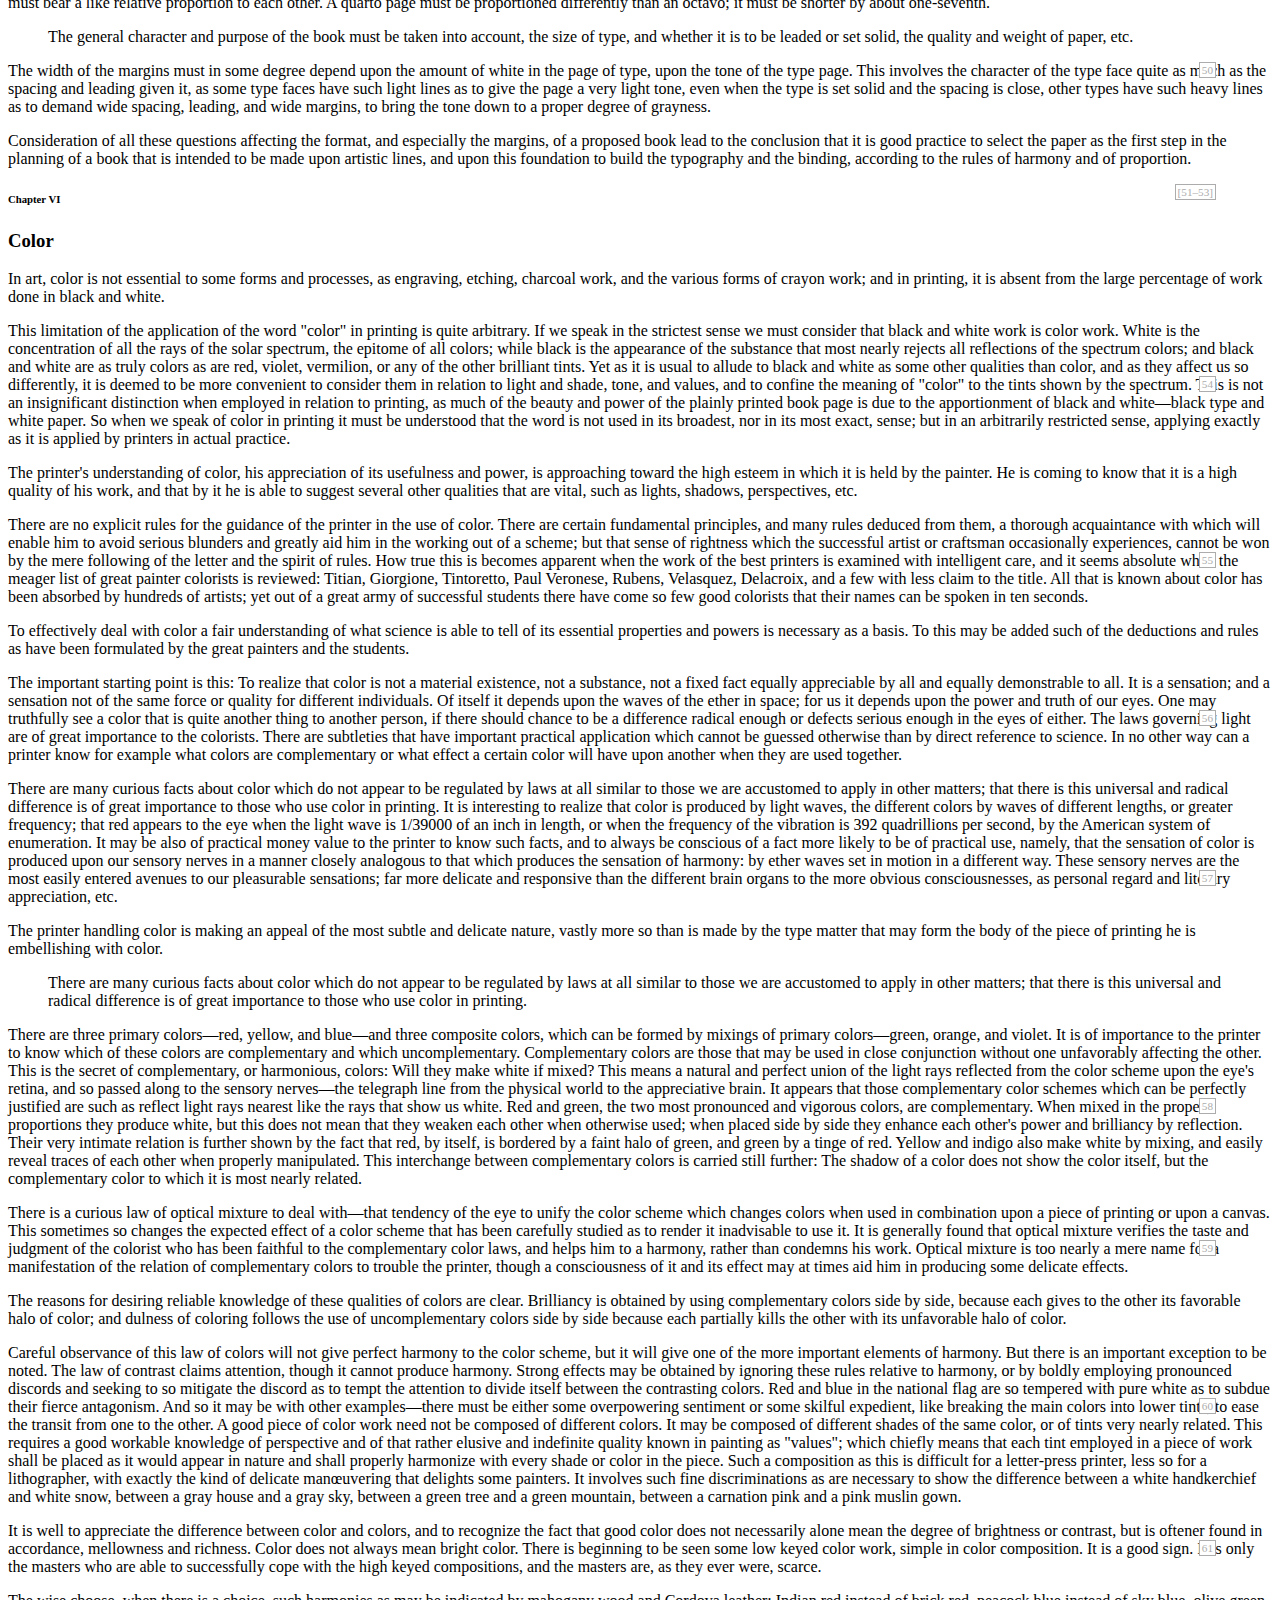
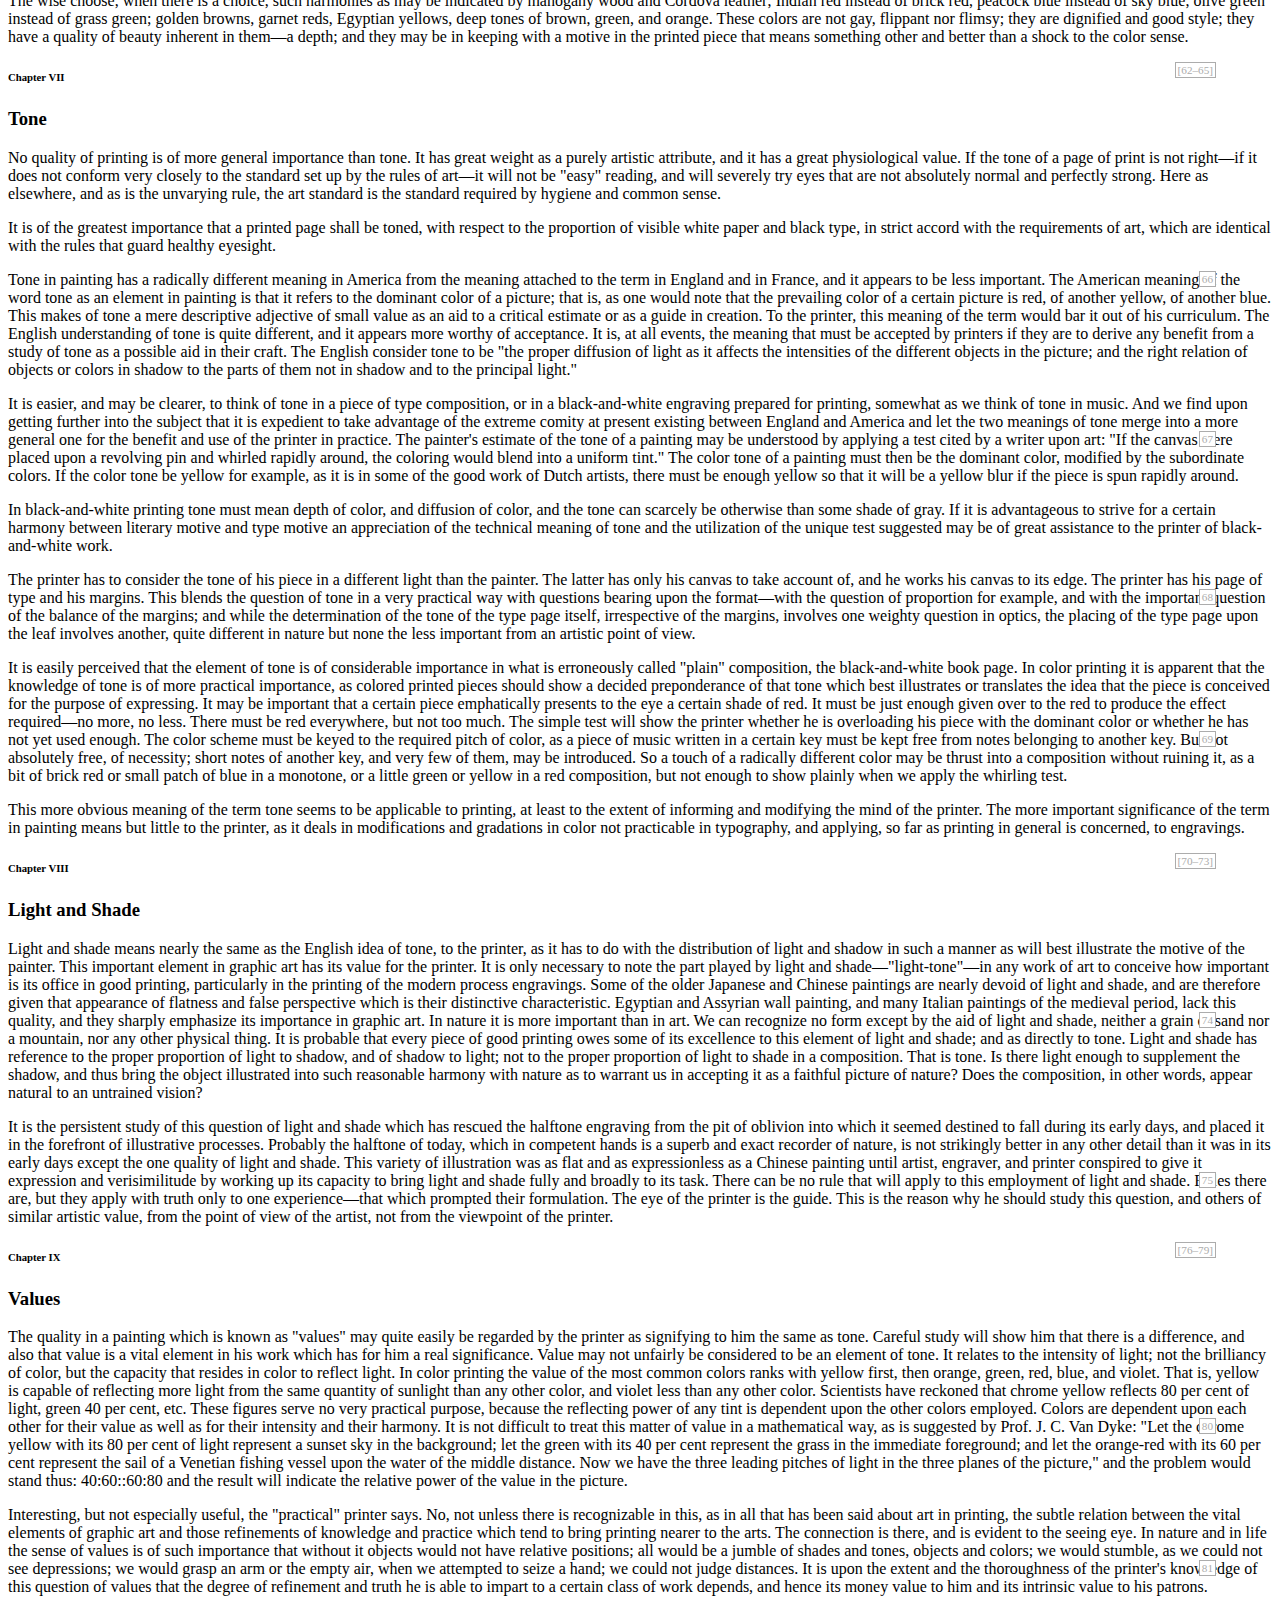
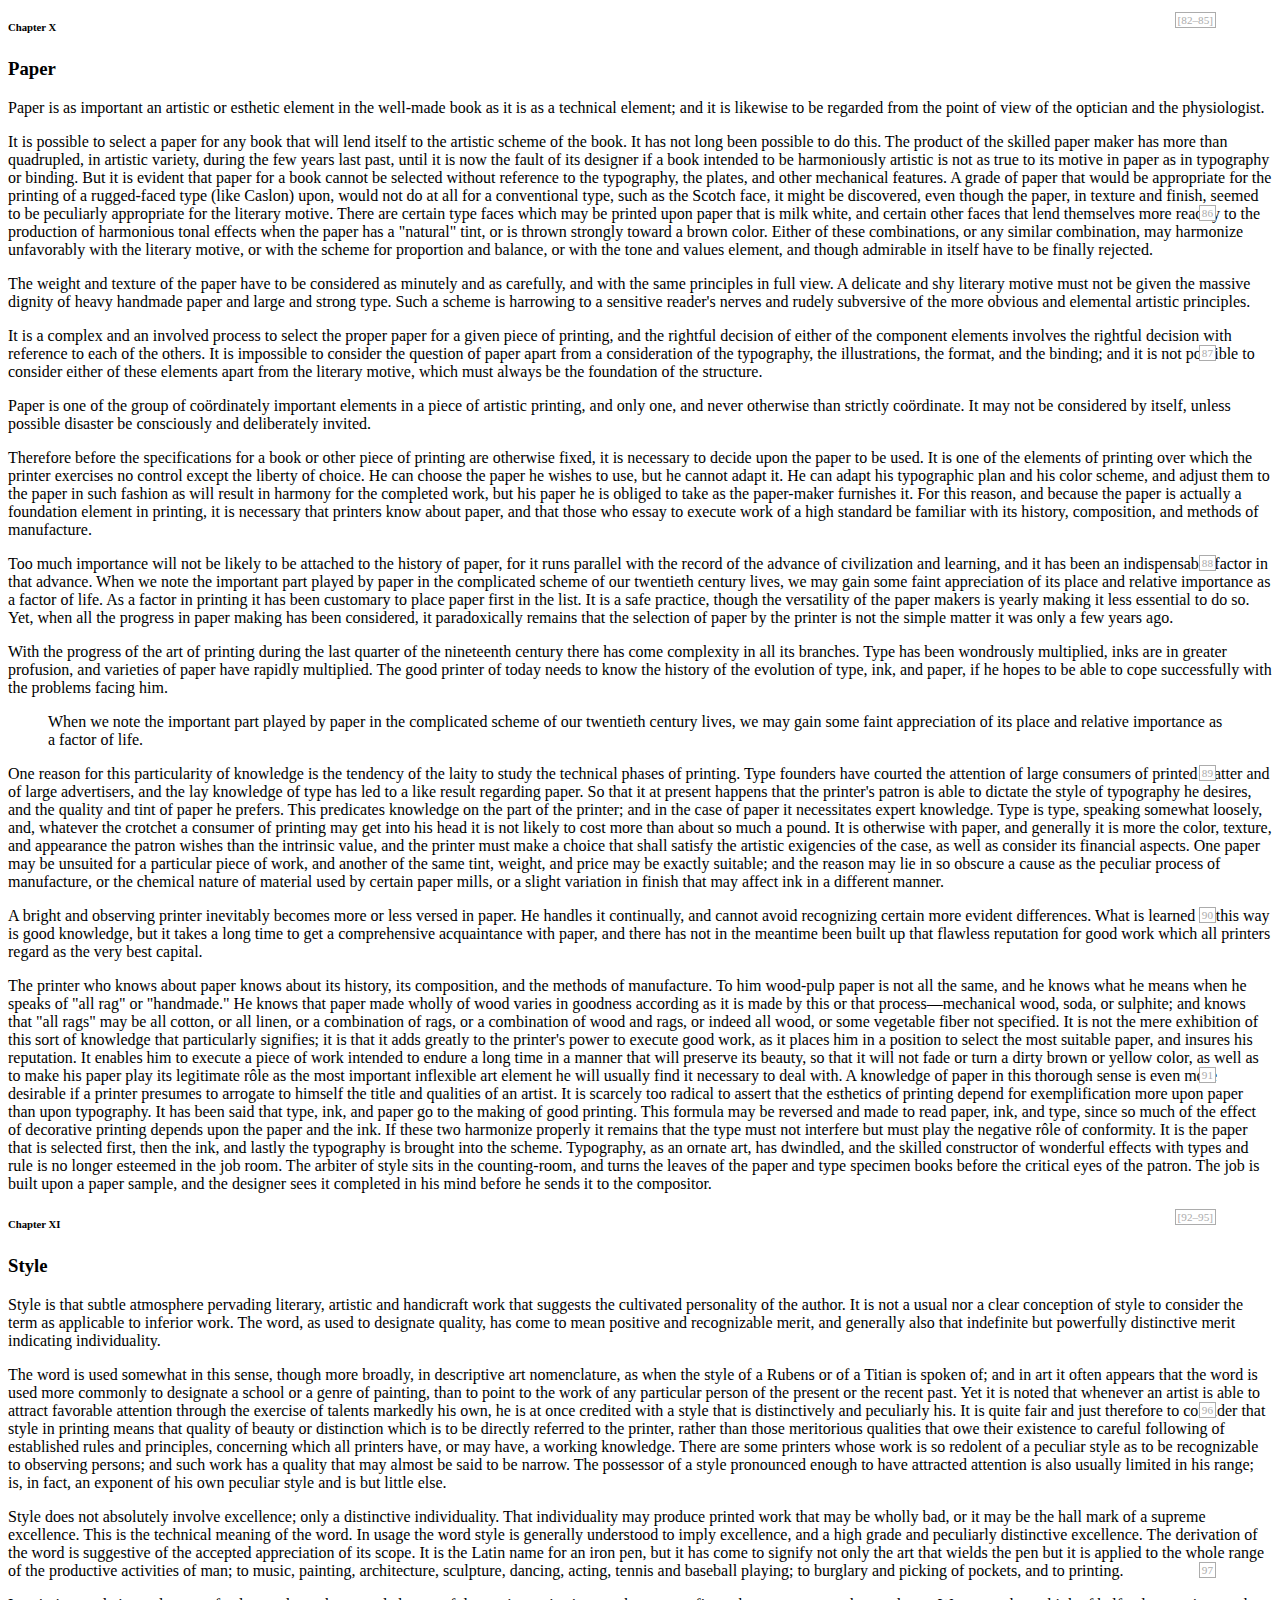
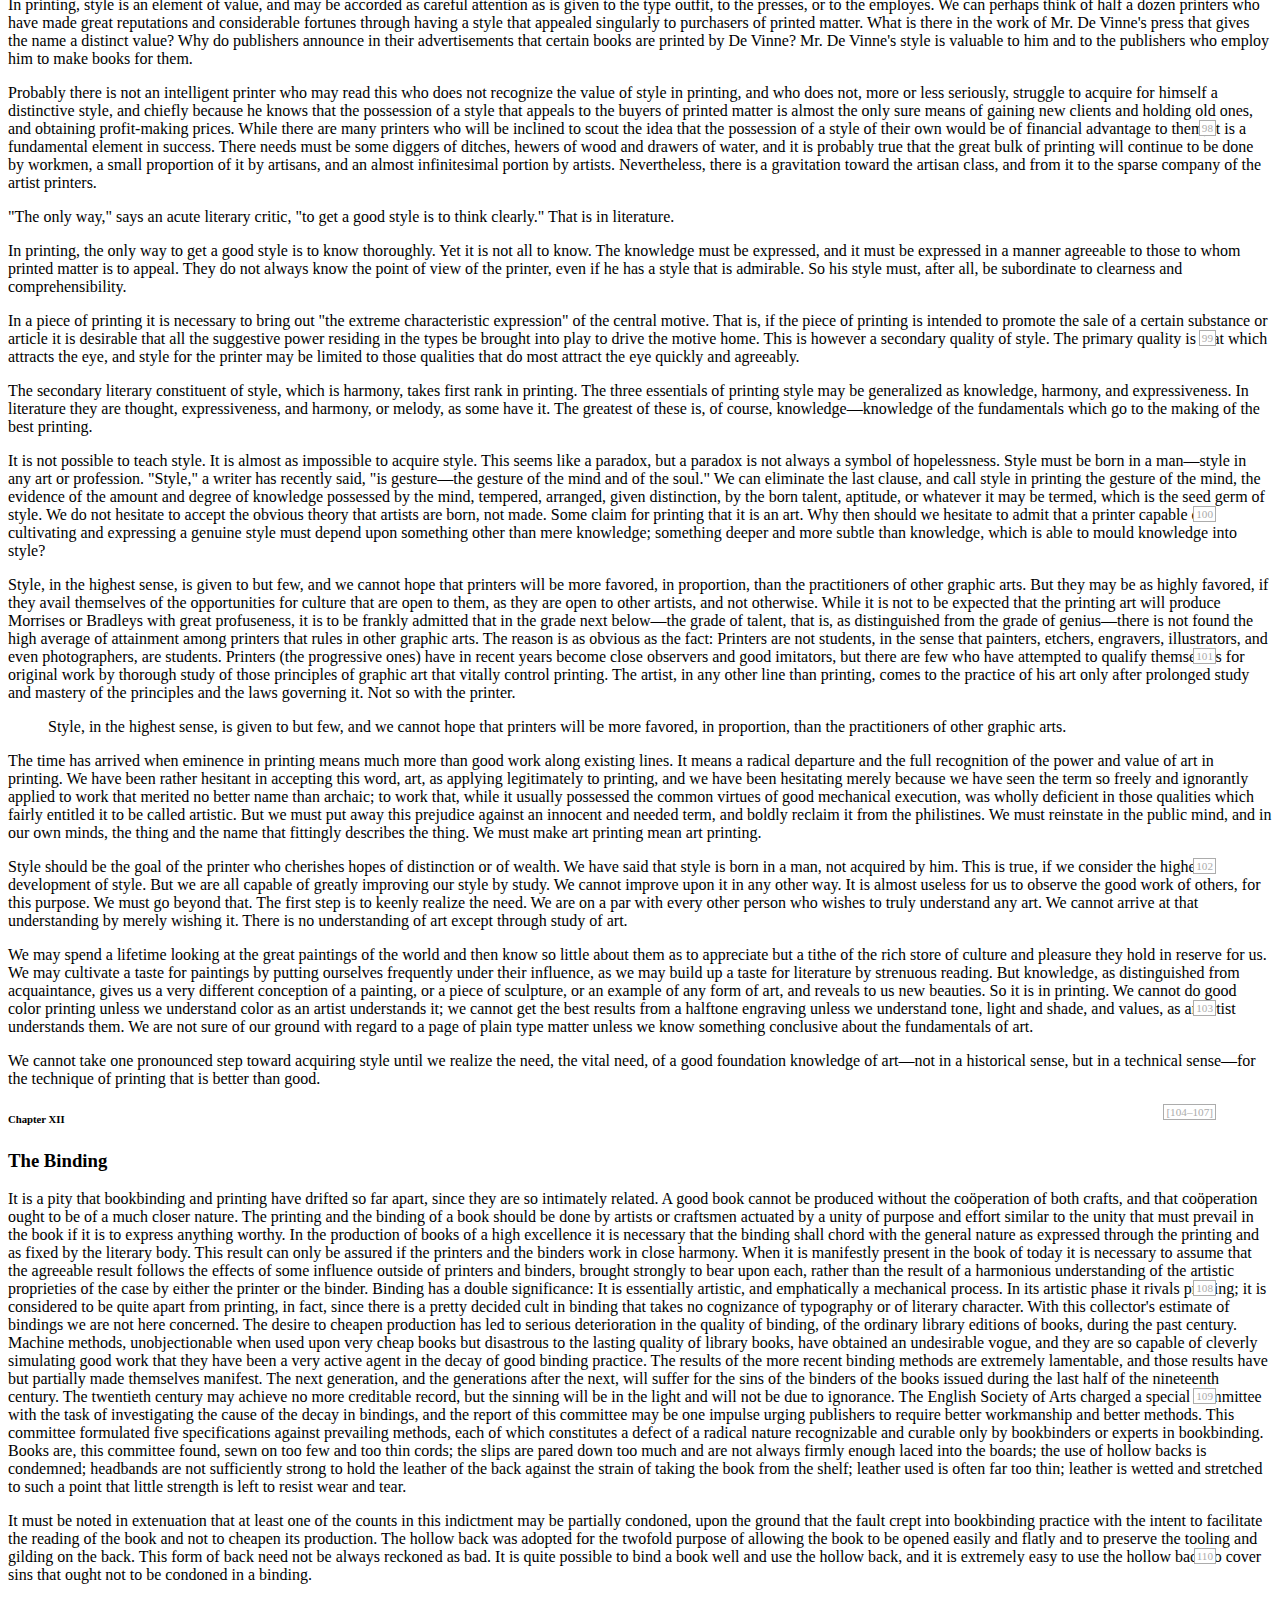
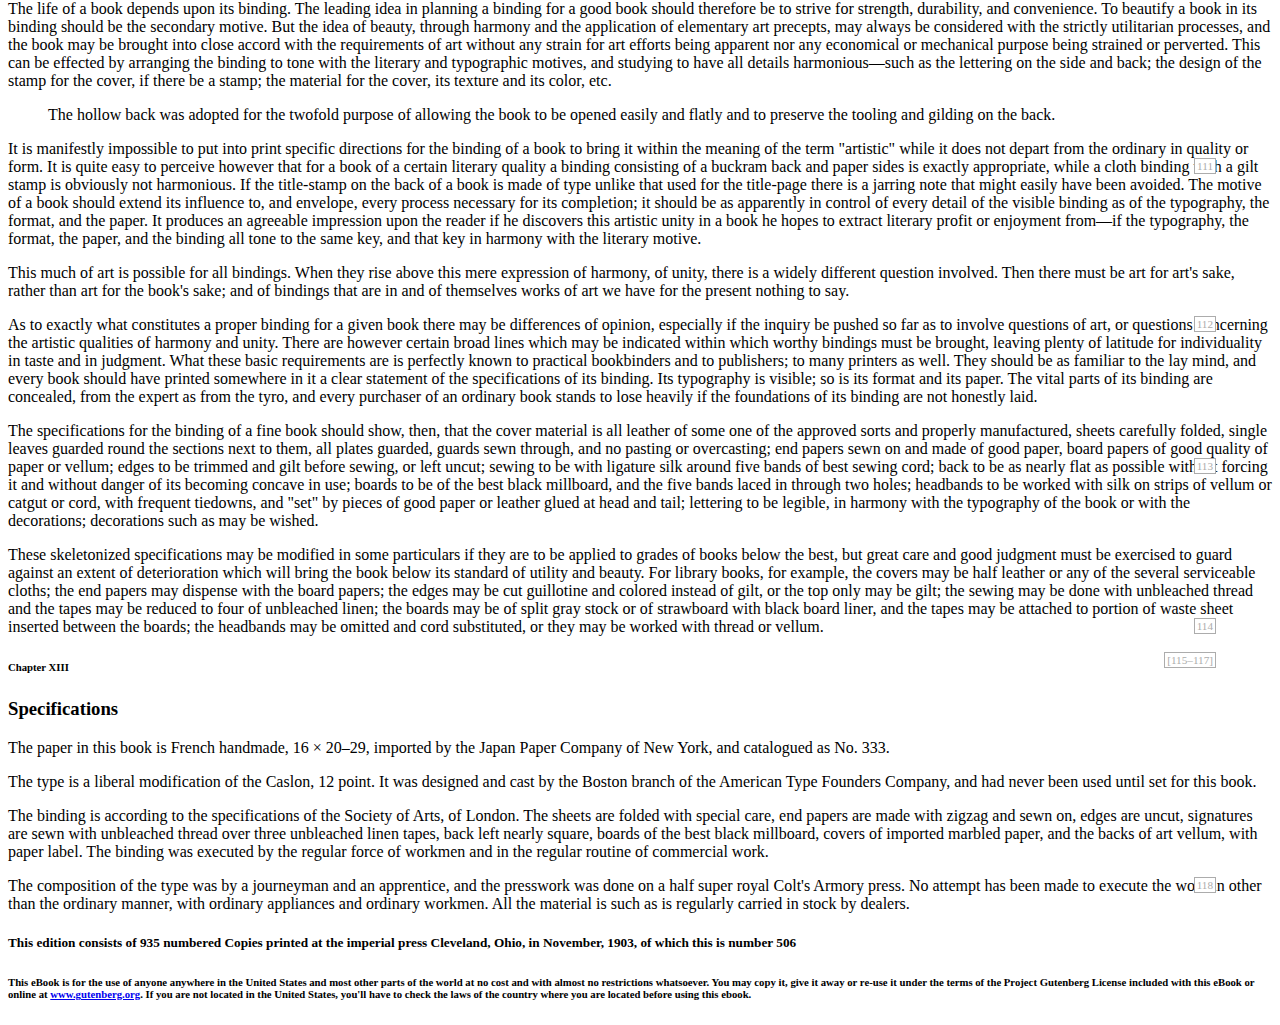
<file: book.html>
<!DOCTYPE html PUBLIC "-//W3C//DTD XHTML 1.0 Strict//EN" "http://www.w3.org/TR/xhtml1/DTD/xhtml1-strict.dtd">
<!-- saved from url=(0056)http://www.gutenberg.org/files/54349/54349-h/54349-h.htm -->
<html xmlns="http://www.w3.org/1999/xhtml" xml:lang="en" lang="en"><head><meta http-equiv="Content-Type" content="text/html; charset=UTF-8">

    <title>The Project Gutenberg eBook of Printing in Relation to Graphic Art, by George French</title>

    <!-- Place your Stylesheet Between HERE -->
    
    <!-- and HERE -->

    <style type="text/css">
    /* Page-specific Styles */
    .pagenum {
      position: absolute;
      right: 5vw;
      text-indent: 0em;
      text-align: right;
      font-size: 70%;
      font-weight: normal;
      font-variant: normal;
      font-style: normal;
      letter-spacing: normal;
      line-height: normal;
      color: #acacac;
      border: 1px solid #acacac;
      background: #ffffff;
      padding: 1px 2px;
    }

    table {
      width:100%;
    }

   </style>

</head>

<body>






<header>

<h2>The Imperial Press</h2>


<h1>
Printing in Relation
to Graphic Art</h1>

<h4>
By George French</h4>


<h5>
Cleveland <br>
The Imperial Press<br>
1903
</h5>


<h6>
Copyright, 1903, by George French
</h6>

</header>



<div class="chapter">
<h3><a id="CONTENTS"></a>Contents</h3>
</div>

<table summary="Contents">
  <tbody>
  <tr>
    <td class="tdl"><h4>Prefatory Note</h4></td>
    <td class="tdr"><a href="#pref">vii</a></td></tr>
  <tr>
    <td class="tdl"><h4>Introduction</h4></td>
    <td class="tdr"><a href="#intro">1</a></td></tr>
  <tr>
    <td class="tdl2"><h6>Chapter I</h6>
    <h4>Art in Printing</h4>
    <td class="tdr"><a href="#ch_1">11</a></td></tr>

  <tr>
    <td class="tdl2"><h6>Chapter II</h6>
    <h4>Pictorial Composition</h4>
    <td class="tdr"><a href="#ch_2">23</a></td></tr>

  <tr>
    <td class="tdl2"><h6>Chapter III</h6>
    <h4>Type Composition</h4>
    <td class="tdr"><a href="#ch_3">31</a></td></tr>

  <tr>
    <td class="tdl2"><h6>Chapter IV</h6>
    <h4>Proportion and the Format</h4>
    <td class="tdr"><a href="#ch_4">41</a></td></tr>

  <tr>
    <td class="tdl2"><h6>Chapter V</h6>
    <h4>Color</h4>
    <td class="tdr"><a href="#ch_5">51</a></td></tr>

  <tr>
    <td class="tdl2"><h6>Chapter VI</h6>
    <h4>Tone</h4>
    <td class="tdr"><a href="#ch_6">63</a></td></tr>

  <tr>
    <td class="tdl2"><h6>Chapter VII</h6>
    <h4>Light and Shade</h4>
    <td class="tdr"><a href="#ch_7">71</a></td></tr>

  <tr>
    <td class="tdl2"><h6>Chapter VIII</h6>
    <h4>Values</h4>
    <td class="tdr"><a href="#ch_8">77</a></td></tr>

  <tr>
    <td class="tdl2"><h6>Chapter IX</h6>
    <h4>Paper</h4>
    <td class="tdr"><a href="#ch_9">83</a></td></tr>

  <tr>
    <td class="tdl2"><h6>Chapter X</h6>
    <h4>Style</h4>
    <td class="tdr"><a href="#ch_10">93</a></td></tr>

  <tr>
    <td class="tdl2"><h6>Chapter XI</h6>
    <h4>The Binding</h4>
    <td class="tdr"><a href="#ch_11">105</a></td></tr>

  <tr>
    <td class="tdl2"><h6>Chapter XII</h6>
    <h4>Specifications</h4>
    <td class="tdr"><a href="#ch_12">115</a></td></tr>
</tbody></table>



<p><span class="pagenum"><a name="Page_vii" id="Page_vii">vii</a></span></p>

<div class="chapter">
<h3 id="pref">Prefatory Note</h3>
</div>

<p>It is not the purpose of this book to try to
establish a claim for printing that it is an art.
It is hoped that it may show that the principles
of art may be applied to printing, and that
such application may lead to improvement in
some essentials of printing.</p>

<p>Thanks are due to several experts in printing
who have read the proofs, and have given
wise and acceptable counsel.</p>

<p>I desire to acknowledge that aid has been
freely sought from books upon art, and that in
some instances forms of expression have been
adopted from them. No originality is claimed
for the allusions to art, nor for art terms and
formulas employed.</p>

<p>
September, 1903.</p>



<p><span class="pagenum"><a name="Page_1" id="Page_1">[1–3]</a></span></p>

<div class="chapter">
  <h6>Chapter I</h6>
<h3 id="intro">Introduction</h3>
</div>

<div class="p1">
<p class="in0 drop-cap"><span class="smcap">Because</span> it is difficult to perfectly
transfer a thought from
one mind to another it is essential
that the principal medium
through which such transference
is accomplished may be as perfect as it is possible
to make it.</p>

<p>It is not wholly by means of the literal significance
of certain forms of words that ideas
are given currency, whether the words are
spoken or printed. In speaking it is easy to
convey an impression opposed to the literal
meaning of the words employed, by the tone,
the expression, the emphasis. It is so also with
printed matter. The thought or idea to be communicated
acquires or loses force, directness,
clearness, lucidity, beauty, in proportion to the
fitness of the typography employed as a medium.</p>

<p>It is not primarily a question of beauty of
form that is essential in printing, but of the
appropriateness of form. Beauty for itself alone
is, in printing, but an accessory quality, to be<span class="pagenum"><a name="Page_4" id="Page_4">4</a></span>
considered as an aid to the force and clarity of
the substance of the printed matter.</p>

<p>An object of art illustrating forms and expressions
of beauty subtly suggests esthetic or
sensuous emotions, which play upon the differing
consciousnesses of beholders as their capacities
and natures enable them to appreciate
it. The impulse received from the art object is
individually interpreted and appropriated, and
its value to the individual is determined by each
recipient, in accord with his nature, training,
and capacity.</p>

<blockquote>It is not primarily a question of beauty of
form that is essential in printing, but of the
appropriateness of form.</blockquote>

<p>The motive of a piece of printing is driven
into the consciousness of the reader with brutal
directness, and it is one of the offices of the
typographer to mitigate the severity of the message
or to give an added grace to its welcome.</p>

<p>The book has become such a force as had
not been dreamed of a generation ago. The
magical increase in the circulation of books, by
sale and through libraries, is one of the modern
marvels. It is inevitable that the gentle and
elevating influence of good literature will be
greater and broader in proportion to the increase
of the reading habit, for despite the great
amount of triviality in literature the proportion
of good is larger than ever before, and the
trivial has not as large a proportion of absolute
badness. The critical are prone to underrate<span class="pagenum"><a name="Page_5" id="Page_5">5</a></span>
the influence of what they esteem trivial literature
upon the lives of the people who read
little else. It is certain that there is some good
in it, and that it affects the lives of those who
read it. Even the most lawless of the bandits
of the sanguinary novels has a knightly strain
in his character, and his high crimes and misdemeanors
are tempered with a certain imperative
code of homely morality and chivalry.
The spectacular crimes are recognized by the
majority of readers as the stage setting for the
tale—the tabasco sauce for the literary pabulum.
They are not considered to be essential
traits of admirable character. The cure for the
distemper it is supposed to excite resides in the
sensational literature of the day; it is as likely
to lead to better things, it may be, as it is likely
to deprave.</p>

<p>The cultivating power of any book is enhanced
if it is itself an object of art. If it is made
in accord with the principles of art, as they are
applicable to printing and binding, it will have
a certain refining influence, independent of its
literary tendency.</p>

<p>If we are to subscribe to the best definition
of esthetics, we are bound to recognize in the
physical character of the books that are read
by masses of people a powerful element for artistic
education, and one lending itself to the<span class="pagenum"><a name="Page_6" id="Page_6">6</a></span>
educational propaganda with ready acquiescence
and inviting eagerness.</p>

<p>The business and the mechanics of printing
have attained a high degree of perfection. The
attention bestowed upon the machinery of
business, the perfection of systems and methods,
has brought commercial and mechanical
processes to a degree of perfection and finish
that leaves slight prospect of further improvement,
more illuminating systems, or more exact
methods. The business of printing is conducted
in a manner undreamt of by the men who
were most consequential a generation ago. Only
a few years have passed since the methods that
now control in the counting-rooms of the larger
printshops were unknown. Now all is system;
knowledge, by the grace of formulas and
figures.</p>

<p>A like condition prevails in the work rooms:
in the composing-room and the pressroom.
The processes incident to printing have been
improved, in a mechanical way, until little is
left for hope to feed upon. The trade of the
printer has been broken into specialized units.
The "all 'round" printer is no more. In his
place there is the hand compositor, the "ad"
compositor, the job compositor, the machine
operator, the make-up man, the pressman, the
press feeder, etc., each a proficient specialist<span class="pagenum"><a name="Page_7" id="Page_7">7</a></span>
but neither one a printer. To further mechanicalize
the working printers, the planning of the
work has been largely taken into the counting-room,
or is done in detail at the foreman's
desk. So every influence has been at work to
limit the versatility and kill the originality of
the man at the case. The compensatory reflection
is the probability that the assembly of
results accomplished by expert units may be a
whole of a higher grade of excellence.</p>

<p>The process of specialized improvement has
been carried through all the mechanical departments,
and has had its way with every machine
and implement, revolutionizing them and their
manipulation also. The time is ripe for a new
motive of improvement and advance to become
operative. The mechanical evolution may well
stay its course. It has far outstripped the artistic
and the intellectual motives. It is quite
time to return to them and bring them up to
the point reached by the mechanics of the craft,
if it be found not possible to put them as far
in advance as their relative importance seems
to demand.</p>

<p>It is not difficult to conclude that certain
principles of art have been influential in printing
since the craft was inaugurated by Gutenberg
and Fust and their contemporaries, but
it appears that the relation between printing<span class="pagenum"><a name="Page_8" id="Page_8">8</a></span>
and the graphic arts has not yet been fully and
consciously acknowledged. Some of the older
rules and principles of printing are in perfect
harmony with the principles and rules of art,
and undoubtedly had their origin in the same
necessity for harmony that lies in human nature
and that was the seed of art principles.</p>

<p>Printing touches life upon so many of its facets,
and is such a constant constituent of it, that
it requires no special plea to raise it to the
plane of one of the absolute forces of culture
and one of the most important elements of
progress. This postulate admitted, and the plea
for the fuller recognition of the control of art
principles in printing needs to be pressed only
to the point of full recognition, and it requires
no stretch of indulgent imagination to find
printing successfully asserting a claim to be recognized
as an art. It is manifest that printing
is not an art in the sense that painting is an art.
Painting has no utilitarian side. It is, with it,
art or nothing. Printing is 99–100ths utilitarian.
It is essentially a craft. If there is a possibility
latent in it of development of true art through
refinement and reform in its processes, and
the application of art principles, to the end
that the possibility of the production of occasional
pieces that can demonstrate a claim to
be art be admitted, it is all that can be hoped.<span class="pagenum"><a name="Page_9" id="Page_9">9</a></span>
This is claiming for printing only that which
is conceded to the other crafts. There is no
claim put forward for silversmiths that their
work is all artistic; the chief part of it is very
manifestly craftsmanship, yet examples that
are true art constantly appear. The same is
true of wood carving, of repoussé work in metals,
and of many crafts. It may be true of printing,
and will be when printers themselves become
qualified to view their craftsmanship from
the point of view of the artist, and feel for it
that devotion which is always the recognizable
controlling motive of artists in other graphic
arts, and in those crafts that verge upon the
graphic arts.</p>



<p><span class="pagenum"><a name="Page_10" id="Page_10">[10–13]</a></span></p>

<div class="chapter">
  <h6>Chapter II</h6>
<h3 id="ch_1">Art in Printing</h3>
</div>

<div class="p1">
<p>There is this vital difference
between other objects of art
and printing: That our association
with them is purely
voluntary, and that printing
forces itself upon us at all times and in every
relation of life. It is impossible for a person of
intelligence to remove himself from the influence
of printing. It confronts him at every
turn, and in every relation of life it plays an
important and insistent part.</p>

<p>Such examples of art as a painting or a piece
of statuary exert a certain influence upon a
restricted number of persons; and it is at all
times optional with all persons whether they
submit themselves to the influence of such art
objects. We are able to evade the influence of
other forms of art, but we are not able to ward
off printing. To it we must submit. It is constantly
before our eyes; it is forever exerting
its power upon our consciousness. It is quite
possible that we may not at present be able
to refer any quality of mind, or any degree of<span class="pagenum"><a name="Page_14" id="Page_14">14</a></span>
cultivation, directly to printing, in any form it
may have been presented to us; but it is easily
conceivable that printing has a certain influence
upon our esthetic life which has been so constant
and so habitual as to have escaped definite
recognition.</p>

<p>If we engage our minds in some attempt to
realize the quality and extent of pleasure and
profit derivable from the constant influence of
printing that conforms to artistic principles, we
may perceive that it may be a most powerful
and effectual agency for culture. It is understood
that it is the gentle but constant influence
that moulds our habits and lives the more
readily and lastingly. If therefore it is possible
for us to conceive that the printed page of a
book may illustrate and enforce several of the
more elemental and important principles underlying
graphic art, we may thereby realize
that printing may readily be employed in the
character of a very powerful art educator, if because
of certain inalienable limitations it must
be denied full recognition as a member of the
sisterhood of arts.</p>

<blockquote>If we engage our minds in some attempt to
realize the quality and extent of pleasure and
profit derivable from the constant influence of
printing that conforms to artistic principles, we
may perceive that it may be a most powerful
and effectual agency for culture.</blockquote>

<p>The book page may be regarded as the protoplasm
of all printing. If we examine the relation
of principles of art to the book page we
will be able to appreciate the exact importance
of those principles in the composition of any<span class="pagenum"><a name="Page_15" id="Page_15">15</a></span>
other form of printing, and to so apply them
as to secure results most nearly relating printing
to graphic art.</p>

<p>It is the chief characteristic of this uncertain
dogma of art in printing that its limitations
and variations defy the conventional forms of
expression, and almost require a new vocabulary
of art terms. It assuredly requires a new
and a different comprehension of the terms of
art, and a distinctly varied comprehension of
the word art itself. It has ever been a stumbling
block to printers that the word art as
applied to their craft must be given a more
limited significance than is given it in its usual
acceptance. If we can come at some intelligible
appreciation of what we mean by art in printing
the way will be opened for the application
of that motive to the work of the presses.</p>

<p>If we recognize at once the fact that we do
not mean exactly what a painter means when
we use the word art with reference to printing,
we will have taken the vital step toward a comprehensible
employment of the term, as well
as qualified ourselves for an understanding of
the results we desire to achieve.</p>

<p>It is essential that we do not fall into the error
of supposing that scientific accuracy is art.
It is destructive of art, and the temptation to
put too much stress upon exactitude is a mistake<span class="pagenum"><a name="Page_16" id="Page_16">16</a></span>
the printer must guard himself from with
the most sedulous care. It is agreeable to recognize
the touch of the artist, in printing as
in other arts, and scientific accuracy is certain
to obliterate individuality. It is not the cold,
lifeless abstraction, the shining exemplar of all
the precepts and rules of art, that we love and
desire, but the human note speaking through
the principles and rules. If the artist is not the
dominant note, and the rules submerged by
the personality, there is no value in the object
of art. The picture is interesting because the
artist expresses through it his appreciation, his
interpretation, of a beautiful thought or a lovely
thing. This is what puts the most faithful
photographs outside of the pale of art, and compels
the idealization of the performance of the
camera before it can be considered to be artistic.
The photograph is not, usually, true to
our view of life. If it is indeed true to life it represents
a view of life that is quite strange to us,
and often distasteful. We are not familiar with
the uncouth animal the photograph shows us
the horse in action to be, and we will not accept
that caricature as the real horse. The horse that
is real to us is the animal we see with our eyes,
and the horse in art must be the animal we see
plus the artist's logical idealization. The facts
are the same with regard to nearly all of the<span class="pagenum"><a name="Page_17" id="Page_17">17</a></span>
work of the camera, and with regard to other
attempts at scientific accuracy in art. It is foreign
to our experience, and does violence to
our ideals. We actually see no such automatons
as photography shows us men in action are,
and we can never accept such disillusionment.
If it is attempted in the name of art we will
turn upon art and throw it out of our lives.</p>

<p>It is the irredeemable fault of some processes
employed in printing that they are too
scientifically accurate. This is the legitimate argument
against the halftone plate as contrasted
with the line engraving or the reproductions
of pen-and-ink work, etc. The halftone is too
accurate. It brings us face to face with the stark
reality, and brushes away all the kindly romance
nature has made a necessary adjunct to
our powers of vision. Attempts to restore this
quality to halftones with the graver are only
partially successful, as the defect is too deep
seated, too radically fundamental. Some other
processes, other than reproductive processes,
employed in printing are exposed to this danger
of too much scientific accuracy, producing
results that have no warmth, no sympathy, no
human power. Printing is peculiarly the victim
of this cold formality of sentiment, and must
be considered as upon that plane. But this fact
makes the obligation to be alive to every<span class="pagenum"><a name="Page_18" id="Page_18">18</a></span>
opportunity to mitigate its severity the more
pressing upon every printer who dreams of his
work as of an art, and the closer the sympathy
between the printer and the culture of art the
more warmth and humanity he will be able to
infuse into his work.</p>

<p>Some of the principles of art have a fundamental
relation to printing, while some have
an influence upon it so illusive as to defy definition,
and compel us to look upon the connection
as something no more substantial than
feeling. Indeed, the whole matter of the application
of art principles to printing may not
unfairly be considered to be one of feeling; involving
the saturation of the printer with the
rules and tenets of art and the adding thereto
of a fine discrimination tempered by a resolute
philistinism, and then the play of his cultivated
individuality upon the typography.</p>

<p>Principles and rules of art for the printer's
guidance must be more mobile than can be
permitted for the guidance of the painter, the
draughtsman, the engraver, or the sculptor, because
the medium for the expression of the
printer's conception is so nearly immobile. It
is the reverse of the general conception: The
rule must adapt itself to the medium and to
the circumstances, at least so far as the measure
of its observance is concerned, if not in some<span class="pagenum"><a name="Page_19" id="Page_19">19</a></span>
emergencies where its principle is also at stake.
It is conceivable in printing that emergencies
may occur making it imperative to ignore the
primary rules of composition, of proportion,
of balance, or of perspective; it may be necessary
to even do violence to principles relating
to color or to tone. Such emergencies must be
exceedingly rare, but that we are forced to regard
them as possible emphasizes the subtle
difference between art and art in printing. There
can be no good art if the principles of art are
violated in execution; there may be good printing
if the principles of art are occasionally modified
or even ignored.</p>

<p>The motive of printing is not primarily an
art motive. It is a utilitarian motive. In printing
therefore art is to be invoked for guidance
only so far as it will lend itself to the expression
of the motive. It is never, in printing,
"art for art's sake"; it is ever art for printing's
sake. We do not print to illustrate art, nor to
produce objects of art. We print to spread intelligence—to
make knowledge available to
all who will read. A painted picture, if of a high
order of art, is meant to appeal to a sentiment
but slightly connected with the "story" of the
picture. The appreciative observer of a good
painting gives little thought to the "story," to
the literary motive, but is absorbed in seeking<span class="pagenum"><a name="Page_20" id="Page_20">20</a></span>
for the artistic motive, in order that he may
yield himself to the charm of the work of art;
he seeks "art for art's sake."</p>

<p>In printing it is the "story" that is told;
it is the literary motive that must be considered,
first and most anxiously. Nothing may
interfere—not even art. The shaft of the
"story" must go, swift and true, straight into
the comprehension of the reader. This is the
constant anxiety of the printer. The literary
motive must not be encumbered. It must be
freed from the mechanics of the printed page
absolutely. This is the printer's problem. He
must not seek to attract to his mechanics. It
is the essence of his art that he liberate ideas
and send them forth with no ruffled pinions,
no evident signs of the pent-house page from
which they wing their way.</p>

<p>The printer's work and the painter's art exactly
reverse their processes, as their motives
are opposed; but they must both work with the
same tools, measurably. Everything with the
painter is plastic, except his art. Everything is
immobile with the printer, except his art; and
of that he hopes to employ only so much as
will gild the prosaic commercialism of the motive
he must express. The chief principles and
tenets of art are all applicable to the craft of
printing, in some degree. Drawing, composition,<span class="pagenum"><a name="Page_21" id="Page_21">21</a></span>
harmony, balance, proportion, perspective,
color, tone, light-and-shade, values, etc.,
are qualities of graphic art that apply to printing
with varying force, according to the exigencies
of each particular case in hand, and
particularly according to the comprehension
and cultivation of the printer. It is always possible
to explain the beauty and power of any
piece of printing by reference to the same principles
that are responsible for the excellencies
of other works of graphic art. It is therefore
logical to assume that those principles which
explain the excellencies of printing are responsible
for them.</p>

<blockquote>The printer's work and the painter's art exactly
reverse their processes, as their motives
are opposed; but they must both work with the
same tools, measurably.</blockquote>

<p>It is evident that the value of these art qualities
in printing must depend upon the care
and intelligence exercised in their application.
They are refinements upon the usual and primary
practices of printing, and unless they can
be employed with full sympathy and knowledge,
as well as with the artistic spirit and comprehension,
they will appeal to the printer in
vain.</p>

<p>The question with the printer is: Is it worth
while to give my work all the beauty and distinction
and power possible? If it is decided
that it is profitable to execute work as worthily
as it is possible to execute it, the printer will
not be satisfied if he does not devote himself<span class="pagenum"><a name="Page_22" id="Page_22">22</a></span>
to a study of this phase of his craft, and a study
of sufficient breadth and thoroughness to give
him a reliable basis of knowledge and the resultant
self-confidence. Having proceeded thus
far he will not fail to apply all these art tenets
to the full extent of his knowledge and their
adaptability.</p>



<p><span class="pagenum"><a name="Page_23" id="Page_23">[23–25]</a></span></p>

<div class="chapter">
  <h6>Chapter III</h6>
<h3 id="ch_2">Pictorial Composition</h3>
</div>

<div class="p1">
<p>While too much science is
often deadly to art, the true
basis of pictorial composition
is rigidly scientific, and
all of the principles governing
it are of use and importance to the printer,
especially in planning displayed work and in
title pages.</p>

<p>Composition is that quality which gives a
picture coherence, "the mortar of the wall."
It was not esteemed of importance by the old
masters, and many of their works do not show
that they knew or cared for that which distinguishes
a picture from a map, a group photograph,
or a scientific diagram. It is the absence
of composition, balance, unity, that makes ordinary
photographs something other than true
works of art. It is not primarily truth of representation
that is necessary in a work of art,
but truth of idealization; and that quality is beyond
the conscious reach of the camera's lens.
It is a redeeming and a justifying element added
by the imagination of the artist. There may<span class="pagenum"><a name="Page_26" id="Page_26">26</a></span>
be a picture, by a photographer or by a painter,
having all the requisite component parts to
make it a work of art; there may be, for example,
a woman, an axe, a road, a mountain,
trees; but these thrown together upon a canvas
do not make a work of art unless they are
properly composed, even if they are arranged
in an order satisfying to the realist, and each
faultlessly executed. It is not the same thing
to paint and to make pictures; to print and to
execute artistic printing.</p>

<blockquote>Composition is that quality which gives a
picture coherence, "the mortar of the wall."</blockquote>

<p>The application of the rules of composition
to pieces of printing made up in a whole or in
part of "display" types is obviously essential
to their beauty. It is the touch of beauty given
to science that produces art. In printing the
matter of securing balance and unity is at once
more simple and more difficult than in painting.
The component parts to be dealt with are
more rigid and restricted, but are purely conventional
and precise. The painter's conception
is given balance and unity through the
original drawing and color-scheme corrected
and perfected by constant scrutiny and by tests
and continual alterations. The printed piece
must be balanced by a wise choice and skilful
arrangement of the types, and a careful distribution
of white space and black ink, or color.
The actual center of a canvas is the center<span class="pagenum"><a name="Page_27" id="Page_27">27</a></span>
of attraction in a picture perfectly balanced.
This does not mean that an equal amount of
paint must be spread upon every quarter of
the canvas, nor that objects of equal visual importance
in themselves must be equally distributed
over it. A tiny dot of distinctive paint,
placed a certain distance from the center of the
canvas, may perfectly balance an object ten
times its size which is placed relatively nearer
the center. Balance in printing must not be understood
to mean that there must be an equal
distribution of weight over all quarters of the
piece, but that there must be a compensatory
distribution of weight.</p>

<p>In his lucid and interesting book upon "Pictorial
Composition" Mr. H. R. Poore gives
a series of "postulates" which embody his ideas
upon the subject, and are expressed in terms
intelligible to the non-artistic as well as to those
whose familiarity with art enables them to
grasp more technical phrases. To the printer
it is only necessary to suggest that he interpret
"units" as meaning features in his work
and he will be able to appreciate that these art
rules may not infrequently stand him in good
stead, especially when he is perplexed with
some piece of work that he is having difficulty
in making "look right." Those of Mr. Poore's
"postulates" that appear to apply easily to<span class="pagenum"><a name="Page_28" id="Page_28">28</a></span>
printing, and may be more profitably studied
and heeded by printers and others interested
in typography, are here given:</p>

<ul>
<li>All pictures are a collection of units.</li>

<li>Every unit has a given value.</li>

<li>The value of a unit depends on its attraction;
of its character, of its size, of its placement.</li>

<li>A unit near the edge has more attraction than
at the center.</li>

<li>Every part of the picture space has some attraction.</li>

<li>Space having no detail may possess attraction
by gradation and by suggestion.</li>

<li>A unit of attraction in an otherwise empty
space has more weight through isolation than
the same when placed with other units.</li>

<li>A unit in the foreground has less weight
than one in the distance.</li>

<li>Two or more associated units may be reckoned
as one and their united center is the point
on which they balance with others.</li>
</ul>

<p>In the application of the rules of composition
to graphic art it is possible to minutely subdivide
the topic and refer to specific examples
and explicit rules for practice. The selection of
the particular kind of balance to be sought depends
upon the placement of the important
item or subject, which is in itself chiefly important
in the scheme of balance as giving the keynote,<span class="pagenum"><a name="Page_29" id="Page_29">29</a></span>
furnishing the starting point. There is the
balance of equal measures, which is a picture
or piece of printing which may be cut into four
equal parts, by horizontal and vertical lines
drawn through its center, with each part showing
equal weight; the balance of isolated measures,
where the chief item is placed away from
the center and has one or more isolated spots
to compensate, skilfully placed; the horizontal
balance; the vertical balance; the formal
balance; the balance by opposition of light and
dark measures; balance by gradation; balance
of isolation, and other varieties of balance more
technical and more especially adapted to the
painter's uses. Each of these variants of the
basic rules of composition may be of special
value to the printer, if he studies the subject
sufficiently to gain a clear comprehension of
how each applies in printing.</p>

<blockquote>In the application of the rules of composition
to graphic art it is possible to minutely subdivide
the topic and refer to specific examples
and explicit rules for practice.</blockquote>

<p>This is one of the art subjects that the practical
printer may deem of too slight consequence
to merit his careful attention. But if it is
desired to produce printing of power—power
to pleasurably attract the eye of those persons
who possess either an instinctive or a cultivated
taste for art—it is essential that the work adhere
closely to the rules governing pictorial
composition. The eye is a relentless judge.
Here, as in all printing, the esthetic motive<span class="pagenum"><a name="Page_30" id="Page_30">30</a></span>
is identical with the business consideration.
There is a double motive for the best printing,
the esthetic and the business motive, and it is
impossible to separate them, or consider either
apart from the other. It is unnecessary to attempt
to evade the force and meaning of the
new appreciation of the basis of good printing,
as it leads so surely to financial as well as esthetic
betterment, and should be congenial to
the tastes of every printer who has advanced in
his craft beyond the standards of the wood-sawyer.</p>



<p><span class="pagenum"><a name="Page_31" id="Page_31">[31–33]</a></span></p>

<div class="chapter">
  <h6>Chapter IV</h6>
<h3 id="ch_3">Type Composition</h3>
</div>

<div class="p1">
<p>The composition of type is the
first task an apprentice is required
to undertake when he
goes to "learn the trade," and
his ideas regarding its importance
rarely rise above the level of the drudgery
of his early days at the case. But little of the
effort to improve the quality of printing has as
yet extended back to this primary proceeding,
the setting of the type, yet in this fundamental
operation lies the possibility for very great improvement
and distinction, and for lamentable
failure.</p>

<p>Progress in typography has been slower, and
it has reached a less advanced position, than
have other branches of the printing craft. Presswork
for example has become so nearly perfect
as to leave little room for the exercise of the
critic's art; and the choice and manipulation of
paper leaves little hope for radical advance.
Type is set as it was set one, two, three generations
ago, for the most part. A few printers
have given this subject special study, and are<span class="pagenum"><a name="Page_34" id="Page_34">34</a></span>
executing book pages that are the wonder and
despair of the craft. Their distinction has been
rather easily won. It is quite possible to detect
the source of it, and not difficult to draw the
same results from the same fount.</p>

<p>It has become a habit to accept the composed
page of type as the foundation upon
which to erect a fine piece of printing. The
real foundation lies somewhat further back.
There can scarcely be distinction in a printed
piece unless its source is in the successive steps
of progress that antedate the composition of
the type. The final artistic result must be clearly
conceived in the mind of the printer before
he drops one type into the stick. His scheme
must be fully developed, and it must be consistent
in all its details.</p>

<p>The type for a piece of printing should be
selected to give adequate expression to the literary
motive, to properly emphasize the subject
matter, with the view to the production of
a handsome and worthy piece of printing. To
secure this latter quality in printing is the primary
object of the typesetter, and therein lies
the proof of his skill and of his taste. Whether
the type selected is the best possible for a
given piece of work may be a debatable question,
but however it succeeds or fails in this
particular, the printer may manipulate it in<span class="pagenum"><a name="Page_35" id="Page_35">35</a></span>
such a manner as will result in a consistent and
artistic example of typography. He may use
the sizes which should be in conjunction; he
may avoid the common anachronism of lower-case
and capital-letter lines in the same piece;
he may place his white space so that it will not
only be agreeably proportioned to the black or
other color of the print but so that it will be
as important an element of strength as the ink-covered
surface; he may adjust the margins.</p>

<p>These points are all vital, but none of them
more so than the use of lower-case and capital-letter
lines in conjunction. The capital letters
of the ordinary font of type do not lend themselves
gracefully to the making of complete
words. They are not designed for such work.
The lower-case letters are designed to stand together,
but it is impossible to combine many
capital letters without making noticeable gaps
and breaks and some awkward connections. But
the objection to capital-letter lines in conjunction
with lower-case lines does not rest chiefly
upon this point. There are fonts of type from
which capital-letter lines scarcely subject to the
criticism suggested may be set. The objection
is not urged against capital-letter lines in a prohibitive
sense, but because their intrusion in a
company of lower-case lines destroys harmony.
A like deplorable effect is produced by the use<span class="pagenum"><a name="Page_36" id="Page_36">36</a></span>
of inharmonious series of type for the same
piece of typography. The war of styles of type
is as destructive to artistic effect as the poorest
execution can be. In the old days the apprentice
was taught to alternate lower-case and capital-letter
lines in job printing, and avoid using
two lines of the same series in conjunction.</p>

<p>No one of the small refinements which are
now being applied to composition has worked
so radical an improvement as the newer ideas
relative to spacing, and the perception that the
spacing between words, the leading between
lines, and the degree of blackness of the face
of the letter, must have a balanced relation.
This has operated to abolish the conventional
em quadrat after the period, and to produce a
page of type-matter which lends itself readily
to securing tone and optical comfort.</p>

<p>The activity and the fecundity of the type
founders in producing new type faces has operated,
in the first instance, to furnish new excuse
for discord. Then a reaction began, and the
liberality of the founders in making complete
lines and elaborate series of type faces is suggesting
uniformity in scheme and supplying
material for consistent execution. The elaborate
specimen books are scarcely a temptation
to restraint however, nor do they tempt to classicism.
Too much type at the hand of the printer<span class="pagenum"><a name="Page_37" id="Page_37">37</a></span>
is a positive detriment. Until quite recently a
very large proportion of the new faces had no
warrant for existence. They were abortions,
based upon the fantastic ideas of designers who
exhibited little knowledge of art or of history.
The more recent product of the foundries is
much more creditable, and it appears that the
designing of type has been taken in hand by
artists of capacity, who are actuated by motives
worthy of their ambitions and guided by historical
research that is true in aim if not always
profound.</p>

<p>The typographic tendency is distinctly toward
better things. It lags, however. It is not
on the level of the other processes of printing.
We are yet compelled to admit that presswork
is far ahead of composition in development, as
is the facility for compounding and handling
inks and the selection and the manipulation
of paper.</p>

<p>In this vitally fundamental matter we have
made little real progress. The disciples of better
things are not honored with a following.
They are regarded with mild interest by a few
of the more progressive ones, with distinct disapproval
by the many conservatives, and with
utter indifference by the mass. Yet they will
win. That there is impending a considerable reform
in the composition of type is certain, and<span class="pagenum"><a name="Page_38" id="Page_38">38</a></span>
the reform will consist in the general adoption
of the refinements now practiced by a few: In
a closer study of the matter of spacing and leading,
with a view to bringing the tone of the
page up to near the artistic requirements; in a
better balance between body type and chapter
and page headings; in a better, more consistent
and uniform management of the folio; in
order that those features may be actually the
guiding and subsidiary features in typography
that they assuredly are in the literary scheme of
the book.</p>

<p>The time is coming when a book page will
be planned to harmonize with and express the
literary motive; to promote ease and pleasure
in reading; and to satisfy the innate sense of
artistic harmony which is felt and appreciated
by the cultivated reader, even if, as must often
be the fact, he is quite unconscious of the existence
of such a demand.</p>

<p>It is upon a basis somewhat like this that
books should be planned: Make one page that
meets the requirements of art and of the literary
motive, and base the book upon it. Such is
not the general custom. It is more the fashion
to fix the size of the book and accommodate the
page to the arbitrary scheme, forcing the type
and the format to adequate proportions. There
are books that are artistically ruined by the use<span class="pagenum"><a name="Page_39" id="Page_39">39</a></span>
of type of an inharmonious face, or that may
be one size too small or too large; there are
many books that are, typographically, abortions,
because of neglect to conform to certain
very simple tenets of art, when they might as
easily have been exemplars of artistic motives
and a comfort and delight to each cultivated
reader.</p>

<p>It is doubtless because these neglected essentials
are so simple and so easily incorporated
that it is so difficult to obtain recognition
and currency for them. But we may rejoice that
books are beginning to receive some of this
kind of attention, even in the big printing factories,
where books are made very much as
barrels of flour are turned out of the great
northwestern mills, or as bags of grain are
discharged from the modern reapers marching
in clattering procession over the horizon-wide
wheat townships.</p>



<p><span class="pagenum"><a name="Page_40" id="Page_40">[40–43]</a></span></p>

<div class="chapter">
  <h6>Chapter V</h6>
<h3 id="ch_4">Proportion and the Format</h3>
</div>

<div class="p1">
  <p>It is a delicate and essential matter
to fix upon the length of the
type page, and a difficult question
to fix the margins. There is
a mass of literature bearing upon
these matters, but they cannot in every case be
decided according to arbitrary rules. It is usually
safe to be guided by the usual rules in proportioning
a page of type, and in placing the
page upon the paper. A thorough understanding
of the principles of art as they may be
applied to printing will suggest occasional infractions
of mechanical rules in the interests of
good art. Exactly what is to be the procedure
in every instance cannot be formulated into
rules, but it is always possible to explain justifiable
infractions of rules by reference to principles
of art. When it is found impossible to
thus justify departures from rule, precedent
or convention, it is evident that art would have
gained if the rules had been adhered to.</p>

<p>The treatment of the format of a book has
become somewhat of a moot question, though<span class="pagenum"><a name="Page_44" id="Page_44">44</a></span>
it is evident that the advocates of the strictly
conventional method are gradually drawing
practical printers into agreement with them,
and that their opponents rely upon the spirit
of philistinism for their chief justification, confining
their arguments largely to contradiction
unfortified by either logic or precedent. Philistinism
is not entirely evil, but the present is
not a time of such slavish conformity as to
clothe it with the appearance of a virtue. Protest
is the instinctive spirit of today. In printing
there is too much of it. We need more conformity,
if conformity be interpreted not to
mean blind adherence to precedent but a large
and active faith in the saving virtue of demonstrable
principles.</p>

<p>Proportion, balance, in a limited sense composition
as understood in art, and optics must
be considered in adjusting the format of a book.
The size and shape of the book must determine
the exact dimensions of the page and the
margins. The leaf of the ordinary book which is
generally approved is fifty per cent longer than
it is wide. This proportion is often varied, and
for different reasons, but it may be accepted as
a standard.</p>

<p>The margins of a correctly printed book are
not equal. The back margin is the narrowest,
the top a little wider than the back, the front<span class="pagenum"><a name="Page_45" id="Page_45">45</a></span>
still wider, and the bottom, or tail margin, the
widest of all. Why this scheme for margins has
grown to be authoritative, and adopted by good
bookmakers, is not entirely clear. Nearly all
the literature upon the subject is devoted to attempts
to justify the custom instead of explaining
its origin. The best justification that can
now be offered is the evident fact that the custom
is agreeable to publishers, to authors, and
to discriminating readers.</p>

<p>It is often alleged that there is some law of
optics that is in agreement with the custom,
but it might be difficult to establish such a claim
though it is not necessary to attempt to refute
it. We are accustomed to this arrangement of
the margins in the best books, and that to which
we have become accustomed requires no defense,
scarcely an explanation. It is certain that
the format of a book appeals to us as right only
where this arrangement of unequal margins
is strictly observed. It is easy to imagine that
our eyes rest more contentedly upon the pair
of pages before them when those pages incline
toward the top of the leaves and toward each
other. The eye of the bookish person is undeniably
better satisfied if the margins are proportioned
as specified. There may be grounds for
doubting the claim that the reasons for such
satisfaction are optical; there are some plausible<span class="pagenum"><a name="Page_46" id="Page_46">46</a></span>
arguments to support such a contention. It is
a question for oculists.</p>

<p>The other reasons for the evolution of the
book format into its present form are logical.
If they do not lead to the conclusion that art
has been served and justified in full they assuredly
do not lead to a contrary conclusion.
The early paper makers produced a sheet that
was uneven in shape and variable in size, and
the pressman was compelled to make large allowance
on the front and tail margins. The
back and top margins could be reckoned, as
when the sheet was folded by the print they
would be uniform. The front and tail margins
were made wide enough to allow for the unevenness
of the paper and for the trim. It was
inevitable that the allowance should be too
great, and that to preserve the proper form and
proportion for the book the front and tail margins
should occasionally be left wider than the
back and head margins. This, it may be imagined,
did much to fix the present custom.
The ancient handmade papers were thicker
on the fore edge of the sheet than in the center,
and as the bookbinder could not beat the
edges flat they had to be trimmed off.</p>

<p>In the old days books were taken more seriously
than they now are, and studious readers
desired to annotate their copies of favorite<span class="pagenum"><a name="Page_47" id="Page_47">47</a></span>
books. The front and tail margins were used
for this purpose, and they were therefore given
their larger proportion of the sheet. In the fifteenth
century this motive for wide margins
was recognized by all printers, and many of
them went so far as to provide printed annotations
for all four of the margins.</p>

<p>There were other motives for fixing the
margins as we have them. Whether the optical
and the artistic motives, purely as such, may
explain the modern format more logically than
the historical motives do, may be debatable.
The question is not vitally important. We wish
to see the format of our books made as the
best practice makes it, whether our taste is inherited
as a habit or is acquired through our
artistic cultivation.</p>

<p>Accepting therefore the dictum as it stands,
without pressing an inquiry as to its authority
or its legitimacy, it remains something of a
problem to fix the margins and place the page
of a book. When all suggestions and rules are
considered it will be found that it is not often
that the ordinary book page will submit gracefully
to variation of the rule that the length be
determined by cutting the page into two triangles,
the hypotenuse of either of which shall
be twice the width of the page. The page-heading
should be included in this measurement,<span class="pagenum"><a name="Page_48" id="Page_48">48</a></span>
but if the folio is placed at the foot, either in
bare figures or enclosed within brackets, it need
not be included. This formula must often be
disregarded, especially when the book is not to
be proportioned in conventional dimensions.
No other form is as satisfactory however, and
it is quite within the bounds of the practice of
the better bookmakers to consider it as the
approved conventional page. Whenever it is
varied the guide must be a general sense of
appropriateness, having consideration for all
the other varied elements.</p>

<p>There are other rules. One that was much
in vogue at one time, and is esteemed now by
some good printers, makes the type page one-half
more in length than its width. This rule
is restricted in its application. It will not do
for a quarto page, nor for a broad octavo. Another
rule provides that the sum of the square
inches on the back and top margins shall be
one-half the sum of the square inches on the
front and tail margins. This is difficult to apply
in practice, for obvious reasons, except as
a test to determine the correctness of margins
already fixed.</p>

<p>The margins must be adjusted with the intent
to make the two pages lying exposed to
view properly harmonize with the book leaf,
and adjust themselves to the tyrannical optical<span class="pagenum"><a name="Page_49" id="Page_49">49</a></span>
demands of the eyes of the reader. This requires
a very strict and careful adherence to
rules well understood by good printers, as well
as a courageous disregard of those rules when
the exigencies of the case demand it. There are
many other things to consider. The general
character and purpose of the book must be
taken into account, the size of type, and whether
it is to be leaded or set solid, the quality and
weight of paper, etc. A bible, guide book, or
directory, need not have wide margins, nor a
book printed on small type and thin paper; and
a book the type for which is not leaded should
be given less margin than is allowed for a page
of leaded type. While the same general scheme
for margins is applicable to nearly all good
books, of whatever shape and size, when the
contents and object do not dominate the physical
character, it is obvious that the dimensions
cannot in all cases be fixed according to the same
formulas. A quarto page must have wider margins
than an octavo, but they must bear a like
relative proportion to each other. A quarto
page must be proportioned differently than an
octavo; it must be shorter by about one-seventh.</p>

<blockquote>The general
character and purpose of the book must be
taken into account, the size of type, and whether
it is to be leaded or set solid, the quality and
weight of paper, etc.</blockquote>

<p>The width of the margins must in some degree
depend upon the amount of white in the
page of type, upon the tone of the type page.
This involves the character of the type face<span class="pagenum"><a name="Page_50" id="Page_50">50</a></span>
quite as much as the spacing and leading given
it, as some type faces have such light lines as
to give the page a very light tone, even when
the type is set solid and the spacing is close,
other types have such heavy lines as to demand
wide spacing, leading, and wide margins,
to bring the tone down to a proper degree of
grayness.</p>

<p>Consideration of all these questions affecting
the format, and especially the margins, of
a proposed book lead to the conclusion that it
is good practice to select the paper as the first
step in the planning of a book that is intended
to be made upon artistic lines, and upon this
foundation to build the typography and the
binding, according to the rules of harmony and
of proportion.</p>



<p><span class="pagenum"><a name="Page_51" id="Page_51">[51–53]</a></span></p>

<div class="chapter">
  <h6>Chapter VI</h6>
<h3 id="ch_5">Color</h3>
</div>

<div class="p1">
  <p>In art, color is not essential to
some forms and processes, as engraving,
etching, charcoal work,
and the various forms of crayon
work; and in printing, it is absent
from the large percentage of work done
in black and white.</p>

<p>This limitation of the application of the
word "color" in printing is quite arbitrary.
If we speak in the strictest sense we must consider
that black and white work is color work.
White is the concentration of all the rays of
the solar spectrum, the epitome of all colors;
while black is the appearance of the substance
that most nearly rejects all reflections of the
spectrum colors; and black and white are as
truly colors as are red, violet, vermilion, or any
of the other brilliant tints. Yet as it is usual
to allude to black and white as some other
qualities than color, and as they affect us so differently,
it is deemed to be more convenient
to consider them in relation to light and shade,
tone, and values, and to confine the meaning of<span class="pagenum"><a name="Page_54" id="Page_54">54</a></span>
"color" to the tints shown by the spectrum.
This is not an insignificant distinction when
employed in relation to printing, as much of
the beauty and power of the plainly printed
book page is due to the apportionment of black
and white—black type and white paper. So
when we speak of color in printing it must be
understood that the word is not used in its
broadest, nor in its most exact, sense; but in
an arbitrarily restricted sense, applying exactly
as it is applied by printers in actual practice.</p>

<p>The printer's understanding of color, his
appreciation of its usefulness and power, is approaching
toward the high esteem in which it
is held by the painter. He is coming to know
that it is a high quality of his work, and that
by it he is able to suggest several other qualities
that are vital, such as lights, shadows, perspectives,
etc.</p>

<p>There are no explicit rules for the guidance
of the printer in the use of color. There are
certain fundamental principles, and many rules
deduced from them, a thorough acquaintance
with which will enable him to avoid serious
blunders and greatly aid him in the working out
of a scheme; but that sense of rightness which
the successful artist or craftsman occasionally
experiences, cannot be won by the mere following
of the letter and the spirit of rules. How<span class="pagenum"><a name="Page_55" id="Page_55">55</a></span>
true this is becomes apparent when the work
of the best printers is examined with intelligent
care, and it seems absolute when the meager
list of great painter colorists is reviewed:
Titian, Giorgione, Tintoretto, Paul Veronese,
Rubens, Velasquez, Delacroix, and a few with
less claim to the title. All that is known about
color has been absorbed by hundreds of artists;
yet out of a great army of successful students
there have come so few good colorists that their
names can be spoken in ten seconds.</p>

<p>To effectively deal with color a fair understanding
of what science is able to tell of its
essential properties and powers is necessary as
a basis. To this may be added such of the deductions
and rules as have been formulated by
the great painters and the students.</p>

<p>The important starting point is this: To realize
that color is not a material existence, not
a substance, not a fixed fact equally appreciable
by all and equally demonstrable to all. It is a
sensation; and a sensation not of the same force
or quality for different individuals. Of itself it
depends upon the waves of the ether in space;
for us it depends upon the power and truth
of our eyes. One may truthfully see a color that
is quite another thing to another person, if there
should chance to be a difference radical enough
or defects serious enough in the eyes of either.<span class="pagenum"><a name="Page_56" id="Page_56">56</a></span>
The laws governing light are of great importance
to the colorists. There are subtleties that
have important practical application which
cannot be guessed otherwise than by direct
reference to science. In no other way can a
printer know for example what colors are complementary
or what effect a certain color will
have upon another when they are used together.</p>

<p>There are many curious facts about color
which do not appear to be regulated by laws
at all similar to those we are accustomed to apply
in other matters; that there is this universal
and radical difference is of great importance to
those who use color in printing. It is interesting
to realize that color is produced by light
waves, the different colors by waves of different
lengths, or greater frequency; that red appears
to the eye when the light wave is 1/39000 of an
inch in length, or when the frequency of the
vibration is 392 quadrillions per second, by the
American system of enumeration. It may be
also of practical money value to the printer to
know such facts, and to always be conscious of
a fact more likely to be of practical use, namely,
that the sensation of color is produced upon our
sensory nerves in a manner closely analogous
to that which produces the sensation of harmony:
by ether waves set in motion in a different
way. These sensory nerves are the most<span class="pagenum"><a name="Page_57" id="Page_57">57</a></span>
easily entered avenues to our pleasurable sensations;
far more delicate and responsive than
the different brain organs to the more obvious
consciousnesses, as personal regard and literary
appreciation, etc.</p>

<p>The printer handling color is making an
appeal of the most subtle and delicate nature,
vastly more so than is made by the type matter
that may form the body of the piece of printing
he is embellishing with color.</p>

<blockquote>There are many curious facts about color
which do not appear to be regulated by laws
at all similar to those we are accustomed to apply
in other matters; that there is this universal
and radical difference is of great importance to
those who use color in printing.</blockquote>

<p>There are three primary colors—red, yellow,
and blue—and three composite colors, which
can be formed by mixings of primary colors—green,
orange, and violet. It is of importance
to the printer to know which of these colors
are complementary and which uncomplementary.
Complementary colors are those that may
be used in close conjunction without one unfavorably
affecting the other. This is the secret
of complementary, or harmonious, colors: Will
they make white if mixed? This means a natural
and perfect union of the light rays reflected
from the color scheme upon the eye's retina,
and so passed along to the sensory nerves—the
telegraph line from the physical world to the
appreciative brain. It appears that those complementary
color schemes which can be perfectly
justified are such as reflect light rays nearest
like the rays that show us white. Red and<span class="pagenum"><a name="Page_58" id="Page_58">58</a></span>
green, the two most pronounced and vigorous
colors, are complementary. When mixed in the
proper proportions they produce white, but this
does not mean that they weaken each other
when otherwise used; when placed side by side
they enhance each other's power and brilliancy
by reflection. Their very intimate relation is
further shown by the fact that red, by itself, is
bordered by a faint halo of green, and green by
a tinge of red. Yellow and indigo also make
white by mixing, and easily reveal traces of each
other when properly manipulated. This interchange
between complementary colors is carried
still further: The shadow of a color does not
show the color itself, but the complementary
color to which it is most nearly related.</p>

<p>There is a curious law of optical mixture to
deal with—that tendency of the eye to unify
the color scheme which changes colors when
used in combination upon a piece of printing
or upon a canvas. This sometimes so changes
the expected effect of a color scheme that has
been carefully studied as to render it inadvisable
to use it. It is generally found that optical
mixture verifies the taste and judgment of
the colorist who has been faithful to the complementary
color laws, and helps him to a harmony,
rather than condemns his work. Optical
mixture is too nearly a mere name for a<span class="pagenum"><a name="Page_59" id="Page_59">59</a></span>
manifestation of the relation of complementary
colors to trouble the printer, though a consciousness
of it and its effect may at times aid
him in producing some delicate effects.</p>

<p>The reasons for desiring reliable knowledge
of these qualities of colors are clear. Brilliancy
is obtained by using complementary colors side
by side, because each gives to the other its
favorable halo of color; and dulness of coloring
follows the use of uncomplementary colors side
by side because each partially kills the other
with its unfavorable halo of color.</p>

<p>Careful observance of this law of colors will
not give perfect harmony to the color scheme,
but it will give one of the more important elements
of harmony. But there is an important
exception to be noted. The law of contrast claims
attention, though it cannot produce harmony.
Strong effects may be obtained by ignoring
these rules relative to harmony, or by boldly
employing pronounced discords and seeking
to so mitigate the discord as to tempt the
attention to divide itself between the contrasting
colors. Red and blue in the national flag
are so tempered with pure white as to subdue
their fierce antagonism. And so it may be with
other examples—there must be either some
overpowering sentiment or some skilful expedient,
like breaking the main colors into lower<span class="pagenum"><a name="Page_60" id="Page_60">60</a></span>
tints, to ease the transit from one to the other.
A good piece of color work need not be composed
of different colors. It may be composed
of different shades of the same color, or of tints
very nearly related. This requires a good workable
knowledge of perspective and of that rather
elusive and indefinite quality known in painting
as "values"; which chiefly means that each
tint employed in a piece of work shall be placed
as it would appear in nature and shall properly
harmonize with every shade or color in the
piece. Such a composition as this is difficult for
a letter-press printer, less so for a lithographer,
with exactly the kind of delicate manœuvering
that delights some painters. It involves such
fine discriminations as are necessary to show the
difference between a white handkerchief and
white snow, between a gray house and a gray
sky, between a green tree and a green mountain,
between a carnation pink and a pink muslin
gown.</p>

<p>It is well to appreciate the difference between
color and colors, and to recognize the fact that
good color does not necessarily alone mean the
degree of brightness or contrast, but is oftener
found in accordance, mellowness and richness.
Color does not always mean bright color. There
is beginning to be seen some low keyed color
work, simple in color composition. It is a good<span class="pagenum"><a name="Page_61" id="Page_61">61</a></span>
sign. It is only the masters who are able to
successfully cope with the high keyed compositions,
and the masters are, as they ever were,
scarce.</p>

<p>The wise choose, when there is a choice, such
harmonies as may be indicated by mahogany
wood and Cordova leather; Indian red instead
of brick red, peacock blue instead of sky blue,
olive green instead of grass green; golden
browns, garnet reds, Egyptian yellows, deep
tones of brown, green, and orange. These colors
are not gay, flippant nor flimsy; they are dignified
and good style; they have a quality of
beauty inherent in them—a depth; and they
may be in keeping with a motive in the printed
piece that means something other and better
than a shock to the color sense.</p>



<p><span class="pagenum"><a name="Page_62" id="Page_62">[62–65]</a></span></p>

<div class="chapter">
  <h6>Chapter VII</h6>
<h3 id="ch_6">Tone</h3>
</div>

<div class="p1">
  <p>No quality of printing is of more
general importance than tone.
It has great weight as a purely
artistic attribute, and it has a
great physiological value. If the
tone of a page of print is not right—if it does
not conform very closely to the standard set up
by the rules of art—it will not be "easy" reading,
and will severely try eyes that are not absolutely
normal and perfectly strong. Here as
elsewhere, and as is the unvarying rule, the art
standard is the standard required by hygiene
and common sense.</p>

<p>It is of the greatest importance that a printed
page shall be toned, with respect to the proportion
of visible white paper and black type,
in strict accord with the requirements of art,
which are identical with the rules that guard
healthy eyesight.</p>

<p>Tone in painting has a radically different
meaning in America from the meaning attached
to the term in England and in France, and it
appears to be less important. The American<span class="pagenum"><a name="Page_66" id="Page_66">66</a></span>
meaning of the word tone as an element in
painting is that it refers to the dominant color
of a picture; that is, as one would note that the
prevailing color of a certain picture is red, of
another yellow, of another blue. This makes
of tone a mere descriptive adjective of small
value as an aid to a critical estimate or as a guide
in creation. To the printer, this meaning of the
term would bar it out of his curriculum. The
English understanding of tone is quite different,
and it appears more worthy of acceptance. It is,
at all events, the meaning that must be accepted
by printers if they are to derive any benefit from
a study of tone as a possible aid in their craft.
The English consider tone to be "the proper
diffusion of light as it affects the intensities of
the different objects in the picture; and the
right relation of objects or colors in shadow to
the parts of them not in shadow and to the
principal light."</p>

<p>It is easier, and may be clearer, to think of
tone in a piece of type composition, or in a
black-and-white engraving prepared for printing,
somewhat as we think of tone in music.
And we find upon getting further into the subject
that it is expedient to take advantage of
the extreme comity at present existing between
England and America and let the two meanings
of tone merge into a more general one for<span class="pagenum"><a name="Page_67" id="Page_67">67</a></span>
the benefit and use of the printer in practice.
The painter's estimate of the tone of a painting
may be understood by applying a test cited by
a writer upon art: "If the canvas were placed upon
a revolving pin and whirled rapidly around,
the coloring would blend into a uniform tint."
The color tone of a painting must then be the
dominant color, modified by the subordinate
colors. If the color tone be yellow for example,
as it is in some of the good work of Dutch
artists, there must be enough yellow so that it
will be a yellow blur if the piece is spun rapidly
around.</p>

<p>In black-and-white printing tone must mean
depth of color, and diffusion of color, and the
tone can scarcely be otherwise than some shade
of gray. If it is advantageous to strive for a certain
harmony between literary motive and type
motive an appreciation of the technical meaning
of tone and the utilization of the unique
test suggested may be of great assistance to the
printer of black-and-white work.</p>

<p>The printer has to consider the tone of his
piece in a different light than the painter. The
latter has only his canvas to take account of,
and he works his canvas to its edge. The printer
has his page of type and his margins. This
blends the question of tone in a very practical
way with questions bearing upon the format—with<span class="pagenum"><a name="Page_68" id="Page_68">68</a></span>
the question of proportion for example,
and with the important question of the balance
of the margins; and while the determination
of the tone of the type page itself, irrespective
of the margins, involves one weighty question
in optics, the placing of the type page upon
the leaf involves another, quite different in nature
but none the less important from an artistic
point of view.</p>

<p>It is easily perceived that the element of tone
is of considerable importance in what is erroneously
called "plain" composition, the black-and-white
book page. In color printing it is
apparent that the knowledge of tone is of more
practical importance, as colored printed pieces
should show a decided preponderance of that
tone which best illustrates or translates the idea
that the piece is conceived for the purpose of
expressing. It may be important that a certain
piece emphatically presents to the eye a certain
shade of red. It must be just enough given over
to the red to produce the effect required—no
more, no less. There must be red everywhere,
but not too much. The simple test will show
the printer whether he is overloading his piece
with the dominant color or whether he has not
yet used enough. The color scheme must be
keyed to the required pitch of color, as a piece
of music written in a certain key must be kept<span class="pagenum"><a name="Page_69" id="Page_69">69</a></span>
free from notes belonging to another key. But
not absolutely free, of necessity; short notes of
another key, and very few of them, may be introduced.
So a touch of a radically different color
may be thrust into a composition without ruining
it, as a bit of brick red or small patch of
blue in a monotone, or a little green or yellow
in a red composition, but not enough to show
plainly when we apply the whirling test.</p>

<p>This more obvious meaning of the term tone
seems to be applicable to printing, at least to
the extent of informing and modifying the mind
of the printer. The more important significance
of the term in painting means but little to the
printer, as it deals in modifications and gradations
in color not practicable in typography,
and applying, so far as printing in general is
concerned, to engravings.</p>



<p><span class="pagenum"><a name="Page_70" id="Page_70">[70–73]</a></span></p>

<div class="chapter">
  <h6>Chapter VIII</h6>
<h3 id="ch_7">Light and Shade</h3>
</div>

<div class="p1">
  <p>Light and shade means nearly
the same as the English idea of
tone, to the printer, as it has to
do with the distribution of light
and shadow in such a manner as
will best illustrate the motive of the painter.
This important element in graphic art has its
value for the printer. It is only necessary to note
the part played by light and shade—"light-tone"—in
any work of art to conceive how important
is its office in good printing, particularly
in the printing of the modern process engravings.
Some of the older Japanese and Chinese
paintings are nearly devoid of light and shade,
and are therefore given that appearance of flatness
and false perspective which is their distinctive
characteristic. Egyptian and Assyrian
wall painting, and many Italian paintings of
the medieval period, lack this quality, and they
sharply emphasize its importance in graphic
art. In nature it is more important than in art.
We can recognize no form except by the aid
of light and shade, neither a grain of sand nor<span class="pagenum"><a name="Page_74" id="Page_74">74</a></span>
a mountain, nor any other physical thing. It
is probable that every piece of good printing
owes some of its excellence to this element of
light and shade; and as directly to tone. Light
and shade has reference to the proper proportion
of light to shadow, and of shadow to light;
not to the proper proportion of light to shade
in a composition. That is tone. Is there light
enough to supplement the shadow, and thus
bring the object illustrated into such reasonable
harmony with nature as to warrant us in accepting
it as a faithful picture of nature? Does the
composition, in other words, appear natural to
an untrained vision?</p>

<p>It is the persistent study of this question of
light and shade which has rescued the halftone
engraving from the pit of oblivion into which
it seemed destined to fall during its early days,
and placed it in the forefront of illustrative processes.
Probably the halftone of today, which
in competent hands is a superb and exact recorder
of nature, is not strikingly better in any
other detail than it was in its early days except
the one quality of light and shade. This variety
of illustration was as flat and as expressionless
as a Chinese painting until artist, engraver, and
printer conspired to give it expression and verisimilitude
by working up its capacity to bring
light and shade fully and broadly to its task.<span class="pagenum"><a name="Page_75" id="Page_75">75</a></span>
There can be no rule that will apply to this employment
of light and shade. Rules there are,
but they apply with truth only to one experience—that
which prompted their formulation.
The eye of the printer is the guide. This is the
reason why he should study this question, and
others of similar artistic value, from the point
of view of the artist, not from the viewpoint of
the printer.</p>



<p><span class="pagenum"><a name="Page_76" id="Page_76">[76–79]</a></span></p>

<div class="chapter">
  <h6>Chapter IX</h6>
<h3 id="ch_8">Values</h3>
</div>

<div class="p1">
  <p>The quality in a painting which
is known as "values" may quite
easily be regarded by the printer
as signifying to him the same
as tone. Careful study will show
him that there is a difference, and also that
value is a vital element in his work which has
for him a real significance. Value may not unfairly
be considered to be an element of tone.
It relates to the intensity of light; not the brilliancy
of color, but the capacity that resides in
color to reflect light. In color printing the value
of the most common colors ranks with yellow
first, then orange, green, red, blue, and violet.
That is, yellow is capable of reflecting more light
from the same quantity of sunlight than any
other color, and violet less than any other color.
Scientists have reckoned that chrome yellow
reflects 80 per cent of light, green 40 per cent,
etc. These figures serve no very practical purpose,
because the reflecting power of any tint
is dependent upon the other colors employed.
Colors are dependent upon each other for their<span class="pagenum"><a name="Page_80" id="Page_80">80</a></span>
value as well as for their intensity and their harmony.
It is not difficult to treat this matter of
value in a mathematical way, as is suggested by
Prof. J. C. Van Dyke: "Let the chrome yellow
with its 80 per cent of light represent a sunset
sky in the background; let the green with its
40 per cent represent the grass in the immediate
foreground; and let the orange-red with
its 60 per cent represent the sail of a Venetian
fishing vessel upon the water of the middle distance.
Now we have the three leading pitches
of light in the three planes of the picture," and
the problem would stand thus: 40:60::60:80
and the result will indicate the relative power
of the value in the picture.</p>

<p>Interesting, but not especially useful, the
"practical" printer says. No, not unless there
is recognizable in this, as in all that has been
said about art in printing, the subtle relation
between the vital elements of graphic art and
those refinements of knowledge and practice
which tend to bring printing nearer to the arts.
The connection is there, and is evident to the
seeing eye. In nature and in life the sense of
values is of such importance that without it
objects would not have relative positions; all
would be a jumble of shades and tones, objects
and colors; we would stumble, as we could not
see depressions; we would grasp an arm or the<span class="pagenum"><a name="Page_81" id="Page_81">81</a></span>
empty air, when we attempted to seize a hand;
we could not judge distances. It is upon the
extent and the thoroughness of the printer's
knowledge of this question of values that the
degree of refinement and truth he is able to
impart to a certain class of work depends, and
hence its money value to him and its intrinsic
value to his patrons.</p>



<p><span class="pagenum"><a name="Page_82" id="Page_82">[82–85]</a></span></p>

<div class="chapter">
  <h6>Chapter X</h6>
<h3 id="ch_9">Paper</h3>
</div>

<div class="p1">
  <p>Paper is as important an artistic
or esthetic element in the well-made
book as it is as a technical
element; and it is likewise to be
regarded from the point of view
of the optician and the physiologist.</p>

<p>It is possible to select a paper for any book
that will lend itself to the artistic scheme of the
book. It has not long been possible to do this.
The product of the skilled paper maker has
more than quadrupled, in artistic variety, during
the few years last past, until it is now the fault
of its designer if a book intended to be harmoniously
artistic is not as true to its motive in
paper as in typography or binding. But it is evident
that paper for a book cannot be selected
without reference to the typography, the plates,
and other mechanical features. A grade of paper
that would be appropriate for the printing of
a rugged-faced type (like Caslon) upon, would
not do at all for a conventional type, such as the
Scotch face, it might be discovered, even though
the paper, in texture and finish, seemed to be<span class="pagenum"><a name="Page_86" id="Page_86">86</a></span>
peculiarly appropriate for the literary motive.
There are certain type faces which may be printed
upon paper that is milk white, and certain
other faces that lend themselves more readily
to the production of harmonious tonal effects
when the paper has a "natural" tint, or is thrown
strongly toward a brown color. Either of these
combinations, or any similar combination, may
harmonize unfavorably with the literary motive,
or with the scheme for proportion and
balance, or with the tone and values element,
and though admirable in itself have to be finally
rejected.</p>

<p>The weight and texture of the paper have to
be considered as minutely and as carefully, and
with the same principles in full view. A delicate
and shy literary motive must not be given
the massive dignity of heavy handmade paper
and large and strong type. Such a scheme is
harrowing to a sensitive reader's nerves and
rudely subversive of the more obvious and
elemental artistic principles.</p>

<p>It is a complex and an involved process to
select the proper paper for a given piece of
printing, and the rightful decision of either of
the component elements involves the rightful
decision with reference to each of the others.
It is impossible to consider the question of paper
apart from a consideration of the typography,<span class="pagenum"><a name="Page_87" id="Page_87">87</a></span>
the illustrations, the format, and the binding;
and it is not possible to consider either of these
elements apart from the literary motive, which
must always be the foundation of the structure.</p>

<p>Paper is one of the group of coördinately
important elements in a piece of artistic printing,
and only one, and never otherwise than
strictly coördinate. It may not be considered by
itself, unless possible disaster be consciously
and deliberately invited.</p>

<p>Therefore before the specifications for a book
or other piece of printing are otherwise fixed, it
is necessary to decide upon the paper to be used.
It is one of the elements of printing over which
the printer exercises no control except the liberty
of choice. He can choose the paper he wishes
to use, but he cannot adapt it. He can adapt his
typographic plan and his color scheme, and adjust
them to the paper in such fashion as will
result in harmony for the completed work, but
his paper he is obliged to take as the paper-maker
furnishes it. For this reason, and because
the paper is actually a foundation element in
printing, it is necessary that printers know about
paper, and that those who essay to execute work
of a high standard be familiar with its history,
composition, and methods of manufacture.</p>

<p>Too much importance will not be likely to
be attached to the history of paper, for it runs<span class="pagenum"><a name="Page_88" id="Page_88">88</a></span>
parallel with the record of the advance of civilization
and learning, and it has been an indispensable
factor in that advance. When we note
the important part played by paper in the complicated
scheme of our twentieth century lives,
we may gain some faint appreciation of its place
and relative importance as a factor of life. As a
factor in printing it has been customary to place
paper first in the list. It is a safe practice, though
the versatility of the paper makers is yearly
making it less essential to do so. Yet, when all
the progress in paper making has been considered,
it paradoxically remains that the selection
of paper by the printer is not the simple
matter it was only a few years ago.</p>

<p>With the progress of the art of printing during
the last quarter of the nineteenth century
there has come complexity in all its branches.
Type has been wondrously multiplied, inks
are in greater profusion, and varieties of paper
have rapidly multiplied. The good printer of
today needs to know the history of the evolution
of type, ink, and paper, if he hopes to be
able to cope successfully with the problems
facing him.</p>

<blockquote>When we note
the important part played by paper in the complicated
scheme of our twentieth century lives,
we may gain some faint appreciation of its place
and relative importance as a factor of life.</blockquote>

<p>One reason for this particularity of knowledge
is the tendency of the laity to study the
technical phases of printing. Type founders
have courted the attention of large consumers<span class="pagenum"><a name="Page_89" id="Page_89">89</a></span>
of printed matter and of large advertisers, and
the lay knowledge of type has led to a like
result regarding paper. So that it at present
happens that the printer's patron is able to
dictate the style of typography he desires, and
the quality and tint of paper he prefers. This
predicates knowledge on the part of the printer;
and in the case of paper it necessitates expert
knowledge. Type is type, speaking somewhat
loosely, and, whatever the crotchet a consumer
of printing may get into his head it is not likely
to cost more than about so much a pound. It is
otherwise with paper, and generally it is more
the color, texture, and appearance the patron
wishes than the intrinsic value, and the printer
must make a choice that shall satisfy the artistic
exigencies of the case, as well as consider its
financial aspects. One paper may be unsuited
for a particular piece of work, and another of
the same tint, weight, and price may be exactly
suitable; and the reason may lie in so obscure
a cause as the peculiar process of manufacture,
or the chemical nature of material used by certain
paper mills, or a slight variation in finish
that may affect ink in a different manner.</p>

<p>A bright and observing printer inevitably becomes
more or less versed in paper. He handles it
continually, and cannot avoid recognizing certain
more evident differences. What is learned<span class="pagenum"><a name="Page_90" id="Page_90">90</a></span>
in this way is good knowledge, but it takes a
long time to get a comprehensive acquaintance
with paper, and there has not in the meantime
been built up that flawless reputation for good
work which all printers regard as the very best
capital.</p>

<p>The printer who knows about paper knows
about its history, its composition, and the methods
of manufacture. To him wood-pulp paper
is not all the same, and he knows what he means
when he speaks of "all rag" or "handmade."
He knows that paper made wholly of wood
varies in goodness according as it is made by
this or that process—mechanical wood, soda,
or sulphite; and knows that "all rags" may be
all cotton, or all linen, or a combination of rags,
or a combination of wood and rags, or indeed
all wood, or some vegetable fiber not specified.
It is not the mere exhibition of this sort of
knowledge that particularly signifies; it is that
it adds greatly to the printer's power to execute
good work, as it places him in a position to
select the most suitable paper, and insures his
reputation. It enables him to execute a piece of
work intended to endure a long time in a manner
that will preserve its beauty, so that it will
not fade or turn a dirty brown or yellow color,
as well as to make his paper play its legitimate
rôle as the most important inflexible art element<span class="pagenum"><a name="Page_91" id="Page_91">91</a></span>
he will usually find it necessary to deal with.
A knowledge of paper in this thorough sense
is even more desirable if a printer presumes
to arrogate to himself the title and qualities of
an artist. It is scarcely too radical to assert that
the esthetics of printing depend for exemplification
more upon paper than upon typography.
It has been said that type, ink, and paper
go to the making of good printing. This formula
may be reversed and made to read paper,
ink, and type, since so much of the effect of
decorative printing depends upon the paper
and the ink. If these two harmonize properly
it remains that the type must not interfere but
must play the negative rôle of conformity. It
is the paper that is selected first, then the ink,
and lastly the typography is brought into the
scheme. Typography, as an ornate art, has
dwindled, and the skilled constructor of wonderful
effects with types and rule is no longer
esteemed in the job room. The arbiter of style
sits in the counting-room, and turns the leaves
of the paper and type specimen books before
the critical eyes of the patron. The job is built
upon a paper sample, and the designer sees it
completed in his mind before he sends it to the
compositor.</p>



<p><span class="pagenum"><a name="Page_92" id="Page_92">[92–95]</a></span></p>

<div class="chapter">
  <h6>Chapter XI</h6>
<h3 id="ch_10">Style</h3>
</div>

<div class="p1">
  <p>Style is that subtle atmosphere
pervading literary, artistic and
handicraft work that suggests the
cultivated personality of the author.
It is not a usual nor a clear
conception of style to consider the term as
applicable to inferior work. The word, as used
to designate quality, has come to mean positive
and recognizable merit, and generally also that
indefinite but powerfully distinctive merit indicating
individuality.</p>

<p>The word is used somewhat in this sense,
though more broadly, in descriptive art nomenclature,
as when the style of a Rubens or of a
Titian is spoken of; and in art it often appears
that the word is used more commonly to designate
a school or a genre of painting, than to
point to the work of any particular person of
the present or the recent past. Yet it is noted
that whenever an artist is able to attract favorable
attention through the exercise of talents
markedly his own, he is at once credited with
a style that is distinctively and peculiarly his.<span class="pagenum"><a name="Page_96" id="Page_96">96</a></span>
It is quite fair and just therefore to consider
that style in printing means that quality of
beauty or distinction which is to be directly
referred to the printer, rather than those meritorious
qualities that owe their existence to careful
following of established rules and principles,
concerning which all printers have, or may have,
a working knowledge. There are some printers
whose work is so redolent of a peculiar style as
to be recognizable to observing persons; and
such work has a quality that may almost be said
to be narrow. The possessor of a style pronounced
enough to have attracted attention is
also usually limited in his range; is, in fact, an
exponent of his own peculiar style and is but
little else.</p>

<p>Style does not absolutely involve excellence;
only a distinctive individuality. That individuality
may produce printed work that may be
wholly bad, or it may be the hall mark of a
supreme excellence. This is the technical meaning
of the word. In usage the word style is
generally understood to imply excellence, and
a high grade and peculiarly distinctive excellence.
The derivation of the word is suggestive
of the accepted appreciation of its scope.
It is the Latin name for an iron pen, but it has
come to signify not only the art that wields
the pen but it is applied to the whole range of<span class="pagenum"><a name="Page_97" id="Page_97">97</a></span>
the productive activities of man; to music,
painting, architecture, sculpture, dancing, acting,
tennis and baseball playing; to burglary
and picking of pockets, and to printing.</p>

<p>In printing, style is an element of value, and
may be accorded as careful attention as is given
to the type outfit, to the presses, or to the employes.
We can perhaps think of half a dozen
printers who have made great reputations and
considerable fortunes through having a style
that appealed singularly to purchasers of printed
matter. What is there in the work of Mr.
De Vinne's press that gives the name a distinct
value? Why do publishers announce in their
advertisements that certain books are printed
by De Vinne? Mr. De Vinne's style is valuable
to him and to the publishers who employ
him to make books for them.</p>

<p>Probably there is not an intelligent printer
who may read this who does not recognize the
value of style in printing, and who does not,
more or less seriously, struggle to acquire for
himself a distinctive style, and chiefly because
he knows that the possession of a style that
appeals to the buyers of printed matter is almost
the only sure means of gaining new clients and
holding old ones, and obtaining profit-making
prices. While there are many printers who will
be inclined to scout the idea that the possession<span class="pagenum"><a name="Page_98" id="Page_98">98</a></span>
of a style of their own would be of financial
advantage to them, it is a fundamental element
in success. There needs must be some diggers
of ditches, hewers of wood and drawers of water,
and it is probably true that the great bulk of
printing will continue to be done by workmen,
a small proportion of it by artisans, and an
almost infinitesimal portion by artists. Nevertheless,
there is a gravitation toward the artisan
class, and from it to the sparse company of the
artist printers.</p>

<p>"The only way," says an acute literary critic,
"to get a good style is to think clearly." That
is in literature.</p>

<p>In printing, the only way to get a good style
is to know thoroughly. Yet it is not all to know.
The knowledge must be expressed, and it must
be expressed in a manner agreeable to those to
whom printed matter is to appeal. They do not
always know the point of view of the printer,
even if he has a style that is admirable. So his
style must, after all, be subordinate to clearness
and comprehensibility.</p>

<p>In a piece of printing it is necessary to bring
out "the extreme characteristic expression" of
the central motive. That is, if the piece of printing
is intended to promote the sale of a certain
substance or article it is desirable that all
the suggestive power residing in the types be<span class="pagenum"><a name="Page_99" id="Page_99">99</a></span>
brought into play to drive the motive home.
This is however a secondary quality of style.
The primary quality is that which attracts the
eye, and style for the printer may be limited
to those qualities that do most attract the eye
quickly and agreeably.</p>

<p>The secondary literary constituent of style,
which is harmony, takes first rank in printing.
The three essentials of printing style may be
generalized as knowledge, harmony, and expressiveness.
In literature they are thought,
expressiveness, and harmony, or melody, as
some have it. The greatest of these is, of course,
knowledge—knowledge of the fundamentals
which go to the making of the best printing.</p>

<p>It is not possible to teach style. It is almost
as impossible to acquire style. This seems like
a paradox, but a paradox is not always a symbol
of hopelessness. Style must be born in a
man—style in any art or profession. "Style,"
a writer has recently said, "is gesture—the gesture
of the mind and of the soul." We can eliminate
the last clause, and call style in printing
the gesture of the mind, the evidence of the
amount and degree of knowledge possessed by
the mind, tempered, arranged, given distinction,
by the born talent, aptitude, or whatever
it may be termed, which is the seed germ of
style. We do not hesitate to accept the obvious<span class="pagenum"><a name="Page_100" id="Page_100">100</a></span>
theory that artists are born, not made. Some
claim for printing that it is an art. Why then
should we hesitate to admit that a printer capable
of cultivating and expressing a genuine
style must depend upon something other than
mere knowledge; something deeper and more
subtle than knowledge, which is able to mould
knowledge into style?</p>

<p>Style, in the highest sense, is given to but
few, and we cannot hope that printers will be
more favored, in proportion, than the practitioners
of other graphic arts. But they may be
as highly favored, if they avail themselves of the
opportunities for culture that are open to them,
as they are open to other artists, and not otherwise.
While it is not to be expected that the
printing art will produce Morrises or Bradleys
with great profuseness, it is to be frankly admitted
that in the grade next below—the grade
of talent, that is, as distinguished from the grade
of genius—there is not found the high average
of attainment among printers that rules in other
graphic arts. The reason is as obvious as the
fact: Printers are not students, in the sense that
painters, etchers, engravers, illustrators, and
even photographers, are students. Printers (the
progressive ones) have in recent years become
close observers and good imitators, but there
are few who have attempted to qualify themselves<span class="pagenum"><a name="Page_101" id="Page_101">101</a></span>
for original work by thorough study of
those principles of graphic art that vitally control
printing. The artist, in any other line than
printing, comes to the practice of his art only
after prolonged study and mastery of the principles
and the laws governing it. Not so with the
printer.</p>

<blockquote>Style, in the highest sense, is given to but
few, and we cannot hope that printers will be
more favored, in proportion, than the practitioners
of other graphic arts.</blockquote>

<p>The time has arrived when eminence in printing
means much more than good work along
existing lines. It means a radical departure and
the full recognition of the power and value of
art in printing. We have been rather hesitant
in accepting this word, art, as applying legitimately
to printing, and we have been hesitating
merely because we have seen the term so freely
and ignorantly applied to work that merited no
better name than archaic; to work that, while
it usually possessed the common virtues of good
mechanical execution, was wholly deficient in
those qualities which fairly entitled it to be called
artistic. But we must put away this prejudice
against an innocent and needed term, and boldly
reclaim it from the philistines. We must reinstate
in the public mind, and in our own minds,
the thing and the name that fittingly describes
the thing. We must make art printing mean art
printing.</p>

<p>Style should be the goal of the printer who
cherishes hopes of distinction or of wealth.<span class="pagenum"><a name="Page_102" id="Page_102">102</a></span>
We have said that style is born in a man, not
acquired by him. This is true, if we consider the
highest development of style. But we are all
capable of greatly improving our style by study.
We cannot improve upon it in any other way.
It is almost useless for us to observe the good
work of others, for this purpose. We must go
beyond that. The first step is to keenly realize
the need. We are on a par with every other person
who wishes to truly understand any art. We
cannot arrive at that understanding by merely
wishing it. There is no understanding of art
except through study of art.</p>

<p>We may spend a lifetime looking at the great
paintings of the world and then know so little
about them as to appreciate but a tithe of the
rich store of culture and pleasure they hold in
reserve for us. We may cultivate a taste for paintings
by putting ourselves frequently under their
influence, as we may build up a taste for literature
by strenuous reading. But knowledge, as
distinguished from acquaintance, gives us a very
different conception of a painting, or a piece of
sculpture, or an example of any form of art, and
reveals to us new beauties. So it is in printing.
We cannot do good color printing unless we
understand color as an artist understands it; we
cannot get the best results from a halftone engraving
unless we understand tone, light and<span class="pagenum"><a name="Page_103" id="Page_103">103</a></span>
shade, and values, as an artist understands them.
We are not sure of our ground with regard to a
page of plain type matter unless we know something
conclusive about the fundamentals of art.</p>

<p>We cannot take one pronounced step toward
acquiring style until we realize the need,
the vital need, of a good foundation knowledge
of art—not in a historical sense, but in a technical
sense—for the technique of printing that
is better than good.</p>



<p><span class="pagenum"><a name="Page_104" id="Page_104">[104–107]</a></span></p>

<div class="chapter">
  <h6>Chapter XII</h6>
<h3 id="ch_11">The Binding</h3>
</div>

<div class="p1">
  <p>It is a pity that bookbinding and
printing have drifted so far apart,
since they are so intimately related.
A good book cannot be produced
without the coöperation
of both crafts, and that coöperation ought to be
of a much closer nature. The printing and the
binding of a book should be done by artists or
craftsmen actuated by a unity of purpose and
effort similar to the unity that must prevail in
the book if it is to express anything worthy.
In the production of books of a high excellence
it is necessary that the binding shall chord with
the general nature as expressed through the
printing and as fixed by the literary body. This
result can only be assured if the printers and
the binders work in close harmony. When it is
manifestly present in the book of today it is
necessary to assume that the agreeable result
follows the effects of some influence outside of
printers and binders, brought strongly to bear
upon each, rather than the result of a harmonious
understanding of the artistic proprieties<span class="pagenum"><a name="Page_108" id="Page_108">108</a></span>
of the case by either the printer or the binder.
Binding has a double significance: It is essentially
artistic, and emphatically a mechanical
process. In its artistic phase it rivals printing;
it is considered to be quite apart from printing,
in fact, since there is a pretty decided cult in
binding that takes no cognizance of typography
or of literary character. With this collector's
estimate of bindings we are not here concerned.
The desire to cheapen production has led to
serious deterioration in the quality of binding,
of the ordinary library editions of books, during
the past century. Machine methods, unobjectionable
when used upon very cheap books but
disastrous to the lasting quality of library books,
have obtained an undesirable vogue, and they
are so capable of cleverly simulating good work
that they have been a very active agent in the
decay of good binding practice. The results of
the more recent binding methods are extremely
lamentable, and those results have but partially
made themselves manifest. The next generation,
and the generations after the next, will
suffer for the sins of the binders of the books
issued during the last half of the nineteenth
century. The twentieth century may achieve no
more creditable record, but the sinning will be
in the light and will not be due to ignorance.
The English Society of Arts charged a special<span class="pagenum"><a name="Page_109" id="Page_109">109</a></span>
committee with the task of investigating the
cause of the decay in bindings, and the report
of this committee may be one impulse urging
publishers to require better workmanship and
better methods. This committee formulated five
specifications against prevailing methods, each
of which constitutes a defect of a radical nature
recognizable and curable only by bookbinders
or experts in bookbinding. Books are, this committee
found, sewn on too few and too thin cords;
the slips are pared down too much and are not
always firmly enough laced into the boards; the
use of hollow backs is condemned; headbands
are not sufficiently strong to hold the leather of
the back against the strain of taking the book
from the shelf; leather used is often far too thin;
leather is wetted and stretched to such a point
that little strength is left to resist wear and tear.</p>

<p>It must be noted in extenuation that at least
one of the counts in this indictment may be
partially condoned, upon the ground that the
fault crept into bookbinding practice with the
intent to facilitate the reading of the book and
not to cheapen its production. The hollow back
was adopted for the twofold purpose of allowing
the book to be opened easily and flatly and
to preserve the tooling and gilding on the back.
This form of back need not be always reckoned
as bad. It is quite possible to bind a book well<span class="pagenum"><a name="Page_110" id="Page_110">110</a></span>
and use the hollow back, and it is extremely
easy to use the hollow back to cover sins that
ought not to be condoned in a binding.</p>

<p>The life of a book depends upon its binding.
The leading idea in planning a binding for a
good book should therefore be to strive for
strength, durability, and convenience. To beautify
a book in its binding should be the secondary
motive. But the idea of beauty, through
harmony and the application of elementary art
precepts, may always be considered with the
strictly utilitarian processes, and the book may
be brought into close accord with the requirements
of art without any strain for art efforts
being apparent nor any economical or mechanical
purpose being strained or perverted. This
can be effected by arranging the binding to tone
with the literary and typographic motives, and
studying to have all details harmonious—such
as the lettering on the side and back; the design
of the stamp for the cover, if there be a stamp;
the material for the cover, its texture and its
color, etc.</p>

<blockquote>The hollow back
was adopted for the twofold purpose of allowing
the book to be opened easily and flatly and
to preserve the tooling and gilding on the back.</blockquote>

<p>It is manifestly impossible to put into print
specific directions for the binding of a book to
bring it within the meaning of the term "artistic"
while it does not depart from the ordinary
in quality or form. It is quite easy to perceive
however that for a book of a certain literary<span class="pagenum"><a name="Page_111" id="Page_111">111</a></span>
quality a binding consisting of a buckram back
and paper sides is exactly appropriate, while a
cloth binding with a gilt stamp is obviously not
harmonious. If the title-stamp on the back of
a book is made of type unlike that used for the
title-page there is a jarring note that might easily
have been avoided. The motive of a book
should extend its influence to, and envelope,
every process necessary for its completion; it
should be as apparently in control of every
detail of the visible binding as of the typography,
the format, and the paper. It produces
an agreeable impression upon the reader if he
discovers this artistic unity in a book he hopes
to extract literary profit or enjoyment from—if
the typography, the format, the paper, and
the binding all tone to the same key, and that
key in harmony with the literary motive.</p>

<p>This much of art is possible for all bindings.
When they rise above this mere expression of
harmony, of unity, there is a widely different
question involved. Then there must be art for
art's sake, rather than art for the book's sake;
and of bindings that are in and of themselves
works of art we have for the present nothing
to say.</p>

<p>As to exactly what constitutes a proper binding
for a given book there may be differences
of opinion, especially if the inquiry be pushed<span class="pagenum"><a name="Page_112" id="Page_112">112</a></span>
so far as to involve questions of art, or questions
concerning the artistic qualities of harmony
and unity. There are however certain
broad lines which may be indicated within which
worthy bindings must be brought, leaving plenty
of latitude for individuality in taste and in
judgment. What these basic requirements are
is perfectly known to practical bookbinders
and to publishers; to many printers as well.
They should be as familiar to the lay mind, and
every book should have printed somewhere in
it a clear statement of the specifications of its
binding. Its typography is visible; so is its format
and its paper. The vital parts of its binding
are concealed, from the expert as from the tyro,
and every purchaser of an ordinary book stands
to lose heavily if the foundations of its binding
are not honestly laid.</p>

<p>The specifications for the binding of a fine
book should show, then, that the cover material
is all leather of some one of the approved
sorts and properly manufactured, sheets carefully
folded, single leaves guarded round the
sections next to them, all plates guarded, guards
sewn through, and no pasting or overcasting;
end papers sewn on and made of good paper,
board papers of good quality of paper or vellum;
edges to be trimmed and gilt before sewing,
or left uncut; sewing to be with ligature silk<span class="pagenum"><a name="Page_113" id="Page_113">113</a></span>
around five bands of best sewing cord; back to be
as nearly flat as possible without forcing it and
without danger of its becoming concave in use;
boards to be of the best black millboard, and
the five bands laced in through two holes; headbands
to be worked with silk on strips of vellum
or catgut or cord, with frequent tiedowns,
and "set" by pieces of good paper or leather
glued at head and tail; lettering to be legible,
in harmony with the typography of the book
or with the decorations; decorations such as may
be wished.</p>

<p>These skeletonized specifications may be
modified in some particulars if they are to be
applied to grades of books below the best, but
great care and good judgment must be exercised
to guard against an extent of deterioration
which will bring the book below its standard of
utility and beauty. For library books, for example,
the covers may be half leather or any of
the several serviceable cloths; the end papers
may dispense with the board papers; the edges
may be cut guillotine and colored instead of gilt,
or the top only may be gilt; the sewing may be
done with unbleached thread and the tapes may
be reduced to four of unbleached linen; the
boards may be of split gray stock or of strawboard
with black board liner, and the tapes may
be attached to portion of waste sheet inserted<span class="pagenum"><a name="Page_114" id="Page_114">114</a></span>
between the boards; the headbands may be
omitted and cord substituted, or they may be
worked with thread or vellum.</p>



<p><span class="pagenum"><a name="Page_115" id="Page_115">[115–117]</a></span></p>

<div class="chapter">
  <h6>Chapter XIII</h6>
<h3 id="ch_12">Specifications</h3>
</div>

<p>The paper in this book is French handmade,
16 × 20–29, imported by the Japan Paper
Company of New York, and catalogued as
No. 333.</p>

<p>The type is a liberal modification of the Caslon,
12 point. It was designed and cast by the
Boston branch of the American Type Founders
Company, and had never been used until
set for this book.</p>

<p>The binding is according to the specifications
of the Society of Arts, of London. The sheets
are folded with special care, end papers are made
with zigzag and sewn on, edges are uncut, signatures
are sewn with unbleached thread over
three unbleached linen tapes, back left nearly
square, boards of the best black millboard, covers
of imported marbled paper, and the backs
of art vellum, with paper label. The binding
was executed by the regular force of workmen
and in the regular routine of commercial work.</p>

<p>The composition of the type was by a journeyman
and an apprentice, and the presswork
was done on a half super royal Colt's Armory<span class="pagenum"><a name="Page_118" id="Page_118">118</a></span>
press. No attempt has been made to execute
the work in other than the ordinary manner,
with ordinary appliances and ordinary workmen.
All the material is such as is regularly
carried in stock by dealers.</p>

<footer>

<h5>This edition consists of 935 numbered Copies printed at the imperial press
Cleveland, Ohio, in November, 1903, of which this is number <a id="edition"></a>506</p></h5>



<h6>This eBook is for the use of anyone anywhere in the United States and
most other parts of the world at no cost and with almost no
restrictions whatsoever. You may copy it, give it away or re-use it
under the terms of the Project Gutenberg License included with this
eBook or online at <a href="www.gutenberg.org">www.gutenberg.org</a>. If you are not located in the
United States, you'll have to check the laws of the country where you
are located before using this ebook.</h6>

<footer>




</body>

</html>
</file>
<file: style.css>
.pagenum {
  position: absolute;
  right: 4px;
  text-indent: 0em;
  text-align: right;
  font-size: 70%;
  font-weight: normal;
  font-variant: normal;
  font-style: normal;
  letter-spacing: normal;
  line-height: normal;
  color: #acacac;
  border: 1px solid #acacac;
  background: #ffffff;
  padding: 1px 2px;
}

table {
  width:100%;
}

body {
  font-family:sans-serif;
  font-size:18px;
  padding:5vh 10vw;
  background: snow;
  color:midnightblue;
  margin-left:20%;
}

h1,h2,h3,h4,h5,h6 {
  margin:0;
}

h1,h3,h5 {
  font-family:"Georgia", serif;
}

h1 {
  font-size:5rem;
  line-height: 1.1;
  margin:1em 0;

}

  @keyframes drift {
    0% {
      transform: translateY(100px);
    }

    100% {
      transform: translateY(0px);
    }
  }

  @keyframes fade-in {

    0% {
      transform: translateY(100px);
      opacity:0;
    }

    100% {
      transform: translateY(0px);
      opacity: 1;
    }

  }


h1:before, h1:after {
  position:absolute;
  font-family:sans-serif;
  mix-blend-mode: multiply;
  color:coral;
  font-size: 25rem;
  opacity:.9;
  animation-name: fade-in;
  animation-duration: 7s;
  animation-fill-mode: both;
  animation-iteration-count: infinite;
  animation-delay: 1s;
  animation-direction: alternate;
}

    h1:before {
      content:"\2318";
      right:15vw;
      top:15vh;
    }

    h1:after {
      content:"P";
      right:8vw;
      top:35vh;
    }




h2 {
  font-size:2.6rem;
  margin: 0;
  margin:1em 0;
  color:coral;
}

h3 {
  font-size:2.6rem;
  color: coral;
  margin:0em 0 1em 0;
  font-weight: normal;
  border-top: .1em solid;
  padding-bottom: 1em;
  display:inline-block;
}

h4 {
  font-size:1.3rem;
  margin: .3em 0 1em 0;
}

h5 {
  font-size:1rem;
  text-transform: uppercase;
  letter-spacing: .1rem;
  line-height: 1.3rem;
  margin:1em 0 1em 0;
}

h6 {
  font-size:.7rem;
  text-transform: uppercase;
  letter-spacing: .1rem;
  color:coral;

  margin:1em 0 1em 0;

}

p,li {
  line-height: 1.4;
}

p {
  max-width: 30rem;
}

ul {

}

li {
  font-size: .9rem;
  max-width: 34rem;
}



a:hover {
  background-color:coral;
  color: white;
  transition: 300ms;
}

blockquote {
  font-size: 2rem;
  font-family: serif;
  font-style: italic;
  margin-top: 3rem;
  color:coral;
  float:right;
  width:66%;
}

blockquote:before {
  content:"\201C";
  /*https://www.evotech.net/articles/testjsentities.html*/
  position: absolute;
  margin-left:-3rem;
  margin-top: -3rem;
  font-size: 5rem;
}

blockquote:after {
  content:"\201D";
  /*https://www.evotech.net/articles/testjsentities.html*/
  position: absolute;
  margin-right:-3rem;
  margin-top: 0rem;
  font-size: 5rem;
}

li {
  margin: 1rem 0 1rem 0;
  padding-left: 1rem;
}

ul {
  padding:2rem;
}

.highlight {
  border-bottom: .5rem solid;
  color:coral;
}

.chapter {
  margin-top:24em;
  margin-bottom:3em;
}

.navigation {
  position: fixed;
  top:0;
  left:0;
  bottom:0;
  background-color: white;
  overflow-y: scroll;
  width:20%;
  padding:1em;
}




.navigation a {
  color:coral;
  text-decoration: none;
  border: 1px solid;
  padding: .3em;
  transition: 1s;
}




@media print {
  body {
    font-size: 12px;
  }

  body * {
    color:grey!important;
  }

  h3 {
    margin-top: 3em;
  }

  h4 {
    margin:0 0 .5rem 0;
  }

  h1:before, h1:after {
    color:DimGray!important;
  }

  .chapter {
    page-break-before: always;
  }


}
</file>
